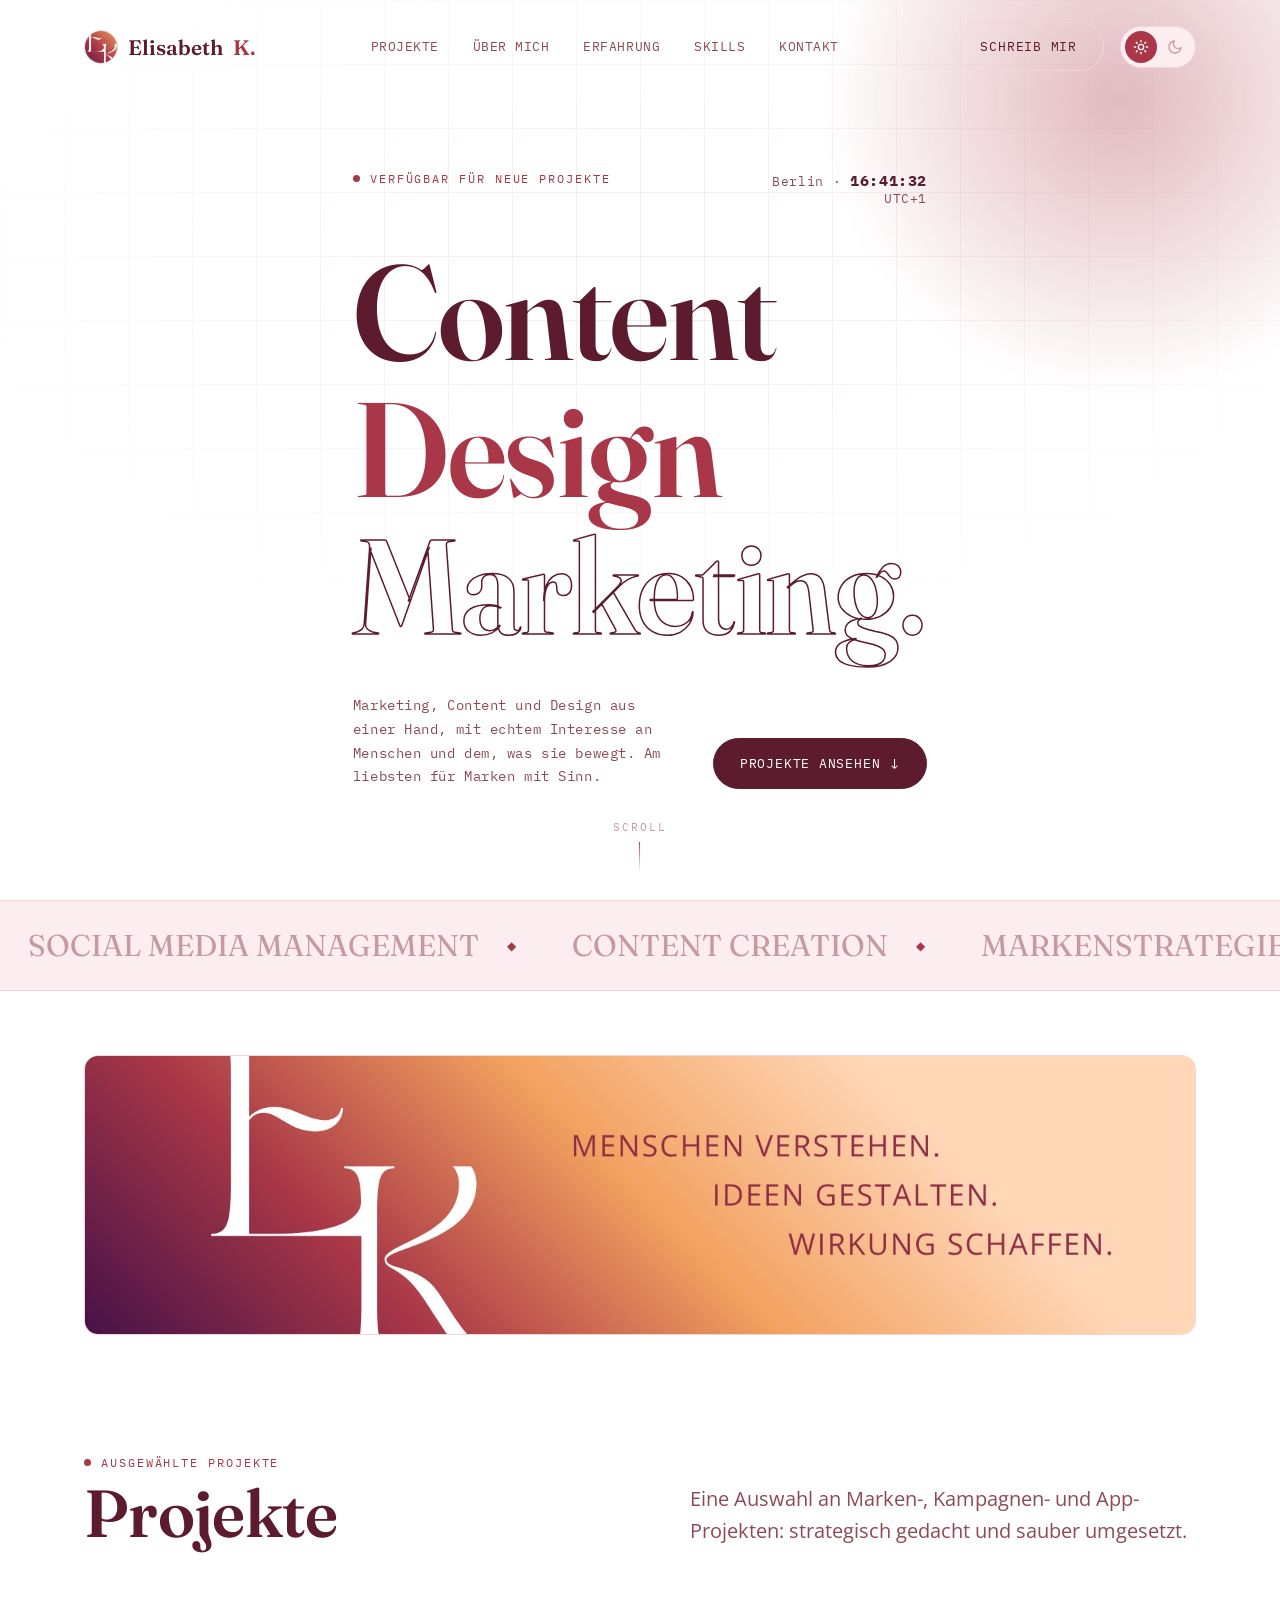
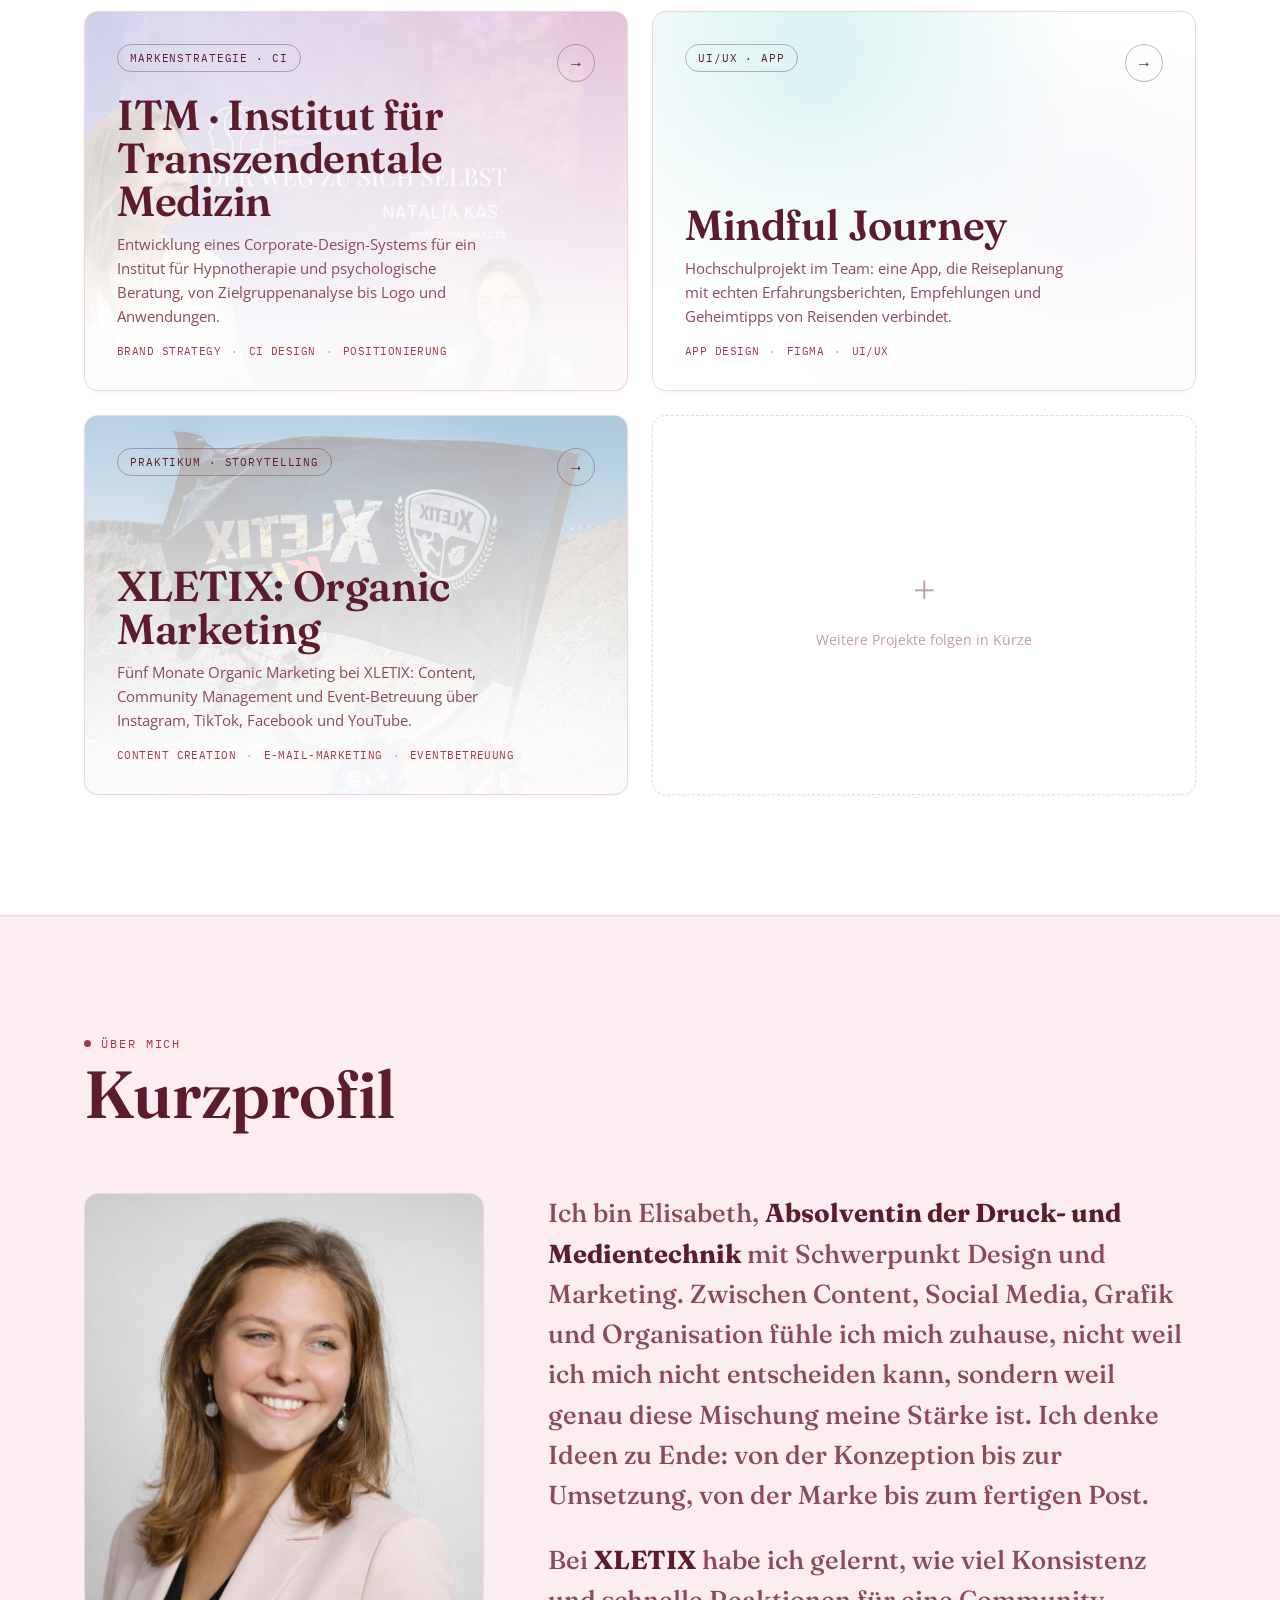
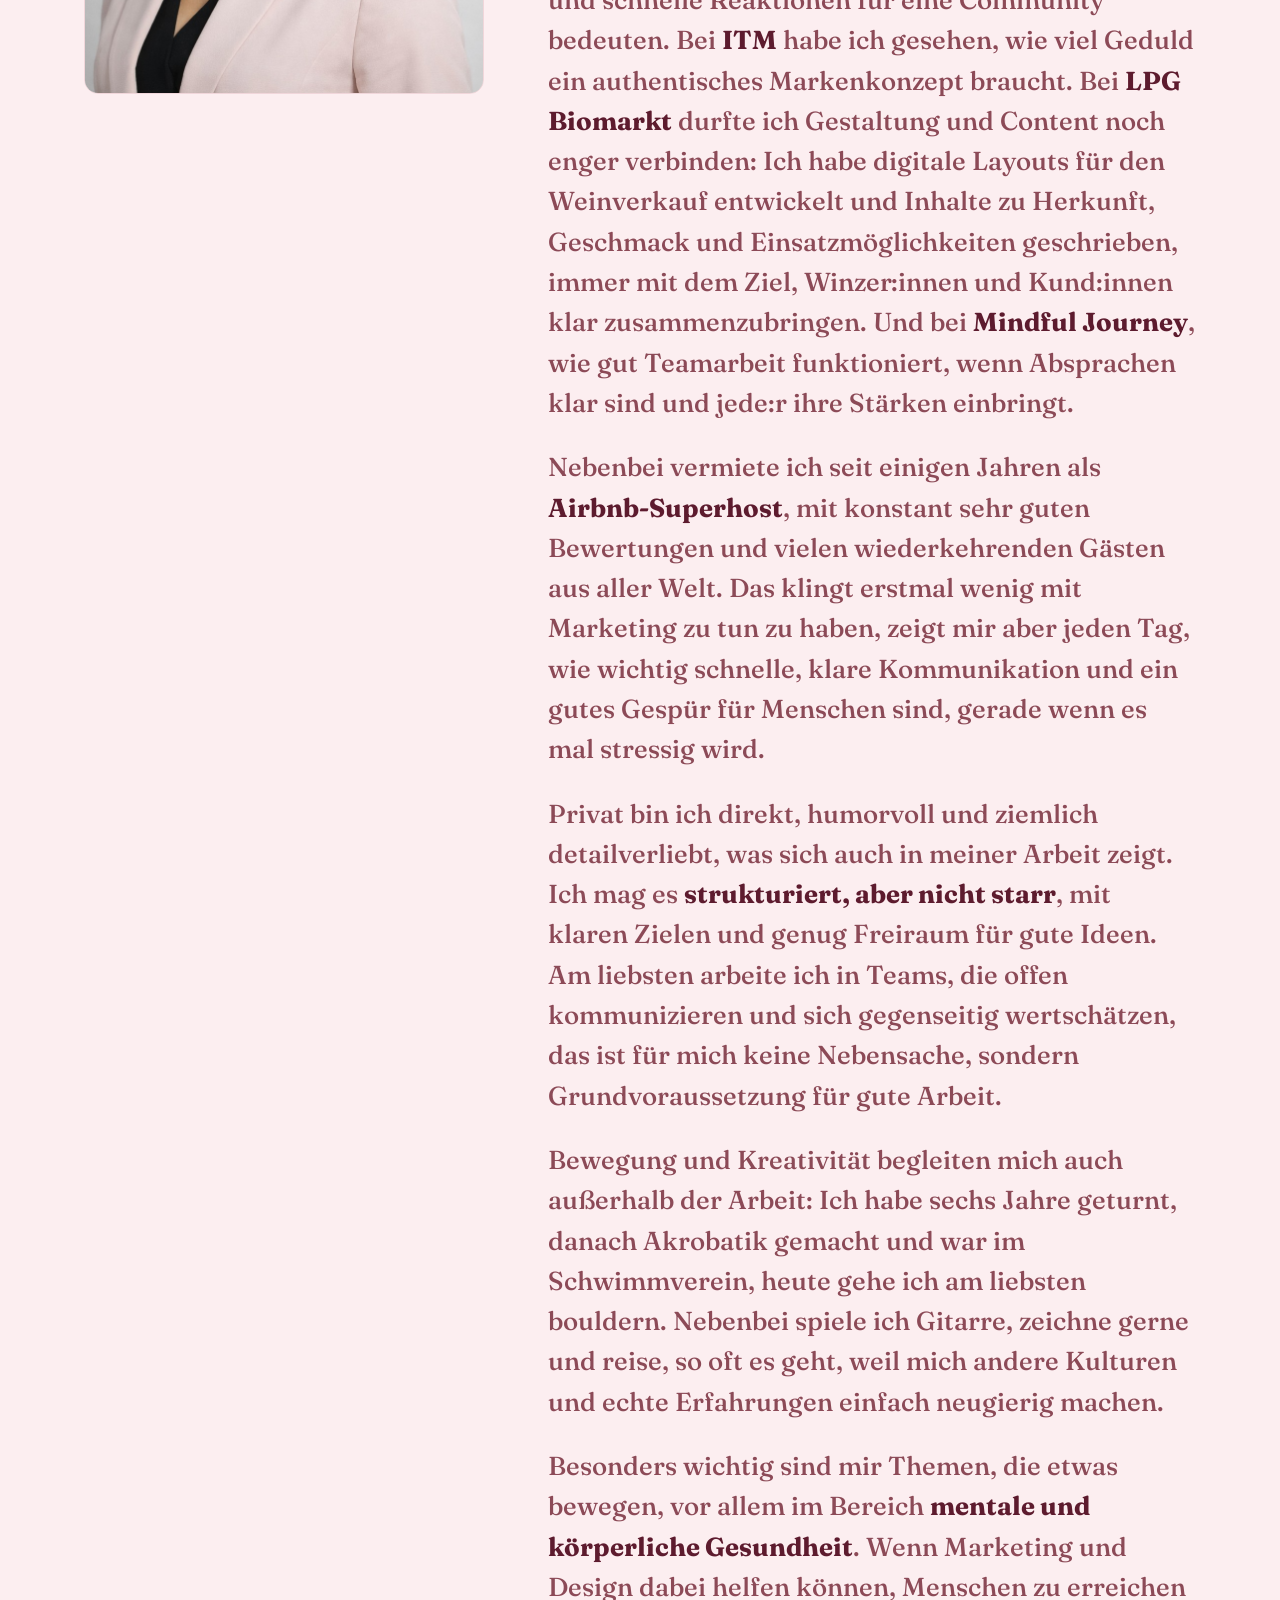
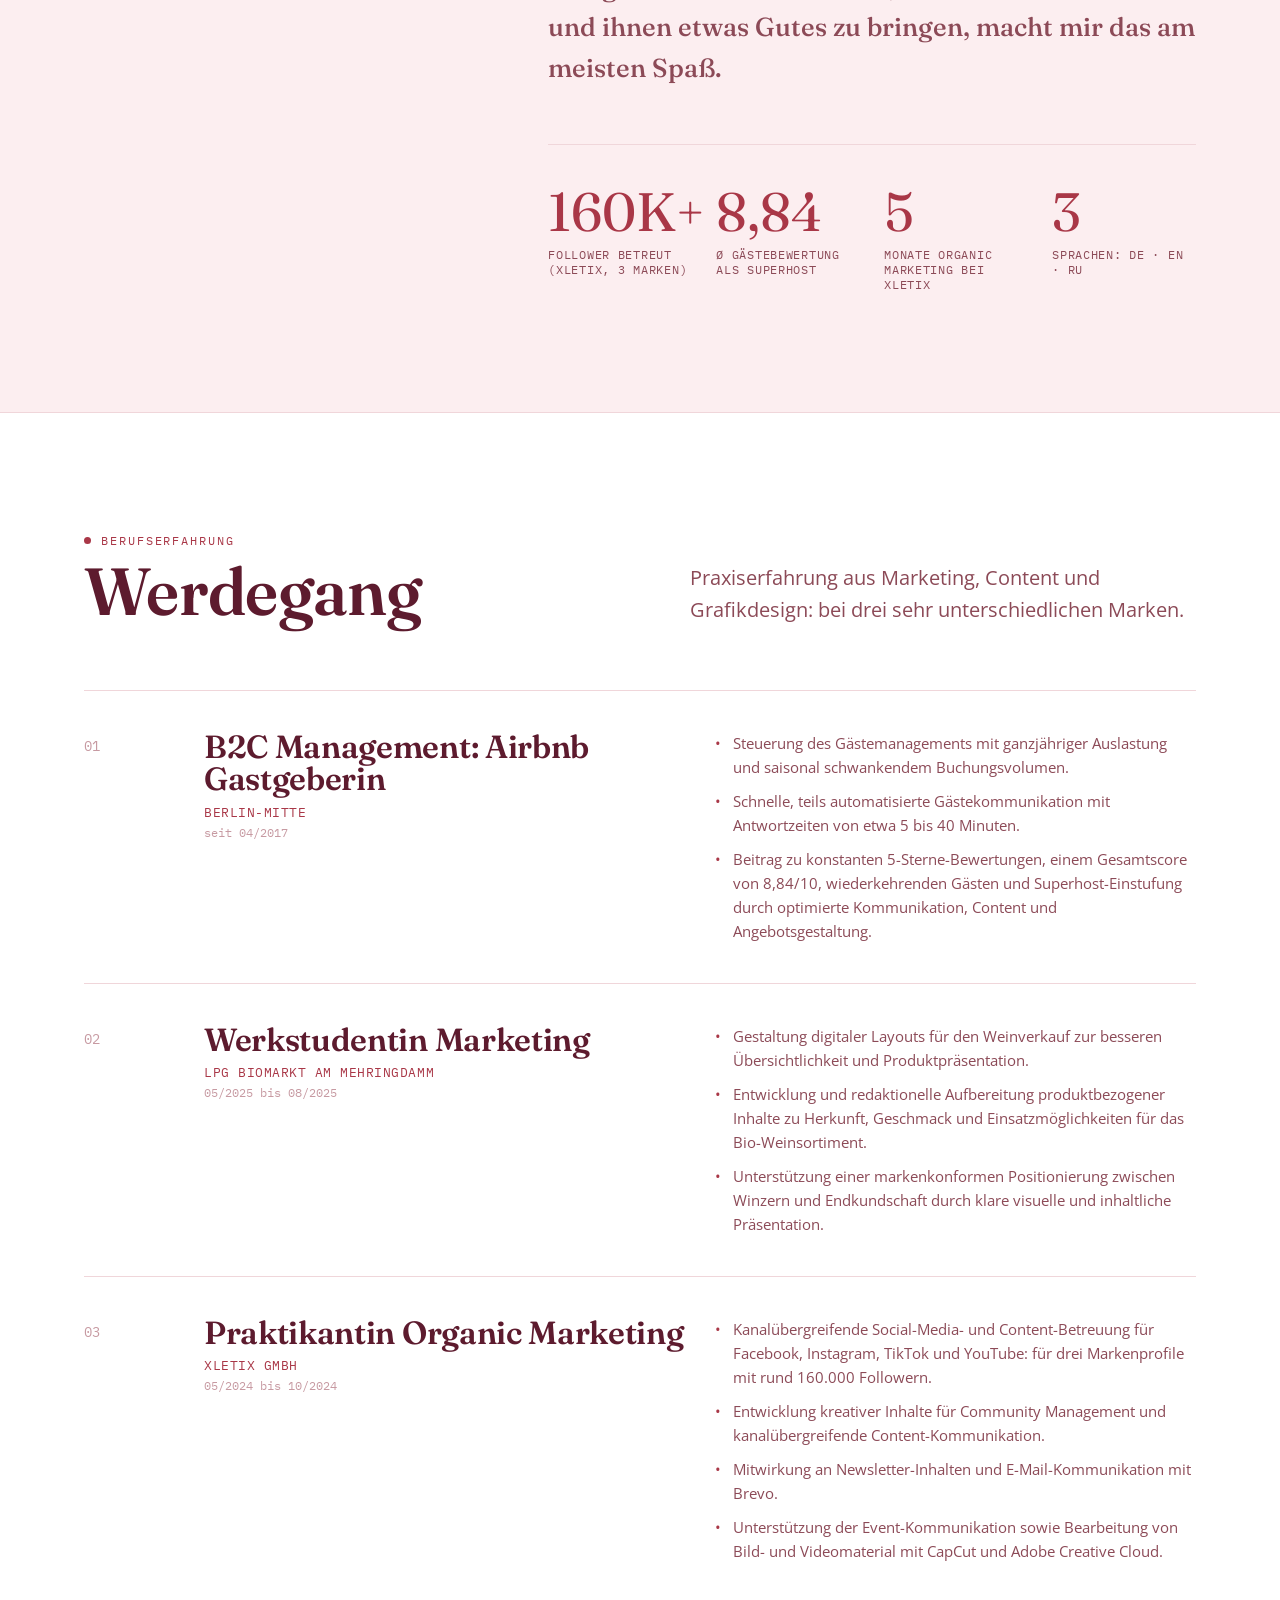
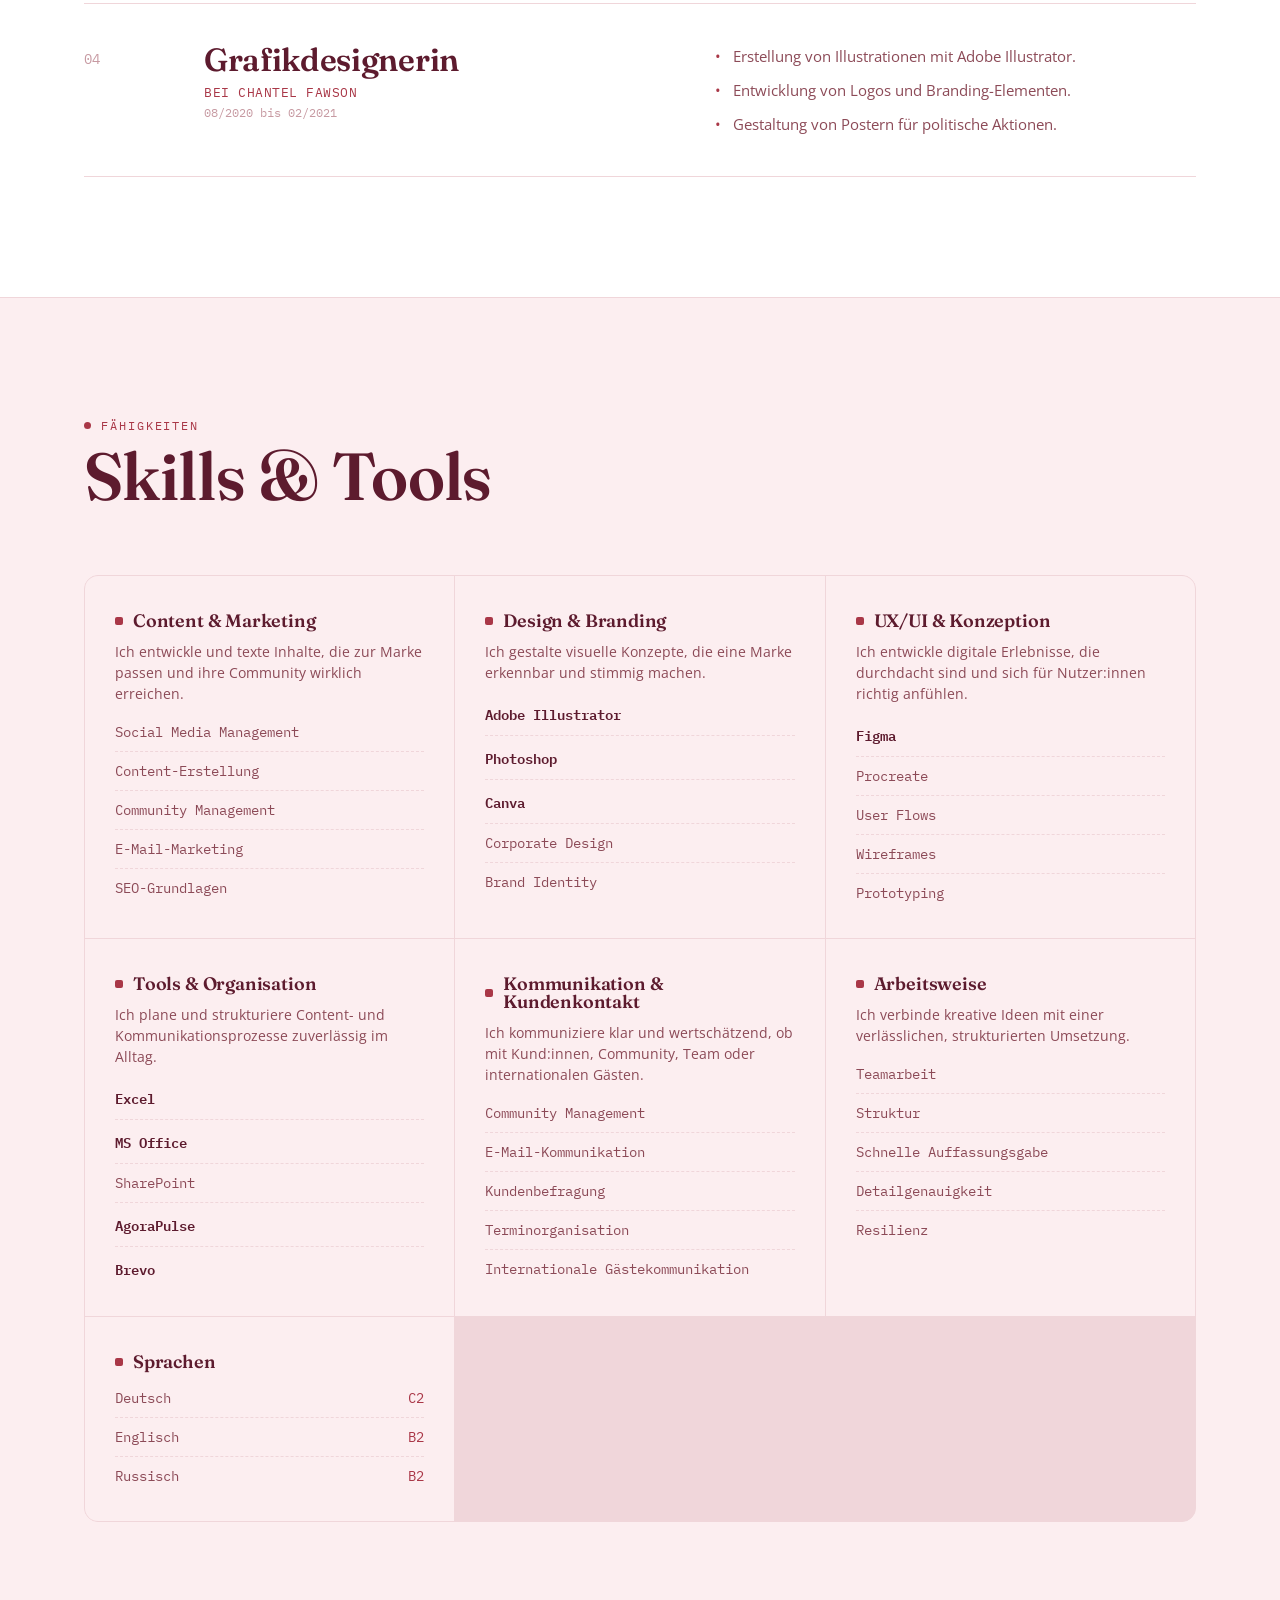
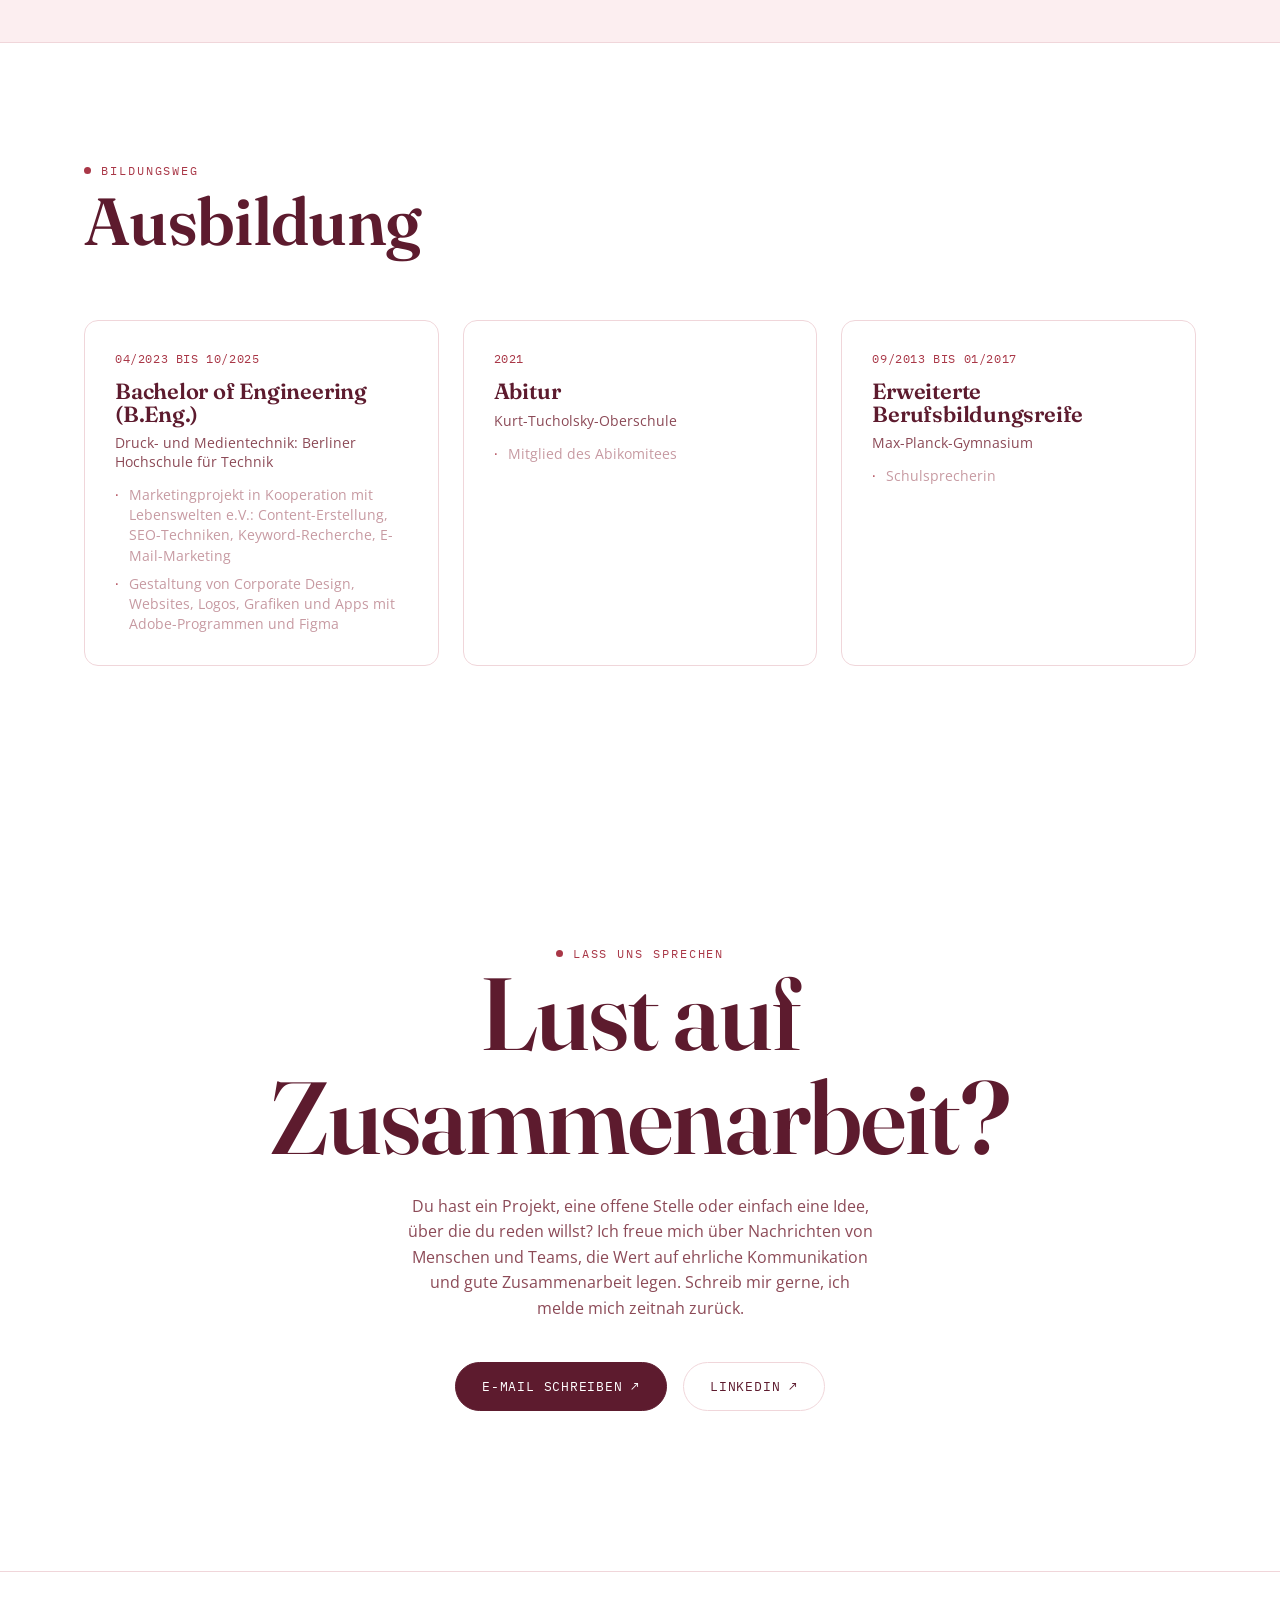
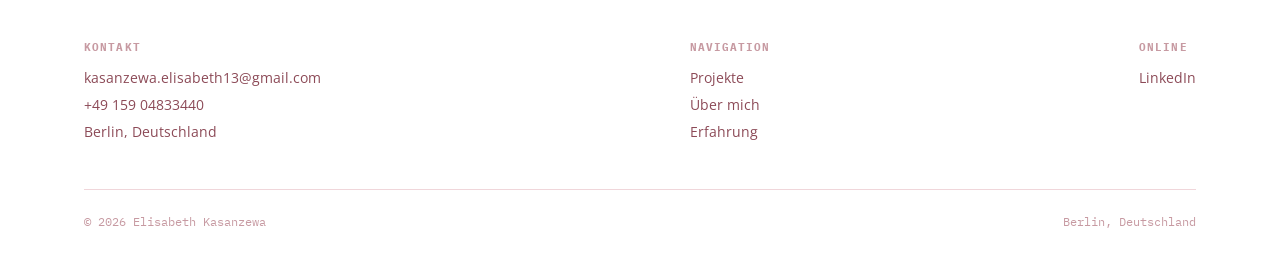
<file: index.html>
<!DOCTYPE html>
<html lang="de">
<head>
<meta charset="UTF-8">
<script>(function(){try{var t=localStorage.getItem('ek-theme');if(t==='light'||(!t&&window.matchMedia('(prefers-color-scheme: light)').matches)){document.documentElement.setAttribute('data-theme','light');}}catch(e){}})();</script>
<meta name="viewport" content="width=device-width, initial-scale=1.0">
<title>Elisabeth Kasanzewa: Marketing, Content &amp; Grafikdesign</title>
<meta name="description" content="Portfolio von Elisabeth Kasanzewa: Absolventin der Druck- und Medientechnik mit Fokus auf Social Media Management, Content Creation, Markenstrategie und Grafikdesign.">

<link rel="preconnect" href="https://fonts.googleapis.com">
<link rel="preconnect" href="https://fonts.gstatic.com" crossorigin>
<link href="https://fonts.googleapis.com/css2?family=Fraunces:opsz,wght@9..144,400;9..144,500;9..144,600;9..144,700&family=Open+Sans:wght@400;500;600;700&family=IBM+Plex+Mono:wght@400;500&display=swap" rel="stylesheet">
<link rel="stylesheet" href="assets/css/style.css">
</head>
<body>

<header class="site-header">
  <div class="wrap">
    <a href="index.html" class="logo"><span class="logo-mark"><img src="assets/images/brand/monogram.jpg" alt="EK Monogramm"></span>Elisabeth <span>K.</span></a>
    <nav class="main-nav">
      <ul>
        <li><a href="index.html#work">Projekte</a></li>
        <li><a href="index.html#about">Über mich</a></li>
        <li><a href="index.html#experience">Erfahrung</a></li>
        <li><a href="index.html#skills">Skills</a></li>
        <li><a href="index.html#contact">Kontakt</a></li>
      </ul>
    </nav>
    <div class="header-cta">
      <a href="mailto:kasanzewa.elisabeth13@gmail.com" class="btn">Schreib mir</a>
            <div class="theme-toggle" aria-label="Farbschema wählen">
        <button type="button" data-theme="light" aria-label="Helles Design">
          <svg viewBox="0 0 24 24" fill="none" stroke="currentColor" stroke-width="2" stroke-linecap="round"><circle cx="12" cy="12" r="4"/><path d="M12 2v2M12 20v2M4.9 4.9l1.4 1.4M17.7 17.7l1.4 1.4M2 12h2M20 12h2M4.9 19.1l1.4-1.4M17.7 6.3l1.4-1.4"/></svg>
        </button>
        <button type="button" data-theme="dark" aria-label="Dunkles Design">
          <svg viewBox="0 0 24 24" fill="none" stroke="currentColor" stroke-width="2" stroke-linecap="round" stroke-linejoin="round"><path d="M21 12.8A9 9 0 1 1 11.2 3a7 7 0 0 0 9.8 9.8Z"/></svg>
        </button>
      </div>
      <button class="nav-toggle" aria-label="Menü öffnen" aria-expanded="false">☰</button>
    </div>
  </div>
</header>

<!-- ============================= HERO ============================= -->
<section class="hero">
  <div class="hero-bg-grid" aria-hidden="true"></div>
  <div class="hero-glow" aria-hidden="true"></div>
  <div class="wrap">
    <div class="hero-top">
      <span class="eyebrow">Verfügbar für neue Projekte</span>
      <div class="hero-clock">
        Berlin · <strong id="liveClock">--:--:--</strong><br>UTC+1
      </div>
    </div>

    <h1 class="hero-title">
      <span class="line">Content</span>
      <span class="line accent-fill">Design</span>
      <span class="line accent-outline">Marketing.</span>
    </h1>

    <div class="hero-sub">
      <p class="hero-role">
        Marketing, Content und Design aus einer Hand, mit echtem Interesse an Menschen
        und dem, was sie bewegt. Am liebsten für Marken mit Sinn.
      </p>
      <a href="#work" class="btn btn-solid">Projekte ansehen <span class="btn-arrow">↓</span></a>
    </div>
  </div>

  <div class="scroll-cue">
    <span>Scroll</span>
    <span class="stick"></span>
  </div>
</section>

<!-- ============================= MARQUEE ============================= -->
<div class="marquee-section">
  <div class="marquee-track" aria-hidden="true">
    <span>Social Media Management</span>
    <span>Content Creation</span>
    <span>Markenstrategie</span>
    <span>Grafikdesign</span>
    <span>E-Mail-Marketing</span>
    <span>SEO-Grundlagen</span>
    <span>Community Management</span>
    <span>Adobe Creative Cloud</span>
    <span>Photoshop</span>
    <span>UX/UI</span>
    <span>Figma</span>
    <span>AgoraPulse</span>
    <span>Social Media Management</span>
    <span>Content Creation</span>
    <span>Markenstrategie</span>
    <span>Grafikdesign</span>
    <span>E-Mail-Marketing</span>
    <span>SEO-Grundlagen</span>
    <span>Community Management</span>
    <span>Adobe Creative Cloud</span>
    <span>Photoshop</span>
    <span>UX/UI</span>
    <span>Figma</span>
    <span>AgoraPulse</span>
  </div></div>

<!-- BRAND STATEMENT -->
<section class="brand-banner">
  <div class="wrap">
    <a href="index.html" class="brand-banner-img reveal">
      <img src="assets/images/brand/banner.jpg" alt="Elisabeth Kasanzewa: Menschen verstehen. Ideen gestalten. Wirkung schaffen.">
    </a>
  </div>
</section>

<!-- ============================= WORK ============================= -->
<section id="work">
  <div class="wrap">
    <div class="section-head reveal">
      <div>
        <span class="eyebrow">Ausgewählte Projekte</span>
        <h2>Projekte</h2>
      </div>
      <p class="lead">Eine Auswahl an Marken-, Kampagnen- und App-Projekten: strategisch gedacht und sauber umgesetzt.</p>
    </div>

    <!--
      NEUES PROJEKT HINZUFÜGEN:
      1. Ordner "projects/mein-neues-projekt.html" anlegen (z. B. Kopie von projects/itm.html als Vorlage)
      2. Unten eine neue .work-card einfügen (Kopie einer bestehenden Karte, Link + Texte anpassen)
      3. Bild in assets/images/ ablegen und im card-media Style referenzieren
    -->
    <div class="work-grid">

      <a href="projects/itm.html" class="work-card reveal">
        <div class="card-media" style="background-image:url('assets/images/itm/banner-campaign.jpg');"></div>
        <div class="card-shade"></div>
        <div class="card-top">
          <span class="card-tag">Markenstrategie · CI</span>
          <span class="card-arrow">→</span>
        </div>
        <div class="card-bottom">
          <h3>ITM · Institut für Transzendentale Medizin</h3>
          <p>Entwicklung eines Corporate-Design-Systems für ein Institut für Hypnotherapie und psychologische Beratung, von Zielgruppenanalyse bis Logo und Anwendungen.</p>
          <div class="card-meta">
            <span>Brand Strategy</span>
            <span>CI Design</span>
            <span>Positionierung</span>
          </div>
        </div>
      </a>

      <a href="projects/mindful-journey.html" class="work-card reveal">
        <div class="card-media" style="background:radial-gradient(circle at 30% 20%, rgba(0,175,175,.55), transparent 55%), radial-gradient(circle at 80% 85%, rgba(160,111,196,.5), transparent 55%);"></div>
        <div class="card-shade"></div>
        <div class="card-top">
          <span class="card-tag">UI/UX · App</span>
          <span class="card-arrow">→</span>
        </div>
        <div class="card-bottom">
          <h3>Mindful Journey</h3>
          <p>Hochschulprojekt im Team: eine App, die Reiseplanung mit echten Erfahrungsberichten, Empfehlungen und Geheimtipps von Reisenden verbindet.</p>
          <div class="card-meta">
            <span>App Design</span>
            <span>Figma</span>
            <span>UI/UX</span>
          </div>
        </div>
      </a>

      <a href="projects/xletix.html" class="work-card reveal">
        <div class="card-media" style="background-image:url('assets/images/xletix/event-flag-team.jpg'); background-position: top center;"></div>
        <div class="card-shade"></div>
        <div class="card-top">
          <span class="card-tag">Praktikum · Storytelling</span>
          <span class="card-arrow">→</span>
        </div>
        <div class="card-bottom">
          <h3>XLETIX: Organic Marketing</h3>
          <p>Fünf Monate Organic Marketing bei XLETIX: Content, Community Management und Event-Betreuung über Instagram, TikTok, Facebook und YouTube.</p>
          <div class="card-meta">
            <span>Content Creation</span>
            <span>E-Mail-Marketing</span>
            <span>Eventbetreuung</span>
          </div>
        </div>
      </a>

      <!-- ============================================================
           NEUES PROJEKT HIER EINFÜGEN
           Diesen Block kopieren, direkt VOR die Platzhalter-Karte einfügen,
           dann Link, Bild/Farbverlauf, Tag, Titel, Text und Meta-Tags anpassen.

      <a href="projects/mein-neues-projekt.html" class="work-card reveal">
        <div class="card-media" style="background-image:url('assets/images/mein-projekt/cover.jpg');"></div>
        <div class="card-shade"></div>
        <div class="card-top">
          <span class="card-tag">Kategorie · Kurzform</span>
          <span class="card-arrow">→</span>
        </div>
        <div class="card-bottom">
          <h3>Projektname</h3>
          <p>Kurzbeschreibung in maximal zwei Sätzen.</p>
          <div class="card-meta">
            <span>Skill 1</span>
            <span>Skill 2</span>
            <span>Skill 3</span>
          </div>
        </div>
      </a>

      ============================================================ -->

      <div class="work-card is-placeholder reveal">
        <span class="plus">+</span>
        <p>Weitere Projekte folgen in Kürze</p>
      </div>

    </div>
  </div>
</section>

<!-- ============================= ABOUT ============================= -->
<section id="about" class="about">
  <div class="wrap">
    <div class="section-head reveal">
      <div>
        <span class="eyebrow">Über mich</span>
        <h2>Kurzprofil</h2>
      </div>
    </div>

    <div class="about-grid">
      <div class="about-portrait reveal">
        <div class="img-frame"><img src="assets/images/about/headshot.jpg" alt="Portrait von Elisabeth Kasanzewa"></div>
      </div>
      <div class="about-copy reveal">
        <p>
          Ich bin Elisabeth, <b>Absolventin der Druck- und Medientechnik</b> mit Schwerpunkt Design und
          Marketing. Zwischen Content, Social Media, Grafik und Organisation fühle ich mich zuhause,
          nicht weil ich mich nicht entscheiden kann, sondern weil genau diese Mischung meine Stärke ist.
          Ich denke Ideen zu Ende: von der Konzeption bis zur Umsetzung, von der Marke bis zum fertigen Post.
        </p>
        <p>
          Bei <b>XLETIX</b> habe ich gelernt, wie viel Konsistenz und schnelle Reaktionen für eine
          Community bedeuten. Bei <b>ITM</b> habe ich gesehen, wie viel Geduld ein authentisches
          Markenkonzept braucht. Bei <b>LPG Biomarkt</b> durfte ich Gestaltung und Content noch enger
          verbinden: Ich habe digitale Layouts für den Weinverkauf entwickelt und Inhalte zu Herkunft,
          Geschmack und Einsatzmöglichkeiten geschrieben, immer mit dem Ziel, Winzer:innen und Kund:innen
          klar zusammenzubringen. Und bei <b>Mindful Journey</b>, wie gut Teamarbeit funktioniert, wenn
          Absprachen klar sind und jede:r ihre Stärken einbringt.
        </p>
        <p>
          Nebenbei vermiete ich seit einigen Jahren als <b>Airbnb-Superhost</b>, mit konstant sehr guten
          Bewertungen und vielen wiederkehrenden Gästen aus aller Welt. Das klingt erstmal wenig mit
          Marketing zu tun zu haben, zeigt mir aber jeden Tag, wie wichtig schnelle, klare Kommunikation
          und ein gutes Gespür für Menschen sind, gerade wenn es mal stressig wird.
        </p>
        <p>
          Privat bin ich direkt, humorvoll und ziemlich detailverliebt, was sich auch in meiner Arbeit
          zeigt. Ich mag es <b>strukturiert, aber nicht starr</b>, mit klaren Zielen und genug Freiraum
          für gute Ideen. Am liebsten arbeite ich in Teams, die offen kommunizieren und sich gegenseitig
          wertschätzen, das ist für mich keine Nebensache, sondern Grundvoraussetzung für gute Arbeit.
        </p>
        <p>
          Bewegung und Kreativität begleiten mich auch außerhalb der Arbeit: Ich habe sechs Jahre
          geturnt, danach Akrobatik gemacht und war im Schwimmverein, heute gehe ich am liebsten
          bouldern. Nebenbei spiele ich Gitarre, zeichne gerne und reise, so oft es geht, weil mich
          andere Kulturen und echte Erfahrungen einfach neugierig machen.
        </p>
        <p>
          Besonders wichtig sind mir Themen, die etwas bewegen, vor allem im Bereich <b>mentale und
          körperliche Gesundheit</b>. Wenn Marketing und Design dabei helfen können, Menschen zu erreichen
          und ihnen etwas Gutes zu bringen, macht mir das am meisten Spaß.
        </p>

        <div class="fact-grid">
          <div class="fact">
            <div class="num">160K+</div>
            <div class="label">Follower betreut (XLETIX, 3 Marken)</div>
          </div>
          <div class="fact">
            <div class="num">8,84</div>
            <div class="label">Ø Gästebewertung als Superhost</div>
          </div>
          <div class="fact">
            <div class="num">5</div>
            <div class="label">Monate Organic Marketing bei XLETIX</div>
          </div>
          <div class="fact">
            <div class="num">3</div>
            <div class="label">Sprachen: DE · EN · RU</div>
          </div>
        </div>
      </div>
    </div>
  </div>
</section>

<!-- ============================= EXPERIENCE ============================= -->
<section id="experience">
  <div class="wrap">
    <div class="section-head reveal">
      <div>
        <span class="eyebrow">Berufserfahrung</span>
        <h2>Werdegang</h2>
      </div>
      <p class="lead">Praxiserfahrung aus Marketing, Content und Grafikdesign: bei drei sehr unterschiedlichen Marken.</p>
    </div>

    <div class="exp-list">

      <div class="exp-item reveal">
        <div class="exp-no">01</div>
        <div class="exp-role">
          <h3>B2C Management: Airbnb Gastgeberin</h3>
          <div class="exp-org">Berlin-Mitte</div>
          <div class="exp-date">seit 04/2017</div>
        </div>
        <div class="exp-detail">
          <ul>
            <li>Steuerung des Gästemanagements mit ganzjähriger Auslastung und saisonal schwankendem Buchungsvolumen.</li>
            <li>Schnelle, teils automatisierte Gästekommunikation mit Antwortzeiten von etwa 5 bis 40 Minuten.</li>
            <li>Beitrag zu konstanten 5-Sterne-Bewertungen, einem Gesamtscore von 8,84/10, wiederkehrenden Gästen und Superhost-Einstufung durch optimierte Kommunikation, Content und Angebotsgestaltung.</li>
          </ul>
        </div>
      </div>

      <div class="exp-item reveal">
        <div class="exp-no">02</div>
        <div class="exp-role">
          <h3>Werkstudentin Marketing</h3>
          <div class="exp-org">LPG BioMarkt am Mehringdamm</div>
          <div class="exp-date">05/2025 bis 08/2025</div>
        </div>
        <div class="exp-detail">
          <ul>
            <li>Gestaltung digitaler Layouts für den Weinverkauf zur besseren Übersichtlichkeit und Produktpräsentation.</li>
            <li>Entwicklung und redaktionelle Aufbereitung produktbezogener Inhalte zu Herkunft, Geschmack und Einsatzmöglichkeiten für das Bio-Weinsortiment.</li>
            <li>Unterstützung einer markenkonformen Positionierung zwischen Winzern und Endkundschaft durch klare visuelle und inhaltliche Präsentation.</li>
          </ul>
        </div>
      </div>

      <div class="exp-item reveal">
        <div class="exp-no">03</div>
        <div class="exp-role">
          <h3>Praktikantin Organic Marketing</h3>
          <div class="exp-org">XLETIX GmbH</div>
          <div class="exp-date">05/2024 bis 10/2024</div>
        </div>
        <div class="exp-detail">
          <ul>
            <li>Kanalübergreifende Social-Media- und Content-Betreuung für Facebook, Instagram, TikTok und YouTube: für drei Markenprofile mit rund 160.000 Followern.</li>
            <li>Entwicklung kreativer Inhalte für Community Management und kanalübergreifende Content-Kommunikation.</li>
            <li>Mitwirkung an Newsletter-Inhalten und E-Mail-Kommunikation mit Brevo.</li>
            <li>Unterstützung der Event-Kommunikation sowie Bearbeitung von Bild- und Videomaterial mit CapCut und Adobe Creative Cloud.</li>
          </ul>
        </div>
      </div>

      <div class="exp-item reveal">
        <div class="exp-no">04</div>
        <div class="exp-role">
          <h3>Grafikdesignerin</h3>
          <div class="exp-org">bei Chantel Fawson</div>
          <div class="exp-date">08/2020 bis 02/2021</div>
        </div>
        <div class="exp-detail">
          <ul>
            <li>Erstellung von Illustrationen mit Adobe Illustrator.</li>
            <li>Entwicklung von Logos und Branding-Elementen.</li>
            <li>Gestaltung von Postern für politische Aktionen.</li>
          </ul>
        </div>
      </div>

    </div>
  </div>
</section>

<!-- ============================= SKILLS ============================= -->
<section id="skills" class="skills">
  <div class="wrap">
    <div class="section-head reveal">
      <div>
        <span class="eyebrow">Fähigkeiten</span>
        <h2>Skills &amp; Tools</h2>
      </div>
    </div>

    <div class="skills-grid reveal">
      <div class="skill-block">
        <h4>Content &amp; Marketing</h4>
        <p class="skill-desc">Ich entwickle und texte Inhalte, die zur Marke passen und ihre Community wirklich erreichen.</p>
        <ul>
          <li>Social Media Management</li>
          <li>Content-Erstellung</li>
          <li>Community Management</li>
          <li>E-Mail-Marketing</li>
          <li>SEO-Grundlagen</li>
        </ul>
      </div>
      <div class="skill-block">
        <h4>Design &amp; Branding</h4>
        <p class="skill-desc">Ich gestalte visuelle Konzepte, die eine Marke erkennbar und stimmig machen.</p>
        <ul>
          <li><b>Adobe Illustrator</b></li>
          <li><b>Photoshop</b></li>
          <li><b>Canva</b></li>
          <li>Corporate Design</li>
          <li>Brand Identity</li>
        </ul>
      </div>
      <div class="skill-block">
        <h4>UX/UI &amp; Konzeption</h4>
        <p class="skill-desc">Ich entwickle digitale Erlebnisse, die durchdacht sind und sich für Nutzer:innen richtig anfühlen.</p>
        <ul>
          <li><b>Figma</b></li>
          <li>Procreate</li>
          <li>User Flows</li>
          <li>Wireframes</li>
          <li>Prototyping</li>
        </ul>
      </div>
      <div class="skill-block">
        <h4>Tools &amp; Organisation</h4>
        <p class="skill-desc">Ich plane und strukturiere Content- und Kommunikationsprozesse zuverlässig im Alltag.</p>
        <ul>
          <li><b>Excel</b></li>
          <li><b>MS Office</b></li>
          <li>SharePoint</li>
          <li><b>AgoraPulse</b></li>
          <li><b>Brevo</b></li>
        </ul>
      </div>
      <div class="skill-block">
        <h4>Kommunikation &amp; Kundenkontakt</h4>
        <p class="skill-desc">Ich kommuniziere klar und wertschätzend, ob mit Kund:innen, Community, Team oder internationalen Gästen.</p>
        <ul>
          <li>Community Management</li>
          <li>E-Mail-Kommunikation</li>
          <li>Kundenbefragung</li>
          <li>Terminorganisation</li>
          <li>Internationale Gästekommunikation</li>
        </ul>
      </div>
      <div class="skill-block">
        <h4>Arbeitsweise</h4>
        <p class="skill-desc">Ich verbinde kreative Ideen mit einer verlässlichen, strukturierten Umsetzung.</p>
        <ul>
          <li>Teamarbeit</li>
          <li>Struktur</li>
          <li>Schnelle Auffassungsgabe</li>
          <li>Detailgenauigkeit</li>
          <li>Resilienz</li>
        </ul>
      </div>
      <div class="skill-block">
        <h4>Sprachen</h4>
        <ul>
          <li>Deutsch <span class="lang-level">C2</span></li>
          <li>Englisch <span class="lang-level">B2</span></li>
          <li>Russisch <span class="lang-level">B2</span></li>
        </ul>
      </div>
    </div>
  </div>
</section>

<!-- ============================= EDUCATION ============================= -->
<section id="education">
  <div class="wrap">
    <div class="section-head reveal">
      <div>
        <span class="eyebrow">Bildungsweg</span>
        <h2>Ausbildung</h2>
      </div>
    </div>

    <div class="edu-list reveal">
      <div class="edu-card">
        <div class="edu-date">04/2023 bis 10/2025</div>
        <h3>Bachelor of Engineering (B.Eng.)</h3>
        <div class="edu-org">Druck- und Medientechnik: Berliner Hochschule für Technik</div>
        <ul>
          <li>Marketingprojekt in Kooperation mit Lebenswelten e.V.: Content-Erstellung, SEO-Techniken, Keyword-Recherche, E-Mail-Marketing</li>
          <li>Gestaltung von Corporate Design, Websites, Logos, Grafiken und Apps mit Adobe-Programmen und Figma</li>
        </ul>
      </div>
      <div class="edu-card">
        <div class="edu-date">2021</div>
        <h3>Abitur</h3>
        <div class="edu-org">Kurt-Tucholsky-Oberschule</div>
        <ul>
          <li>Mitglied des Abikomitees</li>
        </ul>
      </div>
      <div class="edu-card">
        <div class="edu-date">09/2013 bis 01/2017</div>
        <h3>Erweiterte Berufsbildungsreife</h3>
        <div class="edu-org">Max-Planck-Gymnasium</div>
        <ul>
          <li>Schulsprecherin</li>
        </ul>
      </div>
    </div>
  </div>
</section>

<!-- ============================= CTA ============================= -->
<section id="contact" class="cta">
  <div class="wrap">
    <span class="eyebrow" style="justify-content:center;">Lass uns sprechen</span>
    <h2 class="reveal">Lust auf<br>Zusammenarbeit?</h2>
    <p class="cta-text reveal">
      Du hast ein Projekt, eine offene Stelle oder einfach eine Idee, über die du reden willst?
      Ich freue mich über Nachrichten von Menschen und Teams, die Wert auf ehrliche Kommunikation
      und gute Zusammenarbeit legen. Schreib mir gerne, ich melde mich zeitnah zurück.
    </p>
    <div class="cta-actions reveal">
      <a href="mailto:kasanzewa.elisabeth13@gmail.com" class="btn btn-solid">E-Mail schreiben ↗</a>
      <a href="https://www.linkedin.com/in/elisabeth-kasanzewa-6425612b8/" target="_blank" rel="noopener" class="btn">LinkedIn ↗</a>
    </div>
  </div>
</section>

<!-- ============================= FOOTER ============================= -->
<footer class="site-footer">
  <div class="wrap">
    <div class="footer-grid">
      <div class="footer-col">
        <h5>Kontakt</h5>
        <a href="mailto:kasanzewa.elisabeth13@gmail.com">kasanzewa.elisabeth13@gmail.com</a>
        <a href="tel:+4915904833440">+49 159 04833440</a>
        <p>Berlin, Deutschland</p>
      </div>
      <div class="footer-col">
        <h5>Navigation</h5>
        <a href="index.html#work">Projekte</a>
        <a href="index.html#about">Über mich</a>
        <a href="index.html#experience">Erfahrung</a>
      </div>
      <div class="footer-col">
        <h5>Online</h5>
        <a href="https://www.linkedin.com/in/elisabeth-kasanzewa-6425612b8/" target="_blank" rel="noopener">LinkedIn</a>
      </div>
    </div>
    <div class="footer-bottom">
      <span>© <span id="year"></span> Elisabeth Kasanzewa</span>
      <span>Berlin, Deutschland</span>
    </div>
  </div>
</footer>

<script>document.getElementById('year').textContent = new Date().getFullYear();</script>
<script src="assets/js/main.js"></script>
</body>
</html>
</file>
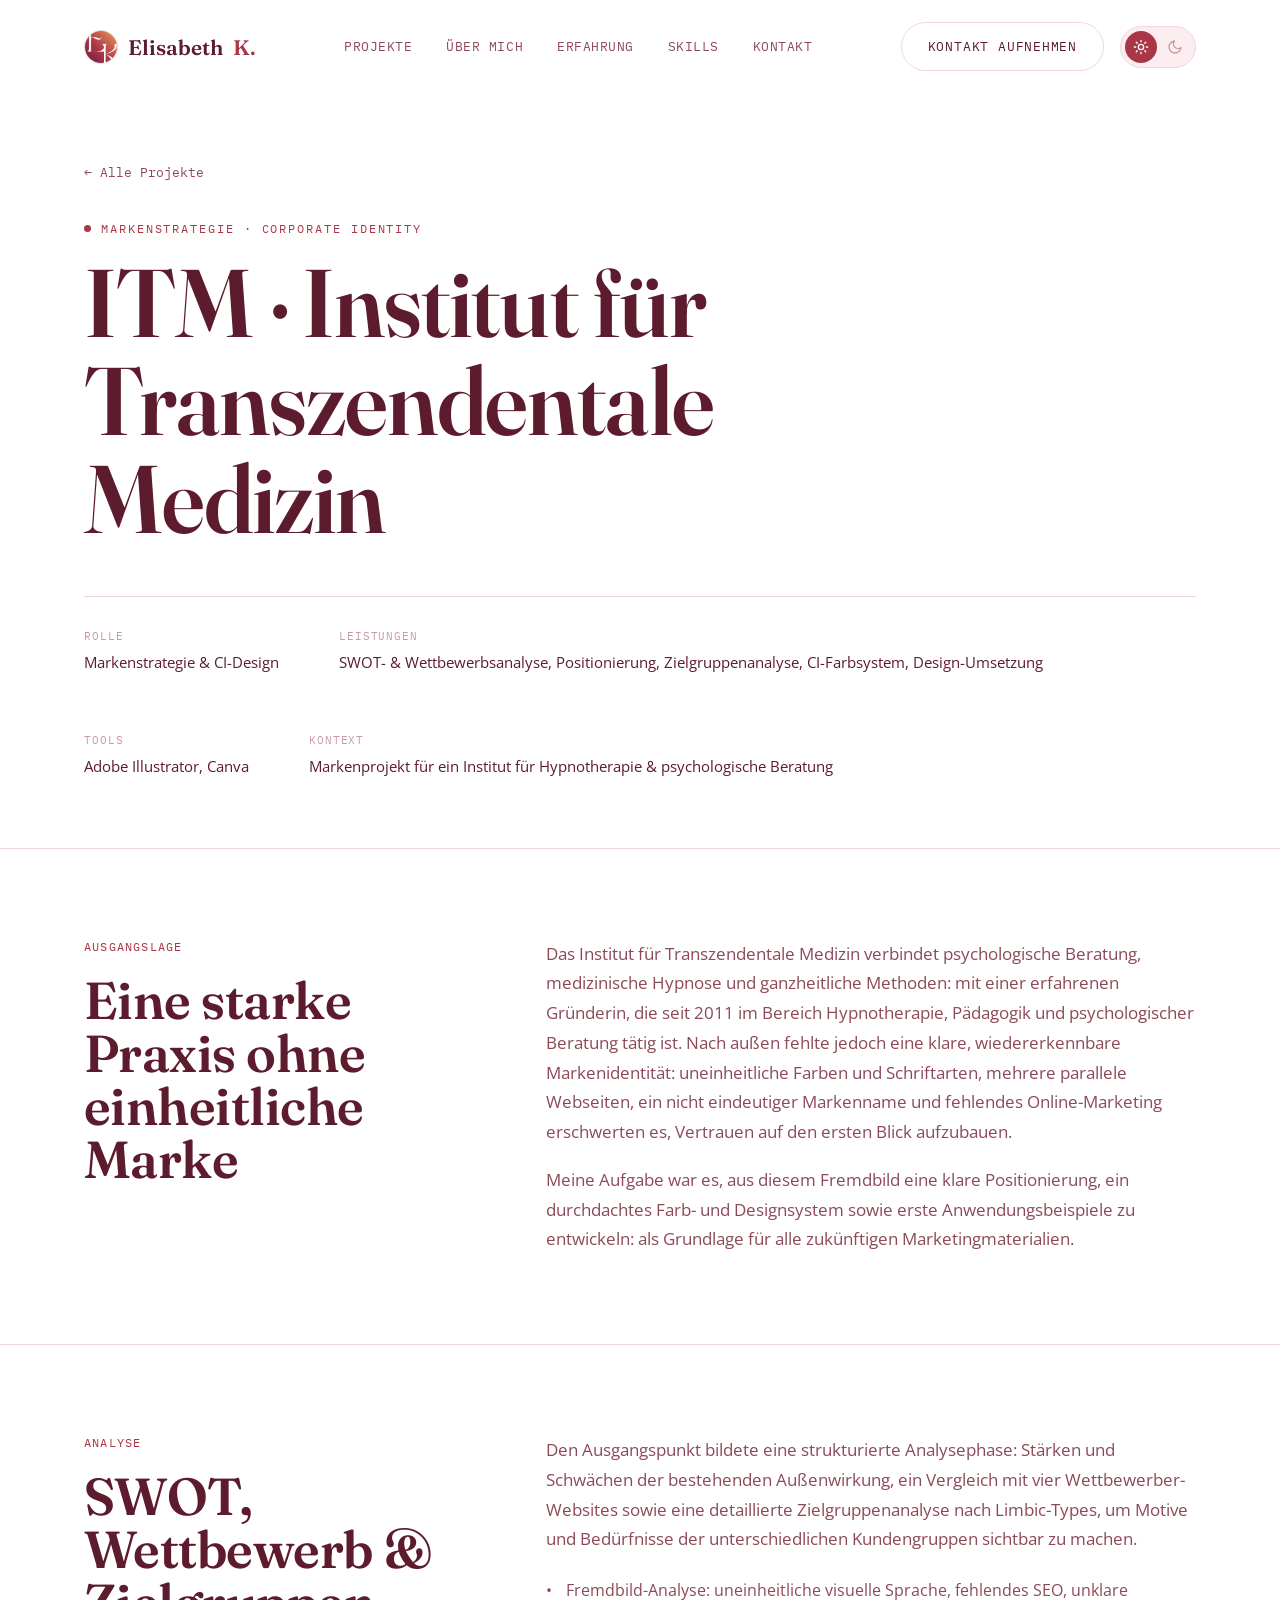
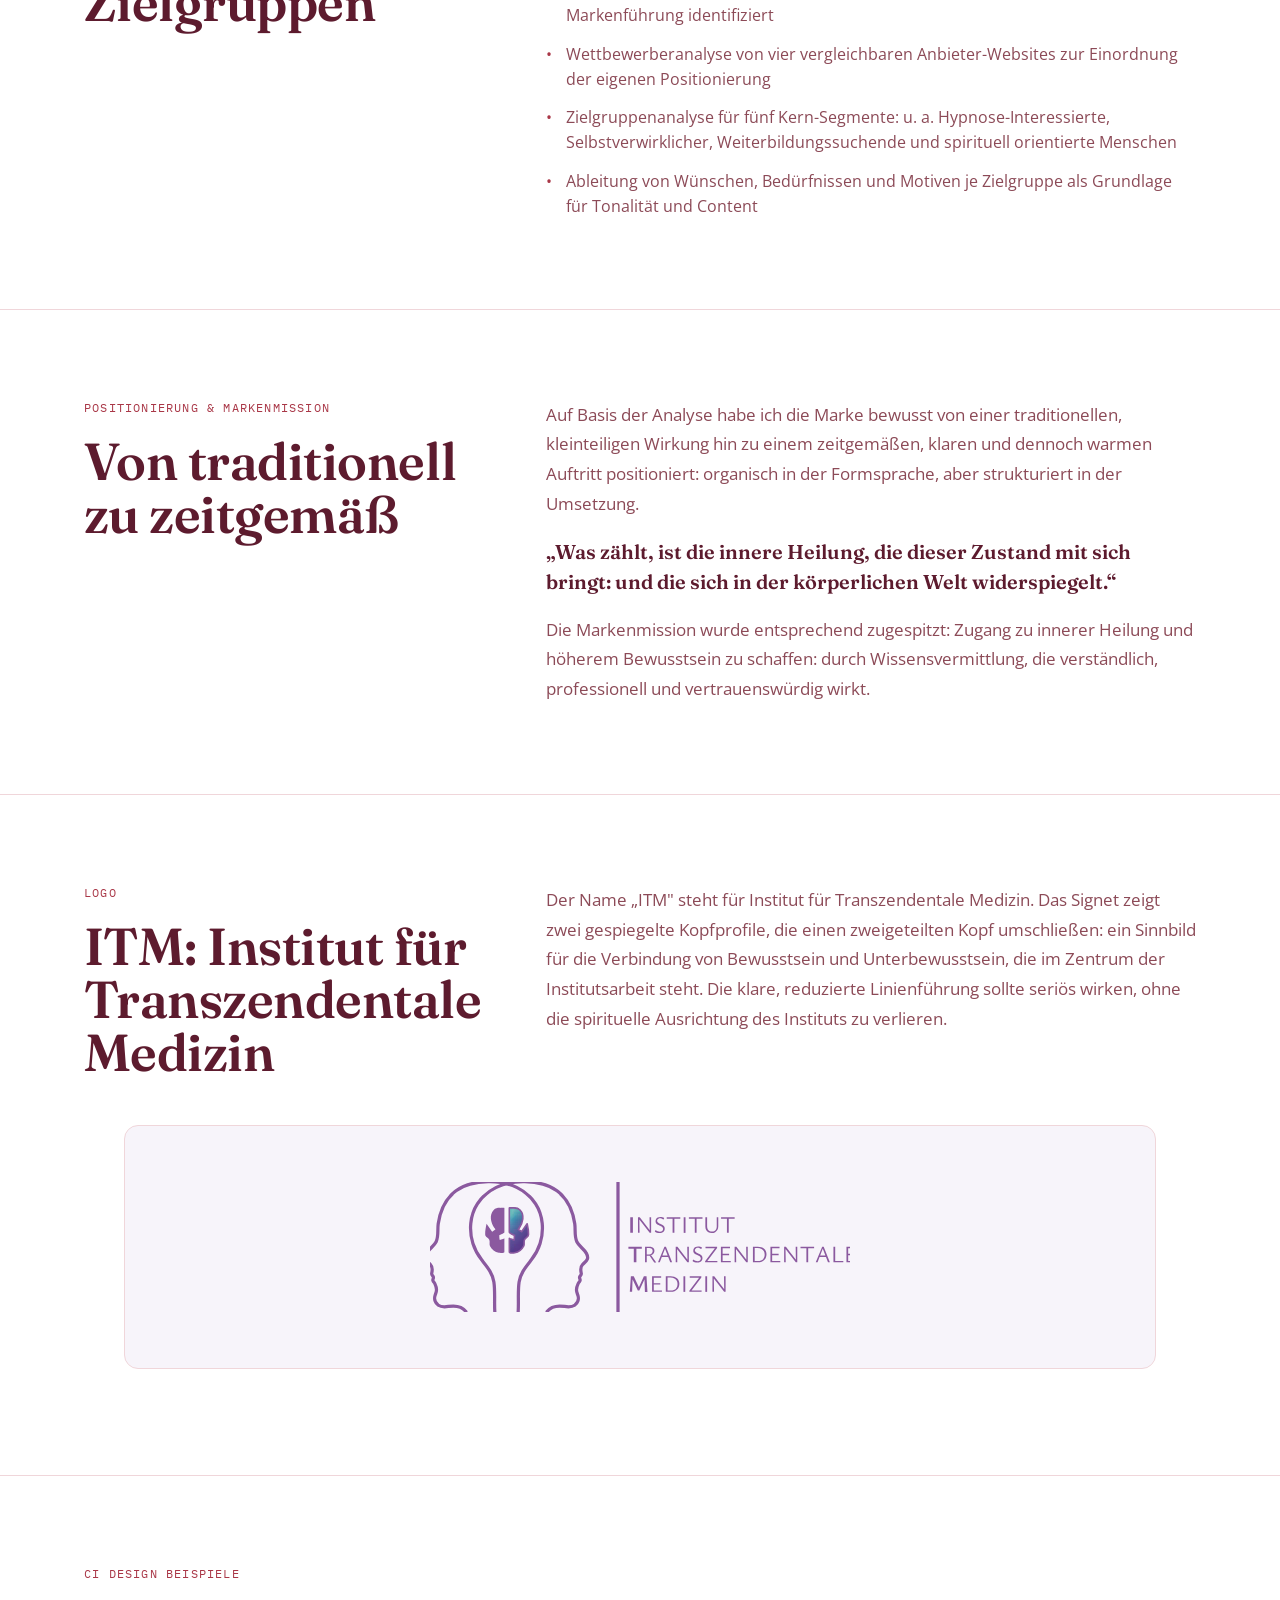
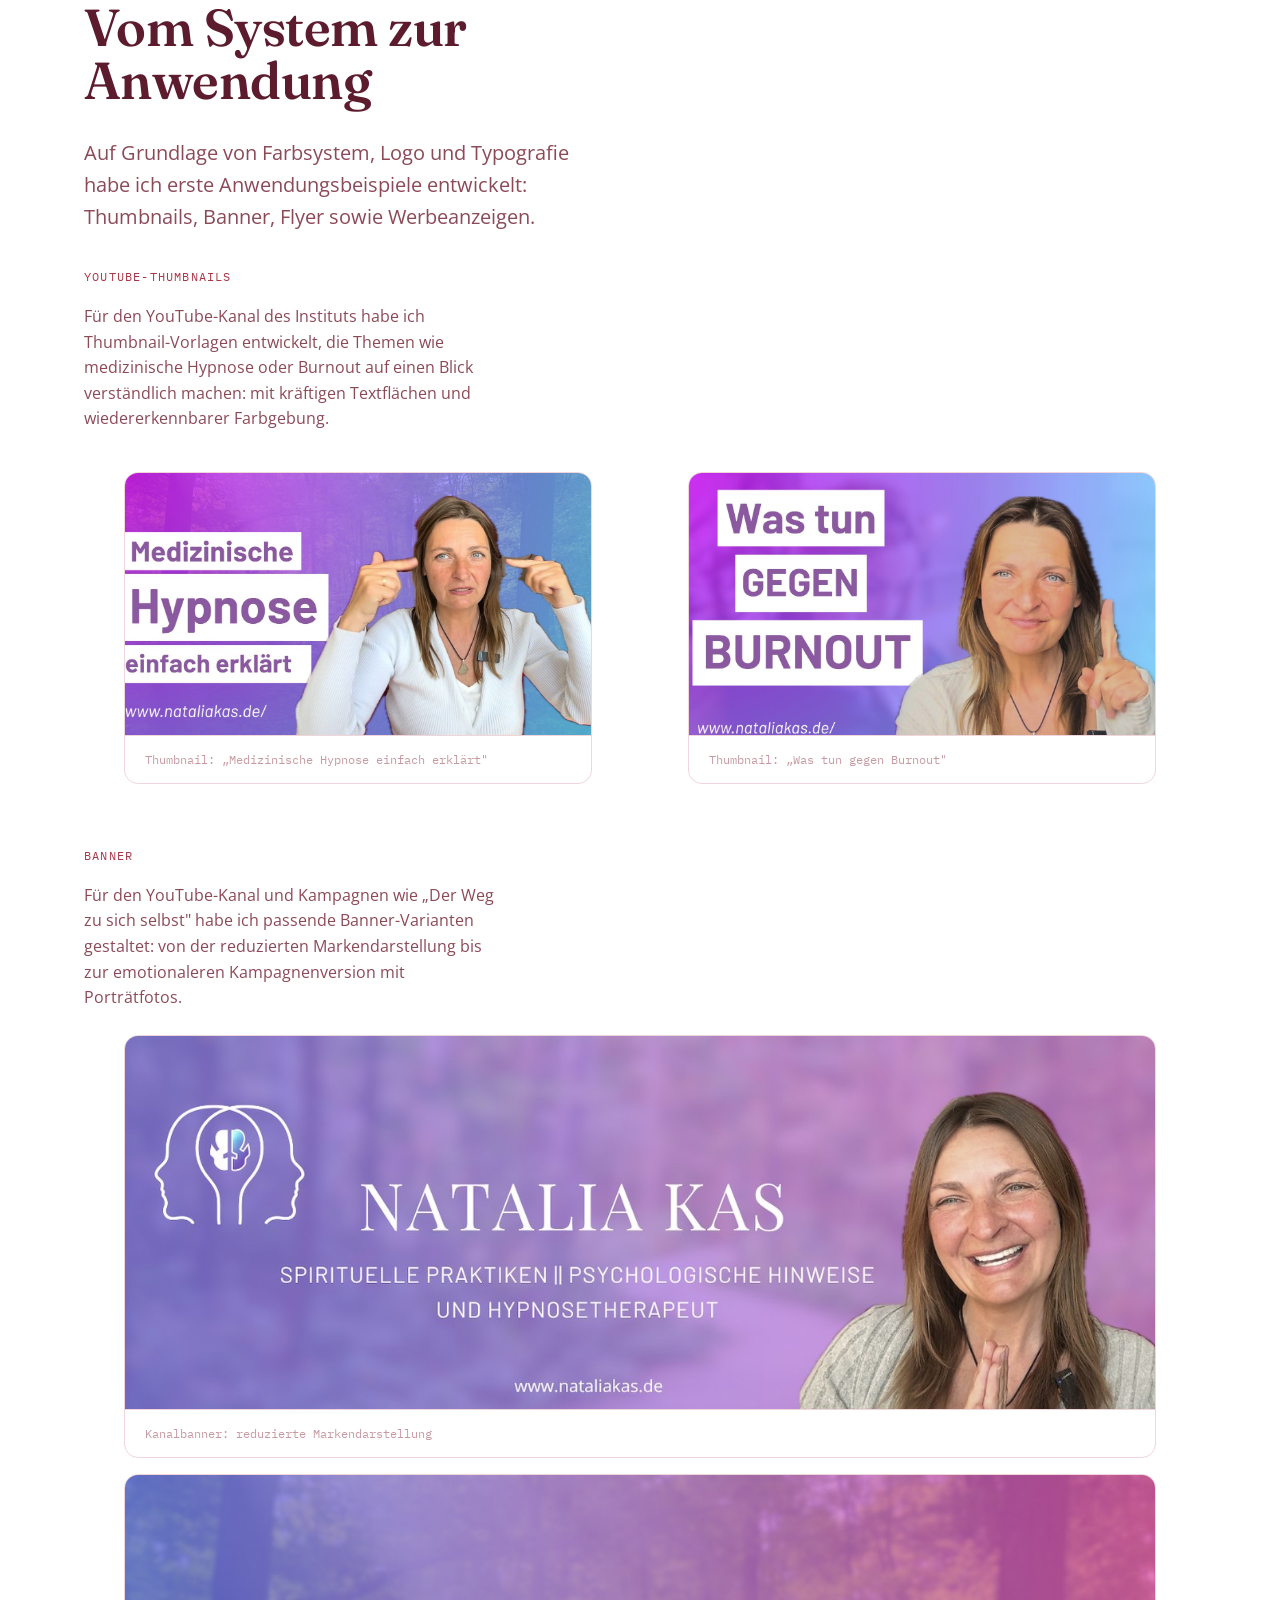
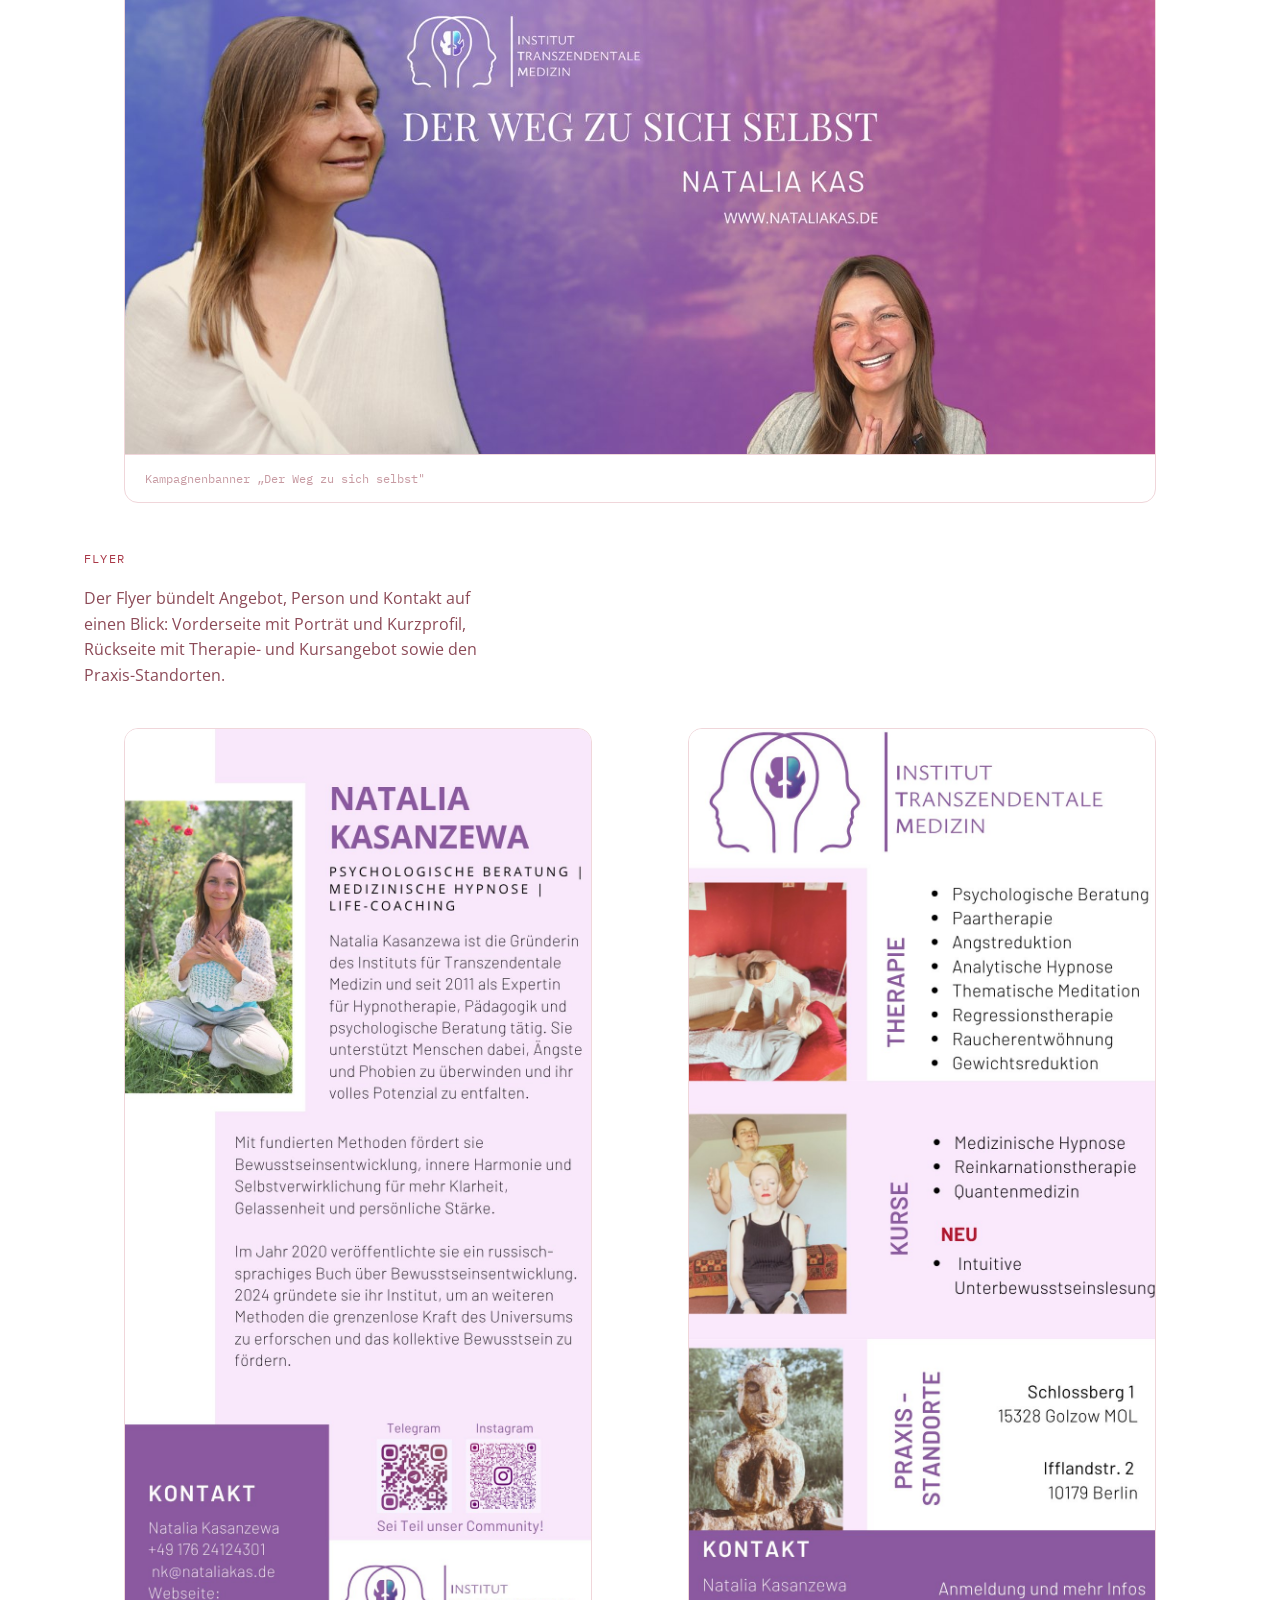
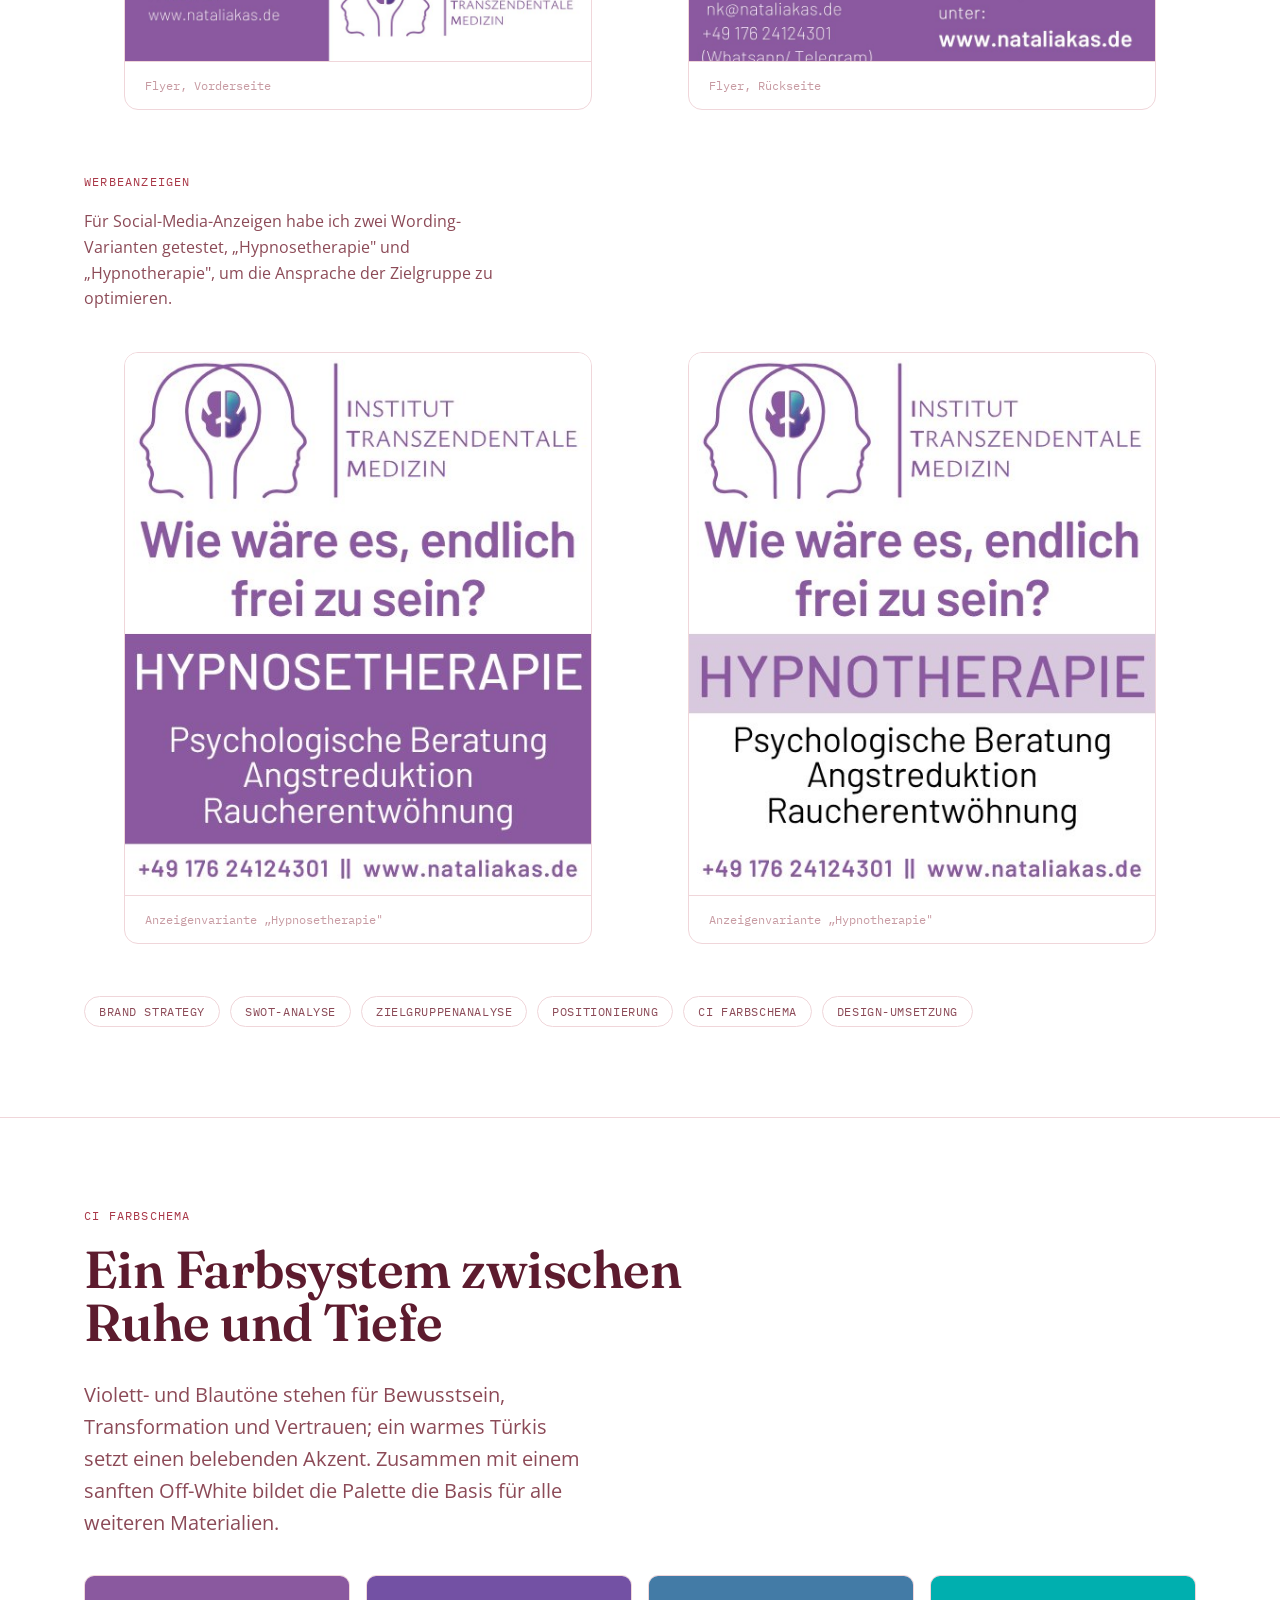
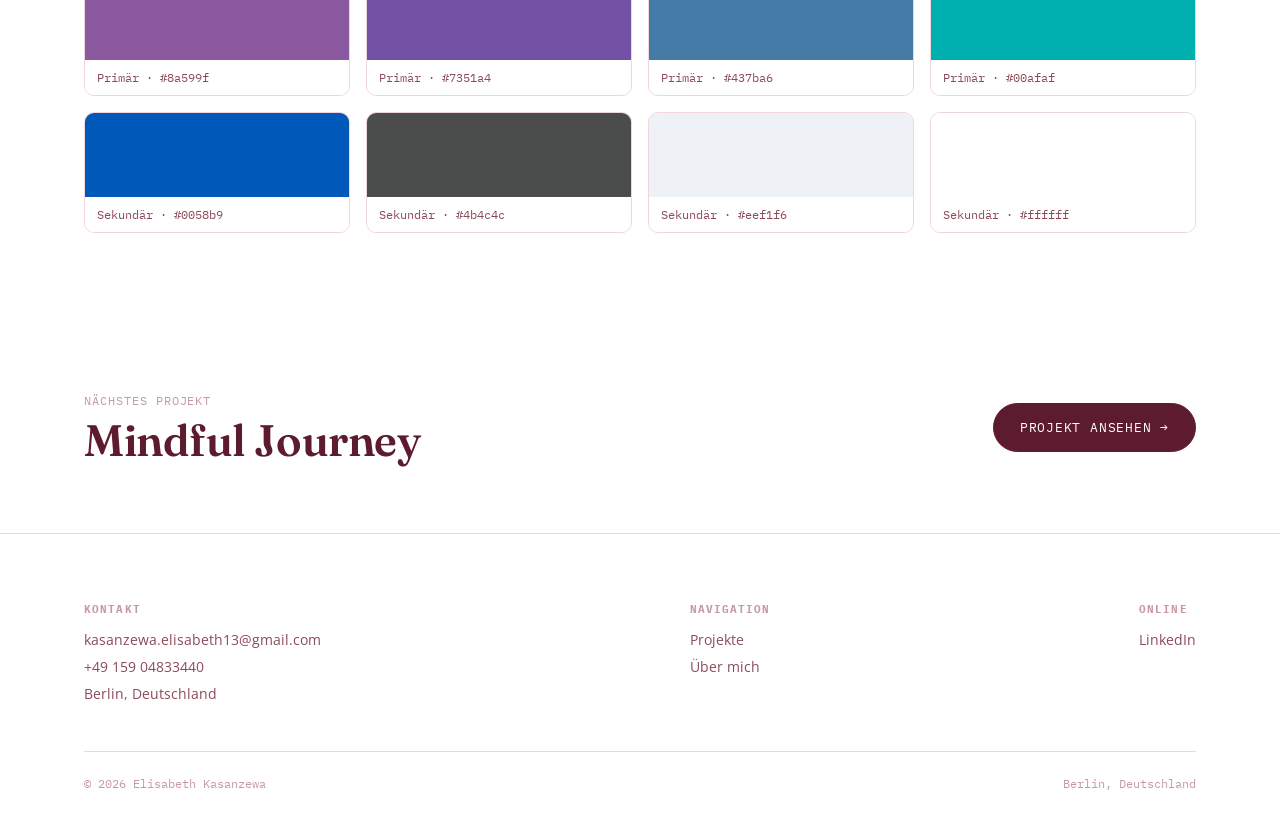
<file: projects/itm.html>
<!DOCTYPE html>
<html lang="de">
<head>
<meta charset="UTF-8">
<script>(function(){try{var t=localStorage.getItem('ek-theme');if(t==='light'||(!t&&window.matchMedia('(prefers-color-scheme: light)').matches)){document.documentElement.setAttribute('data-theme','light');}}catch(e){}})();</script>
<meta name="viewport" content="width=device-width, initial-scale=1.0">
<title>ITM · Institut für Transzendentale Medizin | Elisabeth Kasanzewa</title>
<meta name="description" content="Markenstrategie, Zielgruppenanalyse und Corporate-Design-System für das Institut für Transzendentale Medizin.">
<link rel="preconnect" href="https://fonts.googleapis.com">
<link rel="preconnect" href="https://fonts.gstatic.com" crossorigin>
<link href="https://fonts.googleapis.com/css2?family=Fraunces:opsz,wght@9..144,400;9..144,500;9..144,600;9..144,700&family=Open+Sans:wght@400;500;600;700&family=IBM+Plex+Mono:wght@400;500&display=swap" rel="stylesheet">
<link rel="stylesheet" href="../assets/css/style.css">
</head>
<body>

<header class="site-header is-scrolled">
  <div class="wrap">
    <a href="../index.html" class="logo"><span class="logo-mark"><img src="../assets/images/brand/monogram.jpg" alt="EK Monogramm"></span>Elisabeth <span>K.</span></a>
    <nav class="main-nav">
      <ul>
        <li><a href="../index.html#work">Projekte</a></li>
        <li><a href="../index.html#about">Über mich</a></li>
        <li><a href="../index.html#experience">Erfahrung</a></li>
        <li><a href="../index.html#skills">Skills</a></li>
        <li><a href="../index.html#contact">Kontakt</a></li>
      </ul>
    </nav>
    <div class="header-cta">
      <a href="mailto:kasanzewa.elisabeth13@gmail.com" class="btn">Kontakt aufnehmen</a>
            <div class="theme-toggle" aria-label="Farbschema wählen">
        <button type="button" data-theme="light" aria-label="Helles Design">
          <svg viewBox="0 0 24 24" fill="none" stroke="currentColor" stroke-width="2" stroke-linecap="round"><circle cx="12" cy="12" r="4"/><path d="M12 2v2M12 20v2M4.9 4.9l1.4 1.4M17.7 17.7l1.4 1.4M2 12h2M20 12h2M4.9 19.1l1.4-1.4M17.7 6.3l1.4-1.4"/></svg>
        </button>
        <button type="button" data-theme="dark" aria-label="Dunkles Design">
          <svg viewBox="0 0 24 24" fill="none" stroke="currentColor" stroke-width="2" stroke-linecap="round" stroke-linejoin="round"><path d="M21 12.8A9 9 0 1 1 11.2 3a7 7 0 0 0 9.8 9.8Z"/></svg>
        </button>
      </div>
      <button class="nav-toggle" aria-label="Menü öffnen" aria-expanded="false">☰</button>
    </div>
  </div>
</header>

<section class="project-hero">
  <div class="wrap">
    <a href="../index.html#work" class="back-link">← Alle Projekte</a>
    <span class="eyebrow">Markenstrategie · Corporate Identity</span>
    <h1 class="project-title" style="margin-top:18px;">ITM · Institut für Transzendentale Medizin</h1>

    <div class="project-meta-row">
      <div class="m">
        <div class="k">Rolle</div>
        <div class="v">Markenstrategie &amp; CI-Design</div>
      </div>
      <div class="m">
        <div class="k">Leistungen</div>
        <div class="v">SWOT- &amp; Wettbewerbsanalyse, Positionierung, Zielgruppenanalyse, CI-Farbsystem, Design-Umsetzung</div>
      </div>
      <div class="m">
        <div class="k">Tools</div>
        <div class="v">Adobe Illustrator, Canva</div>
      </div>
      <div class="m">
        <div class="k">Kontext</div>
        <div class="v">Markenprojekt für ein Institut für Hypnotherapie &amp; psychologische Beratung</div>
      </div>
    </div>
  </div>
</section>

<!-- AUSGANGSLAGE -->
<section class="project-section">
  <div class="wrap">
    <div class="two-col reveal">
      <div>
        <div class="section-label">Ausgangslage</div>
        <h2>Eine starke Praxis ohne einheitliche Marke</h2>
      </div>
      <div class="prose">
        <p>
          Das Institut für Transzendentale Medizin verbindet psychologische Beratung, medizinische Hypnose
          und ganzheitliche Methoden: mit einer erfahrenen Gründerin, die seit 2011 im Bereich
          Hypnotherapie, Pädagogik und psychologischer Beratung tätig ist. Nach außen fehlte jedoch eine
          klare, wiedererkennbare Markenidentität: uneinheitliche Farben und Schriftarten, mehrere parallele
          Webseiten, ein nicht eindeutiger Markenname und fehlendes Online-Marketing erschwerten es,
          Vertrauen auf den ersten Blick aufzubauen.
        </p>
        <p>
          Meine Aufgabe war es, aus diesem Fremdbild eine klare Positionierung, ein durchdachtes
          Farb- und Designsystem sowie erste Anwendungsbeispiele zu entwickeln: als Grundlage für alle
          zukünftigen Marketingmaterialien.
        </p>
      </div>
    </div>
  </div>
</section>

<!-- ANALYSE -->
<section class="project-section">
  <div class="wrap">
    <div class="two-col reveal">
      <div>
        <div class="section-label">Analyse</div>
        <h2>SWOT, Wettbewerb &amp; Zielgruppen</h2>
      </div>
      <div>
        <p style="color:var(--ink-dim); font-size:17px; line-height:1.75; margin-bottom:24px;">
          Den Ausgangspunkt bildete eine strukturierte Analysephase: Stärken und Schwächen der bestehenden
          Außenwirkung, ein Vergleich mit vier Wettbewerber-Websites sowie eine detaillierte
          Zielgruppenanalyse nach Limbic-Types, um Motive und Bedürfnisse der unterschiedlichen
          Kundengruppen sichtbar zu machen.
        </p>
        <ul>
          <li>Fremdbild-Analyse: uneinheitliche visuelle Sprache, fehlendes SEO, unklare Markenführung identifiziert</li>
          <li>Wettbewerberanalyse von vier vergleichbaren Anbieter-Websites zur Einordnung der eigenen Positionierung</li>
          <li>Zielgruppenanalyse für fünf Kern-Segmente: u. a. Hypnose-Interessierte, Selbstverwirklicher, Weiterbildungssuchende und spirituell orientierte Menschen</li>
          <li>Ableitung von Wünschen, Bedürfnissen und Motiven je Zielgruppe als Grundlage für Tonalität und Content</li>
        </ul>
      </div>
    </div>
  </div>
</section>

<!-- POSITIONIERUNG -->
<section class="project-section">
  <div class="wrap">
    <div class="two-col reveal">
      <div>
        <div class="section-label">Positionierung &amp; Markenmission</div>
        <h2>Von traditionell zu zeitgemäß</h2>
      </div>
      <div class="prose">
        <p>
          Auf Basis der Analyse habe ich die Marke bewusst von einer traditionellen, kleinteiligen Wirkung hin
          zu einem zeitgemäßen, klaren und dennoch warmen Auftritt positioniert: organisch in der Formsprache,
          aber strukturiert in der Umsetzung.
        </p>
        <p style="margin-top:18px; font-family:var(--font-display); text-transform:none; font-weight:600; font-size:20px; color:var(--ink); line-height:1.5;">
          „Was zählt, ist die innere Heilung, die dieser Zustand mit sich bringt: und die sich in der
          körperlichen Welt widerspiegelt.“
        </p>
        <p style="margin-top:18px;">
          Die Markenmission wurde entsprechend zugespitzt: Zugang zu innerer Heilung und höherem Bewusstsein
          zu schaffen: durch Wissensvermittlung, die verständlich, professionell und vertrauenswürdig wirkt.
        </p>
      </div>
    </div>
  </div>
</section>

<!-- LOGO -->
<section class="project-section">
  <div class="wrap">
    <div class="two-col reveal">
      <div>
        <div class="section-label">Logo</div>
        <h2>ITM: Institut für Transzendentale Medizin</h2>
      </div>
      <div class="prose">
        <p>
          Der Name „ITM" steht für Institut für Transzendentale Medizin. Das Signet zeigt zwei
          gespiegelte Kopfprofile, die einen zweigeteilten Kopf umschließen: ein Sinnbild für die
          Verbindung von Bewusstsein und Unterbewusstsein, die im Zentrum der Institutsarbeit
          steht. Die klare, reduzierte Linienführung sollte seriös wirken, ohne die spirituelle
          Ausrichtung des Instituts zu verlieren.
        </p>
      </div>
    </div>
    <figure class="figure reveal itm-logo-figure">
      <div class="img-frame"><img src="../assets/images/itm/logo.svg" alt="Logo des Instituts für Transzendentale Medizin: zwei gespiegelte Kopfprofile um ein zweigeteiltes Kopf-Symbol"></div>
    </figure>
  </div>
</section>

<!-- ANWENDUNGEN -->
<section class="project-section">
  <div class="wrap">
    <div class="section-label reveal">CI Design Beispiele</div>
    <h2 class="reveal">Vom System zur Anwendung</h2>
    <p class="lead reveal" style="margin-bottom:36px;">
      Auf Grundlage von Farbsystem, Logo und Typografie habe ich erste Anwendungsbeispiele entwickelt:
      Thumbnails, Banner, Flyer sowie Werbeanzeigen.
    </p>

    <div class="section-label reveal" style="margin-top:8px;">YouTube-Thumbnails</div>
    <p class="lead reveal" style="margin-bottom:24px; font-size:16px;">
      Für den YouTube-Kanal des Instituts habe ich Thumbnail-Vorlagen entwickelt, die Themen wie
      medizinische Hypnose oder Burnout auf einen Blick verständlich machen: mit kräftigen
      Textflächen und wiedererkennbarer Farbgebung.
    </p>
    <div class="mini-grid reveal" style="grid-template-columns: 1fr 1fr;">
      <figure class="figure reveal">
        <div class="img-frame"><img src="../assets/images/itm/thumbnail-hypnose.jpg" alt="YouTube-Thumbnail: Medizinische Hypnose einfach erklärt"></div>
        <figcaption>Thumbnail: „Medizinische Hypnose einfach erklärt"</figcaption>
      </figure>
      <figure class="figure reveal">
        <div class="img-frame"><img src="../assets/images/itm/thumbnail-burnout.jpg" alt="YouTube-Thumbnail: Was tun gegen Burnout"></div>
        <figcaption>Thumbnail: „Was tun gegen Burnout"</figcaption>
      </figure>
    </div>

    <div class="section-label reveal" style="margin-top:48px;">Banner</div>
    <p class="lead reveal" style="margin-bottom:24px; font-size:16px;">
      Für den YouTube-Kanal und Kampagnen wie „Der Weg zu sich selbst" habe ich passende
      Banner-Varianten gestaltet: von der reduzierten Markendarstellung bis zur emotionaleren
      Kampagnenversion mit Porträtfotos.
    </p>
    <figure class="figure reveal">
      <div class="img-frame"><img src="../assets/images/itm/banner-simple.jpg" alt="YouTube-Kanalbanner mit Logo und Claim Spirituelle Praktiken, Psychologische Hinweise und Hypnosetherapeut"></div>
      <figcaption>Kanalbanner: reduzierte Markendarstellung</figcaption>
    </figure>
    <figure class="figure reveal" style="margin-top:16px;">
      <div class="img-frame"><img src="../assets/images/itm/banner-campaign.jpg" alt="Kampagnenbanner Der Weg zu sich selbst mit Logo und Porträtfotos"></div>
      <figcaption>Kampagnenbanner „Der Weg zu sich selbst"</figcaption>
    </figure>

    <div class="section-label reveal" style="margin-top:48px;">Flyer</div>
    <p class="lead reveal" style="margin-bottom:24px; font-size:16px;">
      Der Flyer bündelt Angebot, Person und Kontakt auf einen Blick: Vorderseite mit Porträt und
      Kurzprofil, Rückseite mit Therapie- und Kursangebot sowie den Praxis-Standorten.
    </p>
    <div class="mini-grid reveal" style="grid-template-columns: 1fr 1fr;">
      <figure class="figure reveal">
        <div class="img-frame"><img src="../assets/images/itm/flyer-front.jpg" alt="ITM Flyer Vorderseite mit Porträt und Kurzprofil von Natalia Kasanzewa"></div>
        <figcaption>Flyer, Vorderseite</figcaption>
      </figure>
      <figure class="figure reveal">
        <div class="img-frame"><img src="../assets/images/itm/flyer-back.jpg" alt="ITM Flyer Rückseite mit Therapie- und Kursangebot sowie Praxis-Standorten"></div>
        <figcaption>Flyer, Rückseite</figcaption>
      </figure>
    </div>

    <div class="section-label reveal" style="margin-top:48px;">Werbeanzeigen</div>
    <p class="lead reveal" style="margin-bottom:24px; font-size:16px;">
      Für Social-Media-Anzeigen habe ich zwei Wording-Varianten getestet, „Hypnosetherapie" und
      „Hypnotherapie", um die Ansprache der Zielgruppe zu optimieren.
    </p>
    <div class="mini-grid reveal" style="grid-template-columns: 1fr 1fr;">
      <figure class="figure reveal">
        <div class="img-frame"><img src="../assets/images/itm/ad-hypnosetherapie.jpg" alt="Werbeanzeige Variante Hypnosetherapie"></div>
        <figcaption>Anzeigenvariante „Hypnosetherapie"</figcaption>
      </figure>
      <figure class="figure reveal">
        <div class="img-frame"><img src="../assets/images/itm/ad-hypnotherapie.jpg" alt="Werbeanzeige Variante Hypnotherapie"></div>
        <figcaption>Anzeigenvariante „Hypnotherapie"</figcaption>
      </figure>
    </div>

    <div class="tag-row reveal" style="margin-top:36px;">
      <span>Brand Strategy</span>
      <span>SWOT-Analyse</span>
      <span>Zielgruppenanalyse</span>
      <span>Positionierung</span>
      <span>CI Farbschema</span>
      <span>Design-Umsetzung</span>
    </div>
  </div>
</section>

<!-- CI FARBSCHEMA -->
<section class="project-section">
  <div class="wrap">
    <div class="section-label reveal">CI Farbschema</div>
    <h2 class="reveal">Ein Farbsystem zwischen Ruhe und Tiefe</h2>
    <p class="lead reveal" style="margin-bottom:36px;">
      Violett- und Blautöne stehen für Bewusstsein, Transformation und Vertrauen; ein warmes Türkis setzt
      einen belebenden Akzent. Zusammen mit einem sanften Off-White bildet die Palette die Basis für alle
      weiteren Materialien.
    </p>

    <div class="mini-grid reveal">
      <div class="swatch">
        <div class="fill" style="background:#8a599f;"></div>
        <div class="info">Primär · #8a599f</div>
      </div>
      <div class="swatch">
        <div class="fill" style="background:#7351a4;"></div>
        <div class="info">Primär · #7351a4</div>
      </div>
      <div class="swatch">
        <div class="fill" style="background:#437ba6;"></div>
        <div class="info">Primär · #437ba6</div>
      </div>
      <div class="swatch">
        <div class="fill" style="background:#00afaf;"></div>
        <div class="info">Primär · #00afaf</div>
      </div>
      <div class="swatch">
        <div class="fill" style="background:#0058b9;"></div>
        <div class="info">Sekundär · #0058b9</div>
      </div>
      <div class="swatch">
        <div class="fill" style="background:#4b4c4c;"></div>
        <div class="info">Sekundär · #4b4c4c</div>
      </div>
      <div class="swatch">
        <div class="fill" style="background:#eef1f6;"></div>
        <div class="info">Sekundär · #eef1f6</div>
      </div>
      <div class="swatch">
        <div class="fill" style="background:#ffffff;"></div>
        <div class="info">Sekundär · #ffffff</div>
      </div>
    </div>
  </div>
</section>

<div class="wrap">
  <div class="project-next reveal">
    <div>
      <div class="label">Nächstes Projekt</div>
      <h3>Mindful Journey</h3>
    </div>
    <a href="mindful-journey.html" class="btn btn-solid">Projekt ansehen →</a>
  </div>
</div>

<footer class="site-footer">
  <div class="wrap">
    <div class="footer-grid">
      <div class="footer-col">
        <h5>Kontakt</h5>
        <a href="mailto:kasanzewa.elisabeth13@gmail.com">kasanzewa.elisabeth13@gmail.com</a>
        <a href="tel:+4915904833440">+49 159 04833440</a>
        <p>Berlin, Deutschland</p>
      </div>
      <div class="footer-col">
        <h5>Navigation</h5>
        <a href="../index.html#work">Projekte</a>
        <a href="../index.html#about">Über mich</a>
      </div>
      <div class="footer-col">
        <h5>Online</h5>
        <a href="https://www.linkedin.com/in/elisabeth-kasanzewa-6425612b8/" target="_blank" rel="noopener">LinkedIn</a>
      </div>
    </div>
    <div class="footer-bottom">
      <span>© <span id="year"></span> Elisabeth Kasanzewa</span>
      <span>Berlin, Deutschland</span>
    </div>
  </div>
</footer>

<script>document.getElementById('year').textContent = new Date().getFullYear();</script>
<script src="../assets/js/main.js"></script>
</body>
</html>
</file>
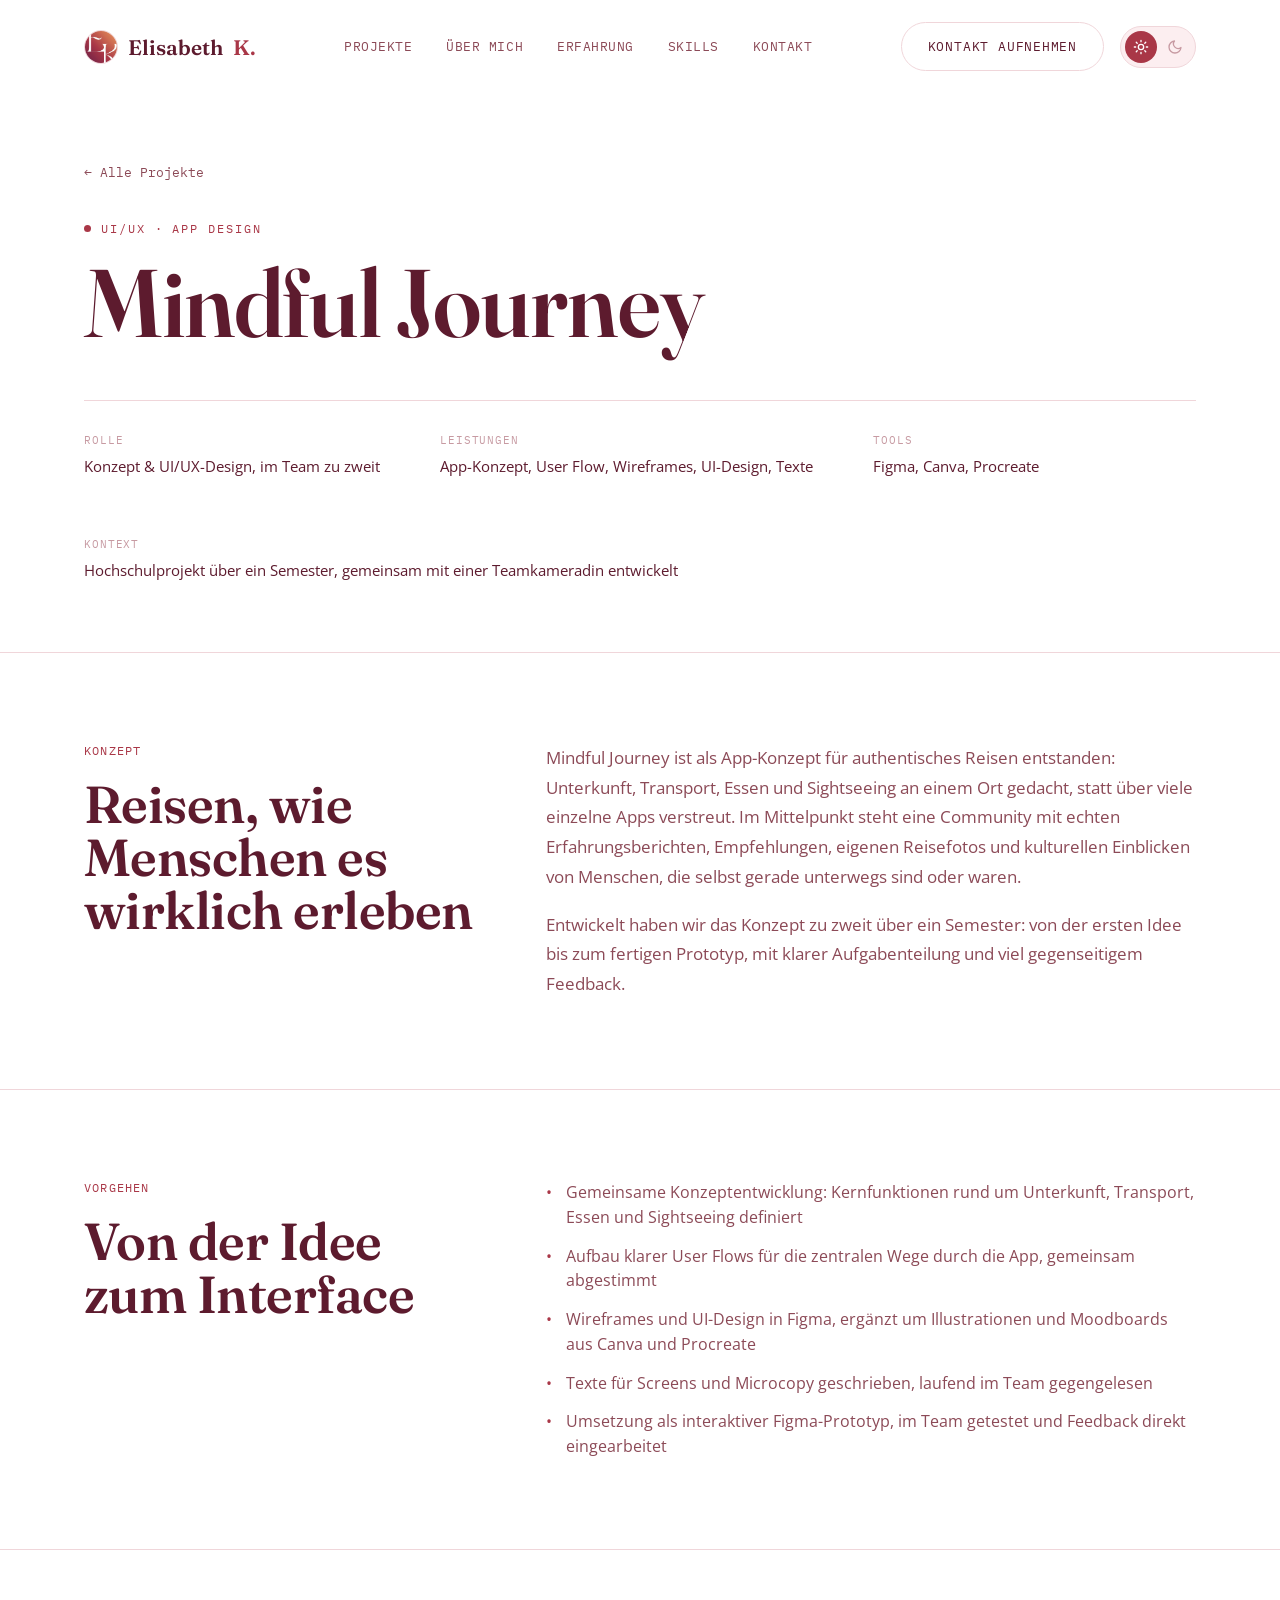
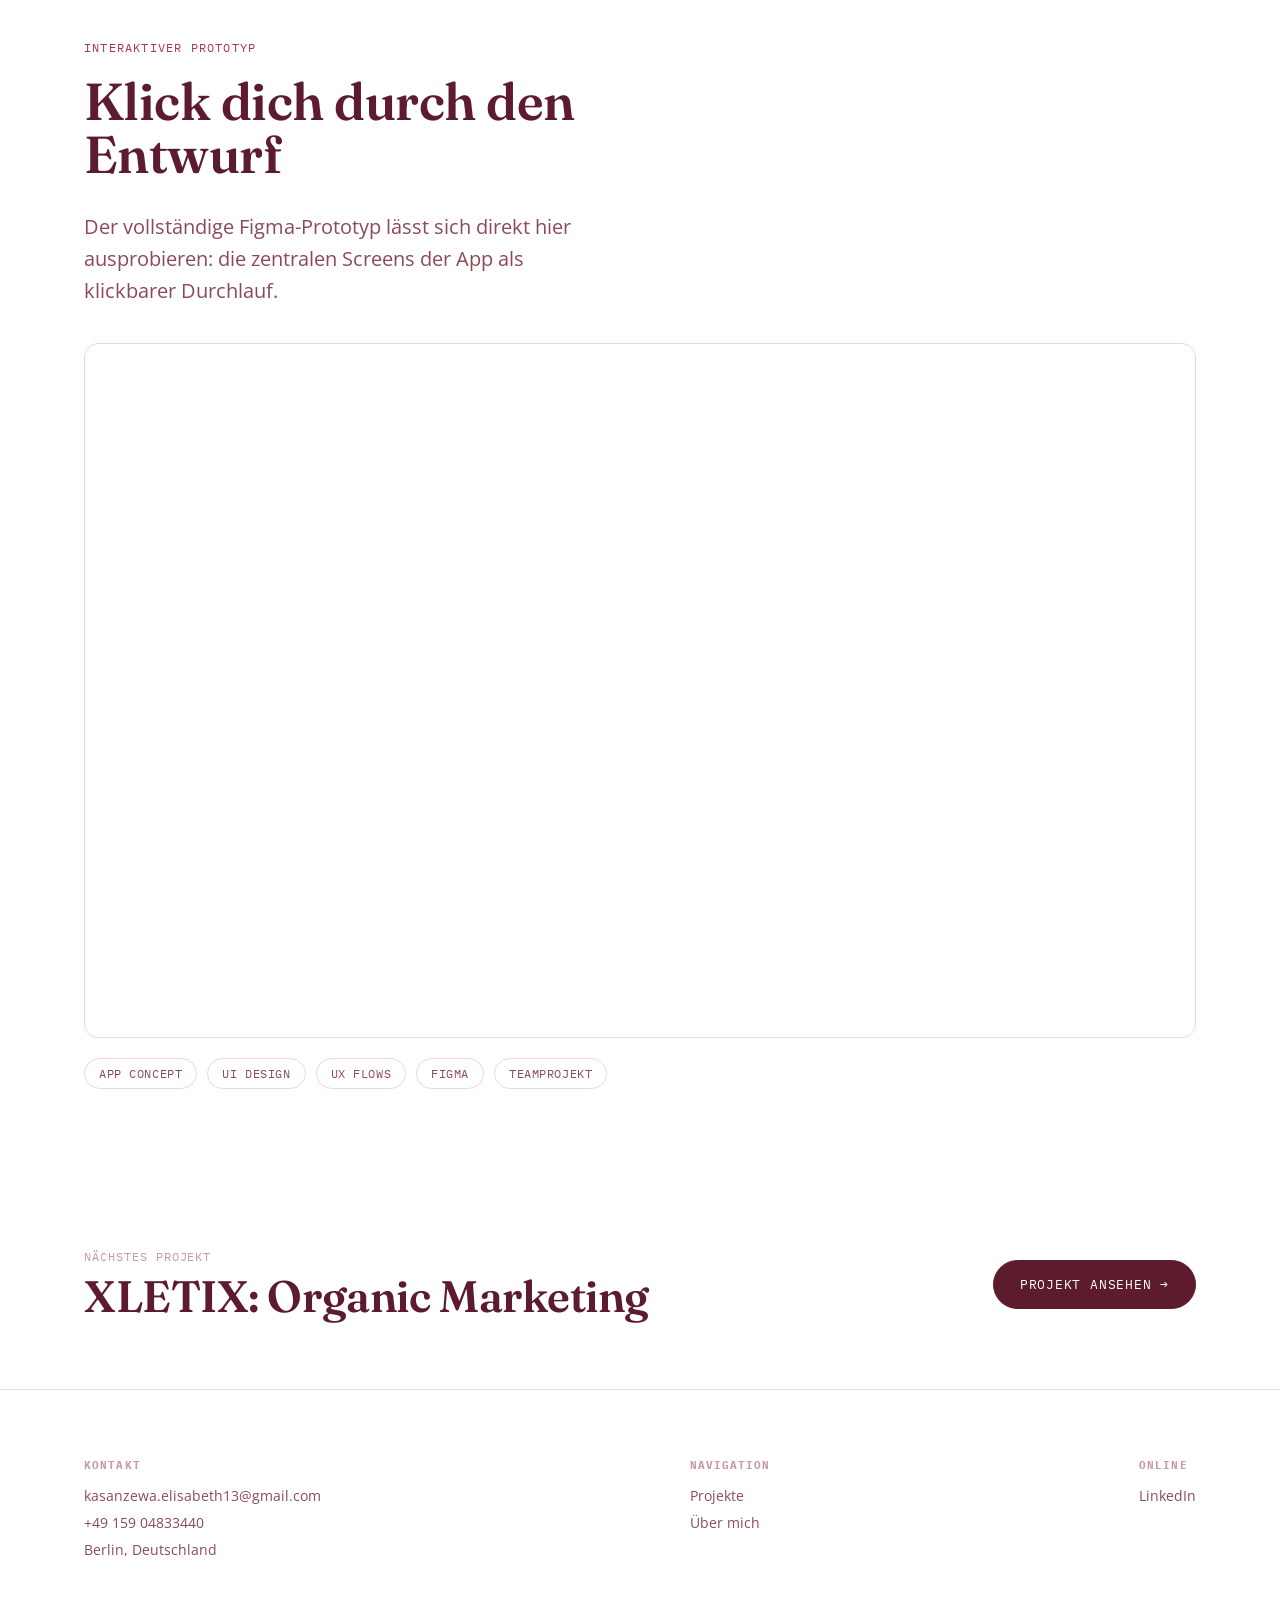
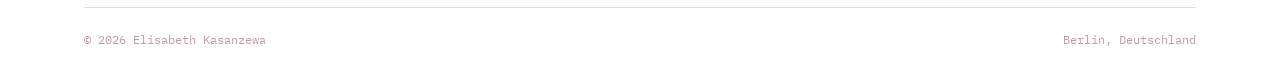
<file: projects/mindful-journey.html>
<!DOCTYPE html>
<html lang="de">
<head>
<meta charset="UTF-8">
<script>(function(){try{var t=localStorage.getItem('ek-theme');if(t==='light'||(!t&&window.matchMedia('(prefers-color-scheme: light)').matches)){document.documentElement.setAttribute('data-theme','light');}}catch(e){}})();</script>
<meta name="viewport" content="width=device-width, initial-scale=1.0">
<title>Mindful Journey: Reise-App | Elisabeth Kasanzewa</title>
<meta name="description" content="Konzept und Interface-Design für die Reise-App Mindful Journey, ein Hochschulprojekt im Team.">
<link rel="preconnect" href="https://fonts.googleapis.com">
<link rel="preconnect" href="https://fonts.gstatic.com" crossorigin>
<link href="https://fonts.googleapis.com/css2?family=Fraunces:opsz,wght@9..144,400;9..144,500;9..144,600;9..144,700&family=Open+Sans:wght@400;500;600;700&family=IBM+Plex+Mono:wght@400;500&display=swap" rel="stylesheet">
<link rel="stylesheet" href="../assets/css/style.css">
</head>
<body>

<header class="site-header is-scrolled">
  <div class="wrap">
    <a href="../index.html" class="logo"><span class="logo-mark"><img src="../assets/images/brand/monogram.jpg" alt="EK Monogramm"></span>Elisabeth <span>K.</span></a>
    <nav class="main-nav">
      <ul>
        <li><a href="../index.html#work">Projekte</a></li>
        <li><a href="../index.html#about">Über mich</a></li>
        <li><a href="../index.html#experience">Erfahrung</a></li>
        <li><a href="../index.html#skills">Skills</a></li>
        <li><a href="../index.html#contact">Kontakt</a></li>
      </ul>
    </nav>
    <div class="header-cta">
      <a href="mailto:kasanzewa.elisabeth13@gmail.com" class="btn">Kontakt aufnehmen</a>
            <div class="theme-toggle" aria-label="Farbschema wählen">
        <button type="button" data-theme="light" aria-label="Helles Design">
          <svg viewBox="0 0 24 24" fill="none" stroke="currentColor" stroke-width="2" stroke-linecap="round"><circle cx="12" cy="12" r="4"/><path d="M12 2v2M12 20v2M4.9 4.9l1.4 1.4M17.7 17.7l1.4 1.4M2 12h2M20 12h2M4.9 19.1l1.4-1.4M17.7 6.3l1.4-1.4"/></svg>
        </button>
        <button type="button" data-theme="dark" aria-label="Dunkles Design">
          <svg viewBox="0 0 24 24" fill="none" stroke="currentColor" stroke-width="2" stroke-linecap="round" stroke-linejoin="round"><path d="M21 12.8A9 9 0 1 1 11.2 3a7 7 0 0 0 9.8 9.8Z"/></svg>
        </button>
      </div>
      <button class="nav-toggle" aria-label="Menü öffnen" aria-expanded="false">☰</button>
    </div>
  </div>
</header>

<section class="project-hero">
  <div class="wrap">
    <a href="../index.html#work" class="back-link">← Alle Projekte</a>
    <span class="eyebrow">UI/UX · App Design</span>
    <h1 class="project-title" style="margin-top:18px;">Mindful Journey</h1>

    <div class="project-meta-row">
      <div class="m">
        <div class="k">Rolle</div>
        <div class="v">Konzept &amp; UI/UX-Design, im Team zu zweit</div>
      </div>
      <div class="m">
        <div class="k">Leistungen</div>
        <div class="v">App-Konzept, User Flow, Wireframes, UI-Design, Texte</div>
      </div>
      <div class="m">
        <div class="k">Tools</div>
        <div class="v">Figma, Canva, Procreate</div>
      </div>
      <div class="m">
        <div class="k">Kontext</div>
        <div class="v">Hochschulprojekt über ein Semester, gemeinsam mit einer Teamkameradin entwickelt</div>
      </div>
    </div>
  </div>
</section>

<!-- KONZEPT -->
<section class="project-section">
  <div class="wrap">
    <div class="two-col reveal">
      <div>
        <div class="section-label">Konzept</div>
        <h2>Reisen, wie Menschen es wirklich erleben</h2>
      </div>
      <div class="prose">
        <p>
          Mindful Journey ist als App-Konzept für authentisches Reisen entstanden: Unterkunft,
          Transport, Essen und Sightseeing an einem Ort gedacht, statt über viele einzelne Apps
          verstreut. Im Mittelpunkt steht eine Community mit echten Erfahrungsberichten,
          Empfehlungen, eigenen Reisefotos und kulturellen Einblicken von Menschen, die selbst
          gerade unterwegs sind oder waren.
        </p>
        <p>
          Entwickelt haben wir das Konzept zu zweit über ein Semester: von der ersten Idee bis zum
          fertigen Prototyp, mit klarer Aufgabenteilung und viel gegenseitigem Feedback.
        </p>
      </div>
    </div>
  </div>
</section>

<!-- PROZESS -->
<section class="project-section">
  <div class="wrap">
    <div class="two-col reveal">
      <div>
        <div class="section-label">Vorgehen</div>
        <h2>Von der Idee zum Interface</h2>
      </div>
      <div>
        <ul>
          <li>Gemeinsame Konzeptentwicklung: Kernfunktionen rund um Unterkunft, Transport, Essen und Sightseeing definiert</li>
          <li>Aufbau klarer User Flows für die zentralen Wege durch die App, gemeinsam abgestimmt</li>
          <li>Wireframes und UI-Design in Figma, ergänzt um Illustrationen und Moodboards aus Canva und Procreate</li>
          <li>Texte für Screens und Microcopy geschrieben, laufend im Team gegengelesen</li>
          <li>Umsetzung als interaktiver Figma-Prototyp, im Team getestet und Feedback direkt eingearbeitet</li>
        </ul>
      </div>
    </div>
  </div>
</section>

<!-- PROTOTYP -->
<section class="project-section">
  <div class="wrap">
    <div class="section-label reveal">Interaktiver Prototyp</div>
    <h2 class="reveal">Klick dich durch den Entwurf</h2>
    <p class="lead reveal" style="margin-bottom:36px;">
      Der vollständige Figma-Prototyp lässt sich direkt hier ausprobieren: die zentralen Screens
      der App als klickbarer Durchlauf.
    </p>

    <div class="figma-embed reveal">
      <iframe
        src="https://www.figma.com/embed?embed_host=share&url=https%3A%2F%2Fwww.figma.com%2Fproto%2Fb3gYCgaKkozH0GMBCs86Fh%2FProjekt-Medien%3Fnode-id%3D0-1%26t%3Dmmv7a9ITEVW9uLF0-1"
        allowfullscreen
        loading="lazy"
        title="Mindful Journey: Figma Prototyp">
      </iframe>
    </div>

    <div class="tag-row reveal">
      <span>App Concept</span>
      <span>UI Design</span>
      <span>UX Flows</span>
      <span>Figma</span>
      <span>Teamprojekt</span>
    </div>
  </div>
</section>

<div class="wrap">
  <div class="project-next reveal">
    <div>
      <div class="label">Nächstes Projekt</div>
      <h3>XLETIX: Organic Marketing</h3>
    </div>
    <a href="xletix.html" class="btn btn-solid">Projekt ansehen →</a>
  </div>
</div>

<footer class="site-footer">
  <div class="wrap">
    <div class="footer-grid">
      <div class="footer-col">
        <h5>Kontakt</h5>
        <a href="mailto:kasanzewa.elisabeth13@gmail.com">kasanzewa.elisabeth13@gmail.com</a>
        <a href="tel:+4915904833440">+49 159 04833440</a>
        <p>Berlin, Deutschland</p>
      </div>
      <div class="footer-col">
        <h5>Navigation</h5>
        <a href="../index.html#work">Projekte</a>
        <a href="../index.html#about">Über mich</a>
      </div>
      <div class="footer-col">
        <h5>Online</h5>
        <a href="https://www.linkedin.com/in/elisabeth-kasanzewa-6425612b8/" target="_blank" rel="noopener">LinkedIn</a>
      </div>
    </div>
    <div class="footer-bottom">
      <span>© <span id="year"></span> Elisabeth Kasanzewa</span>
      <span>Berlin, Deutschland</span>
    </div>
  </div>
</footer>

<script>document.getElementById('year').textContent = new Date().getFullYear();</script>
<script src="../assets/js/main.js"></script>
</body>
</html>
</file>
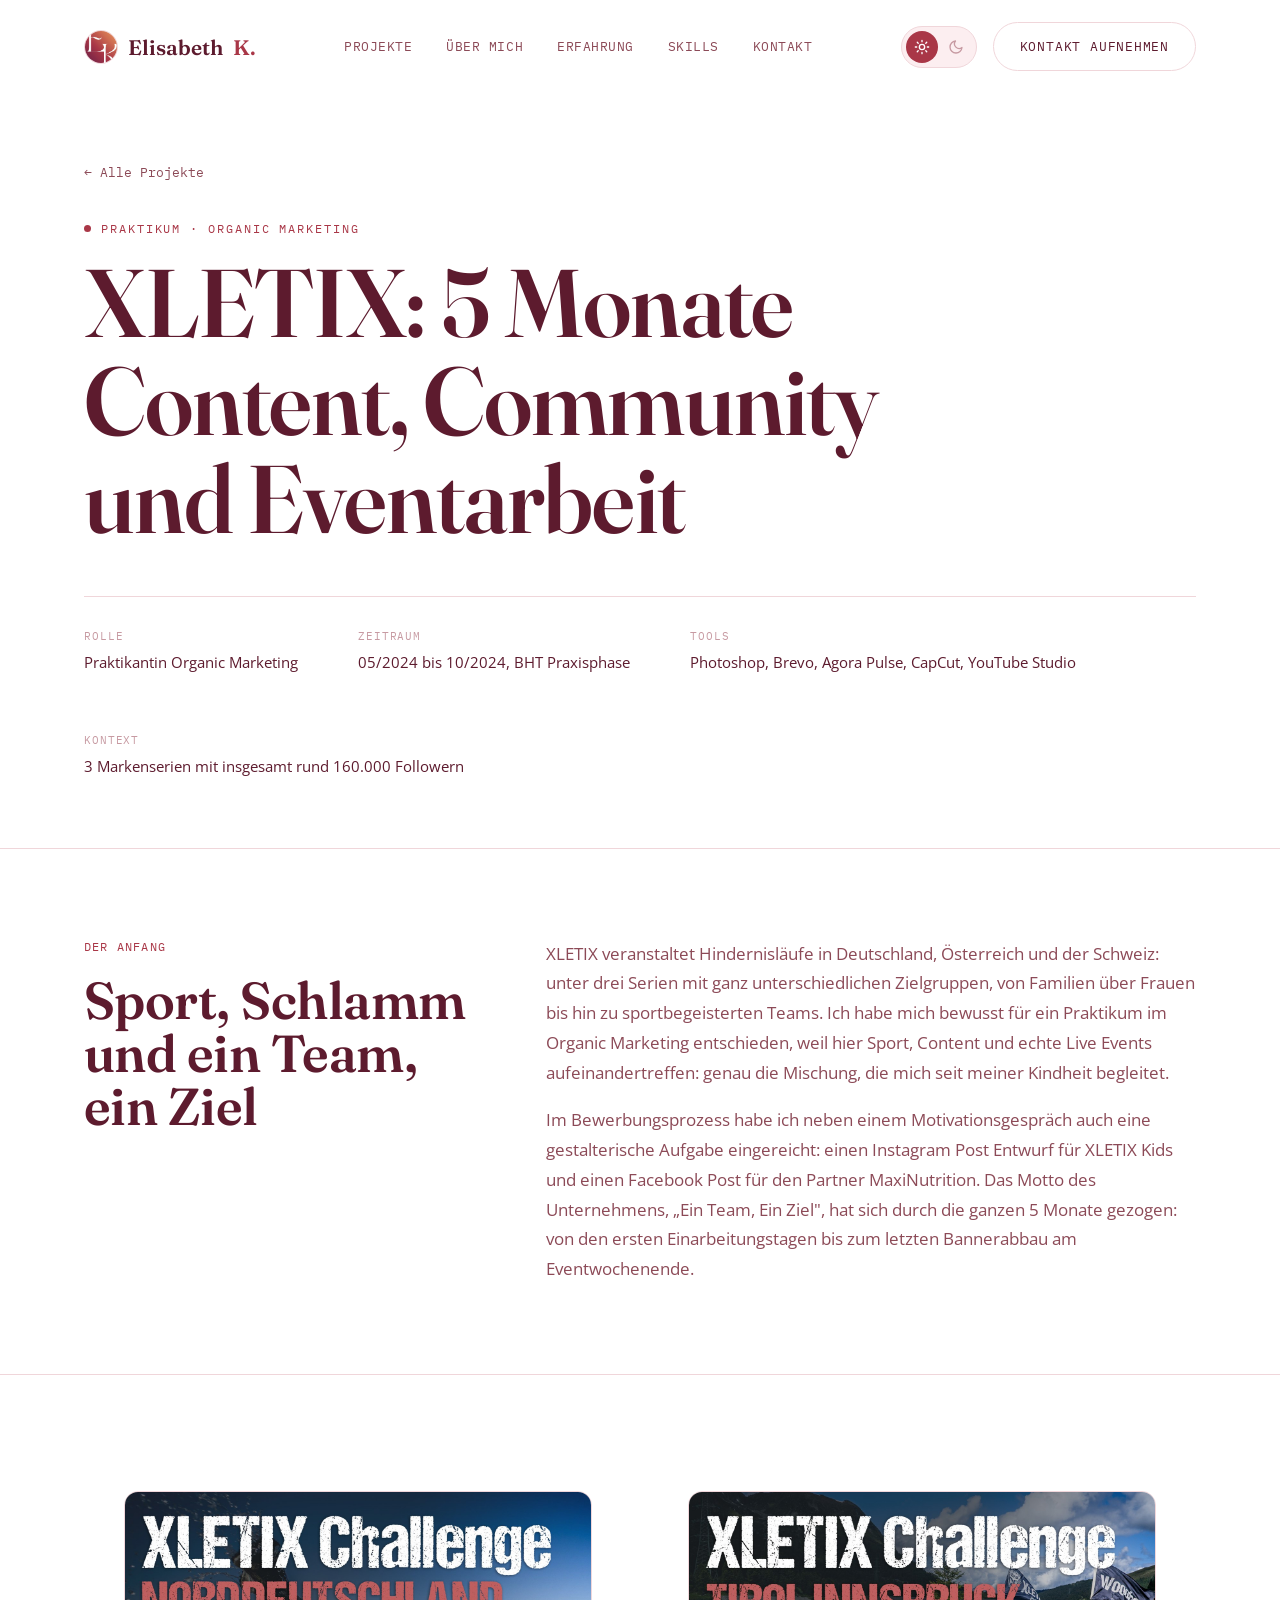
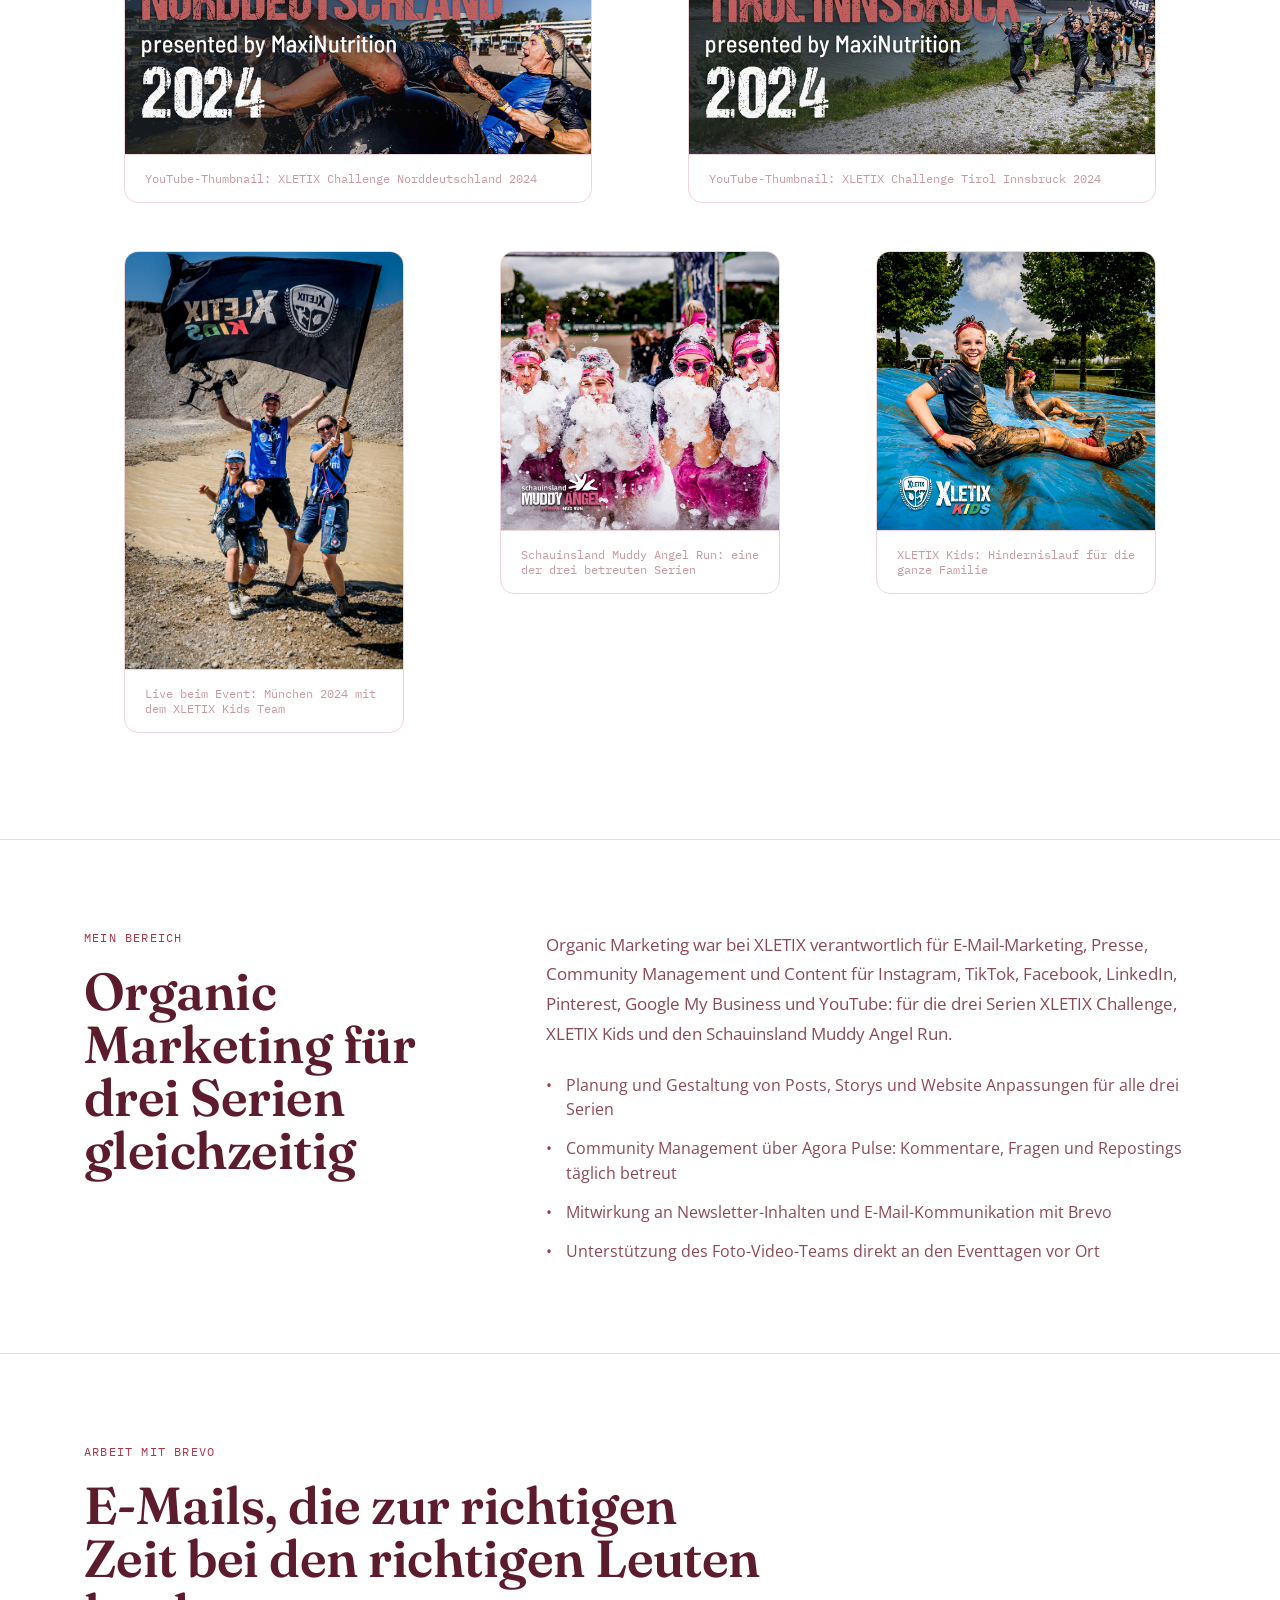
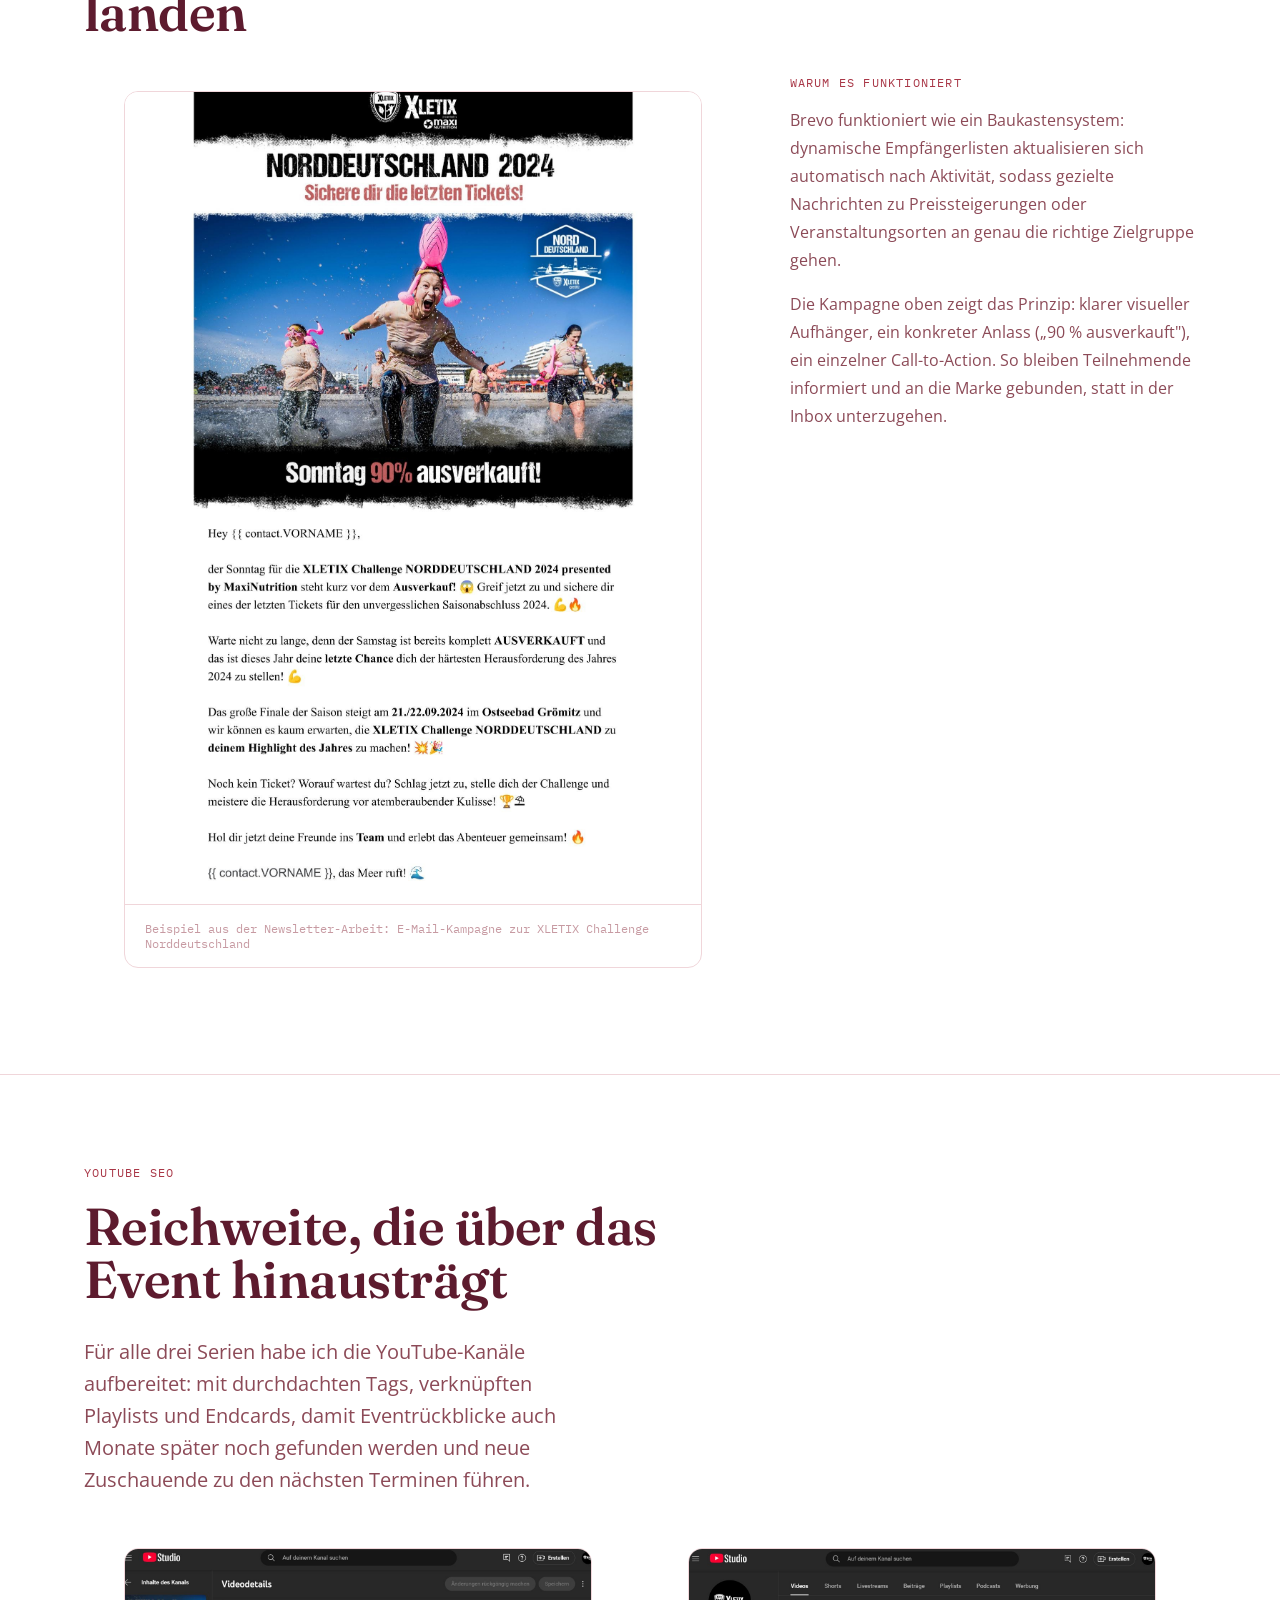
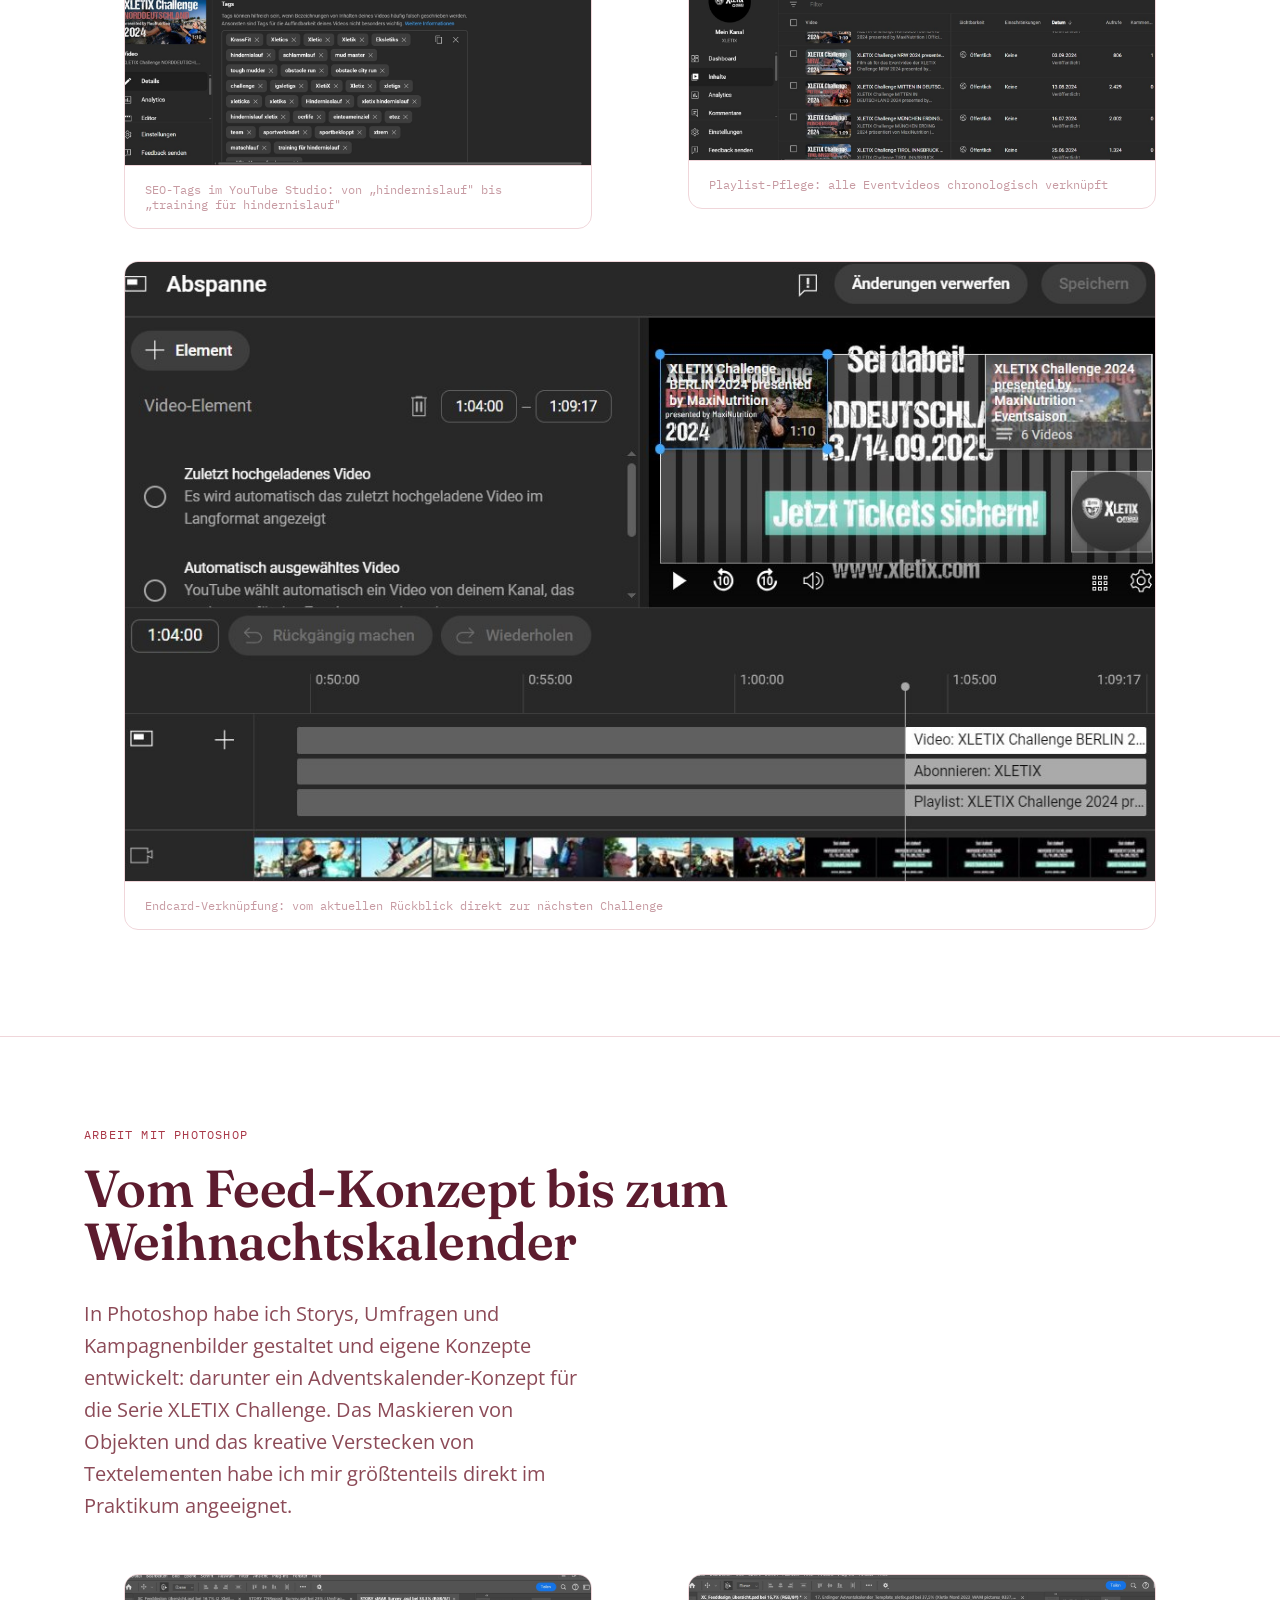
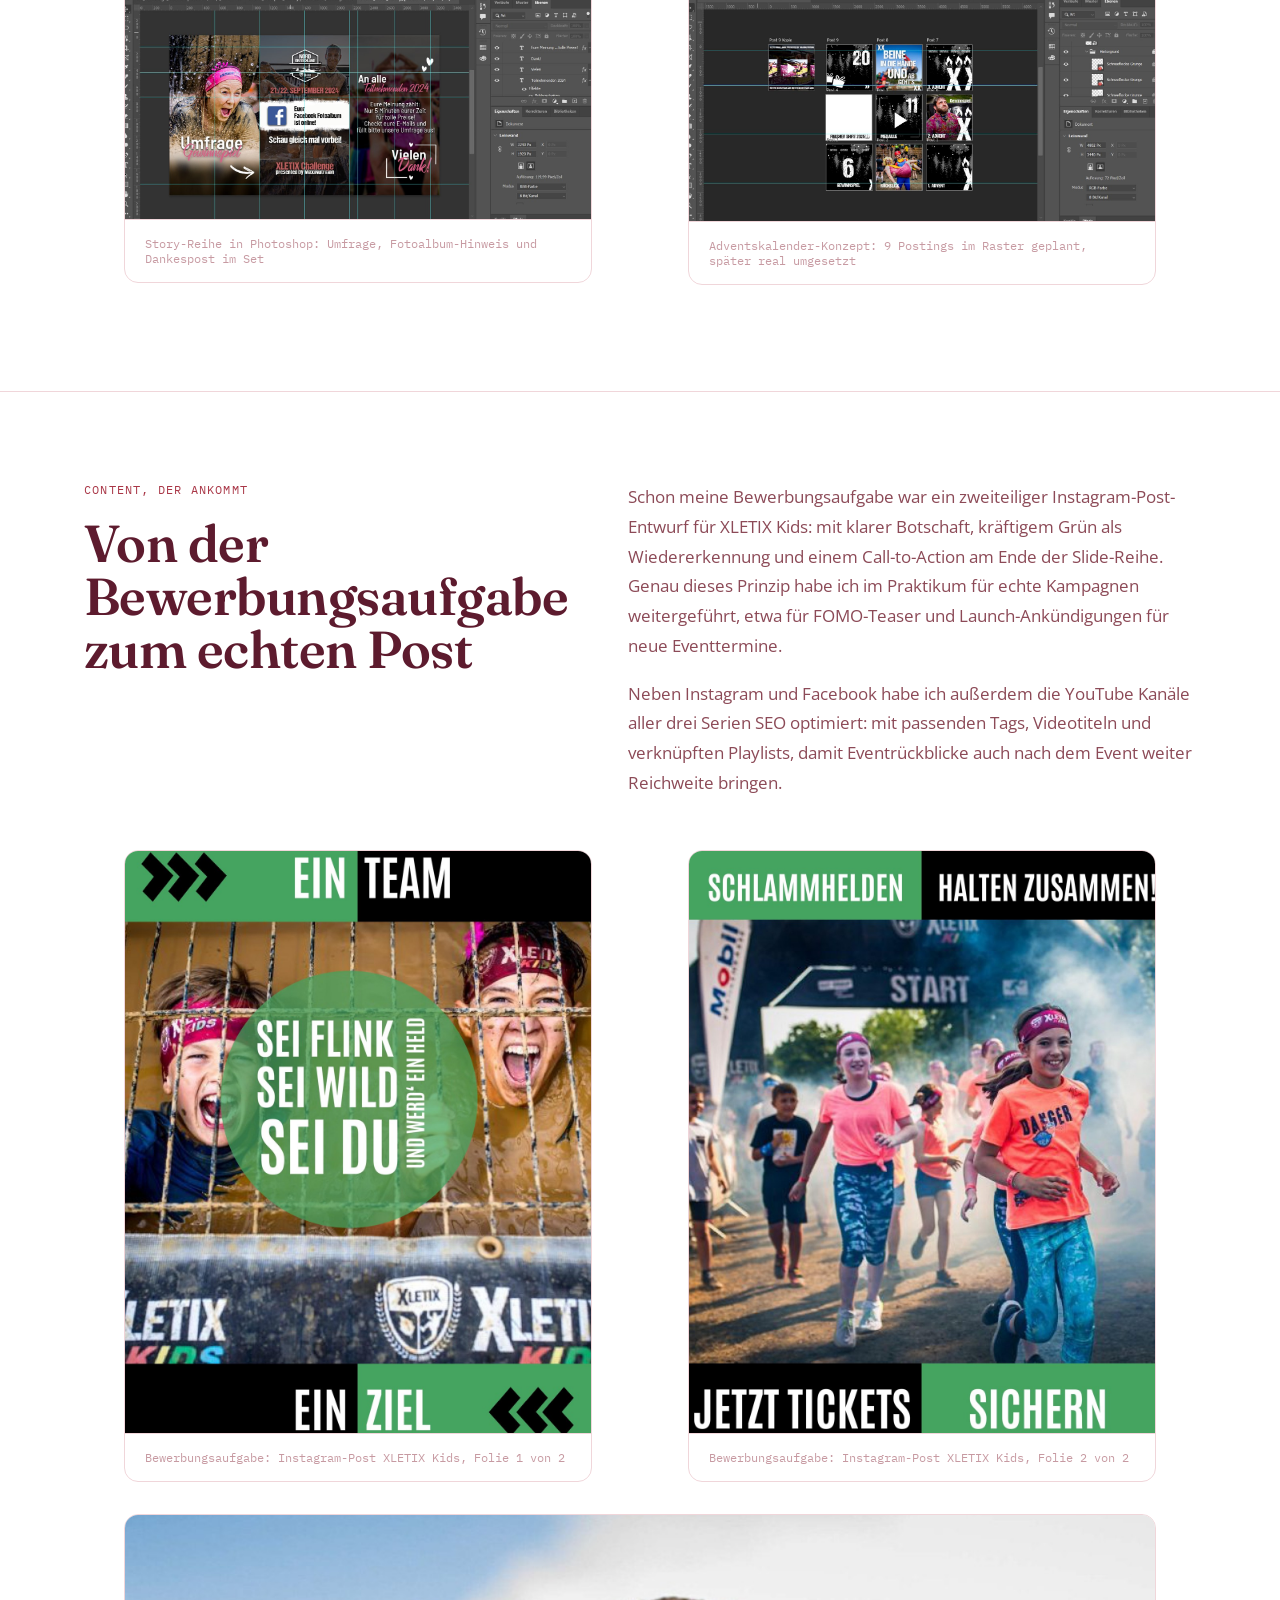
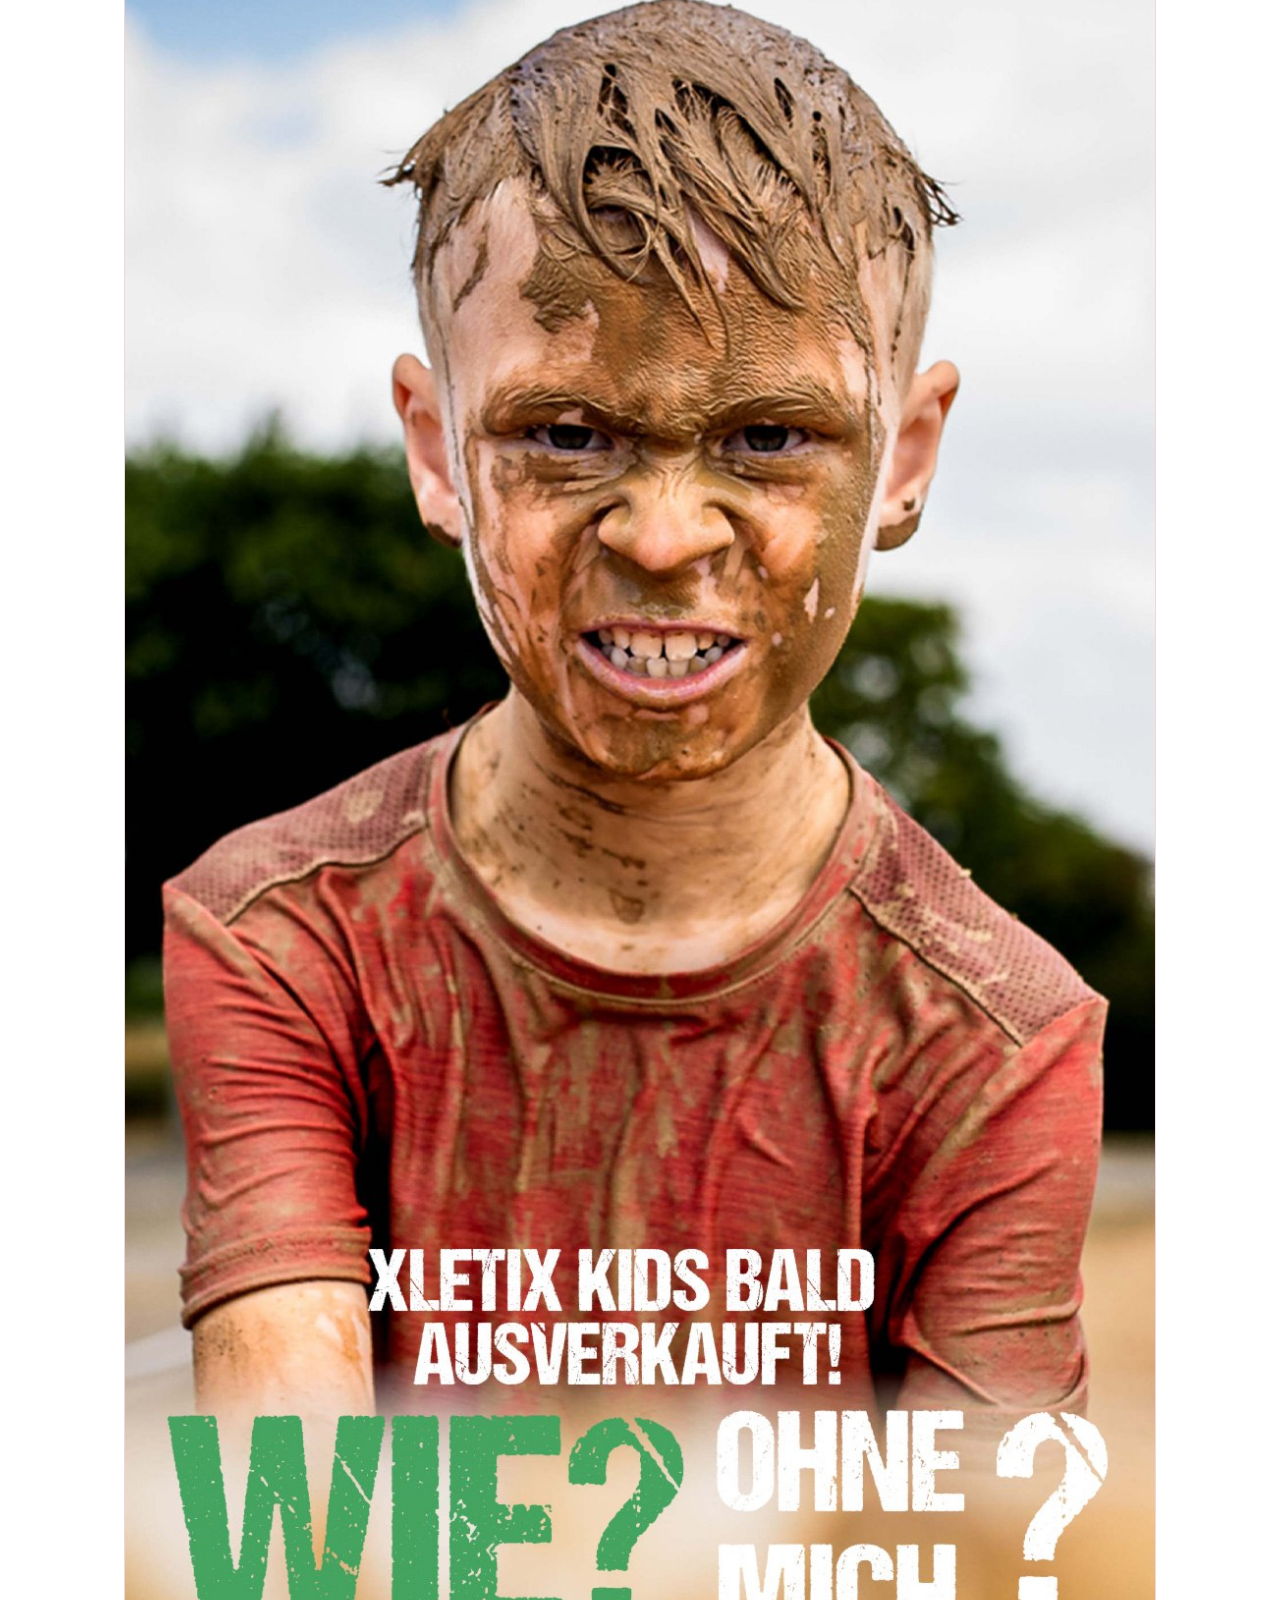
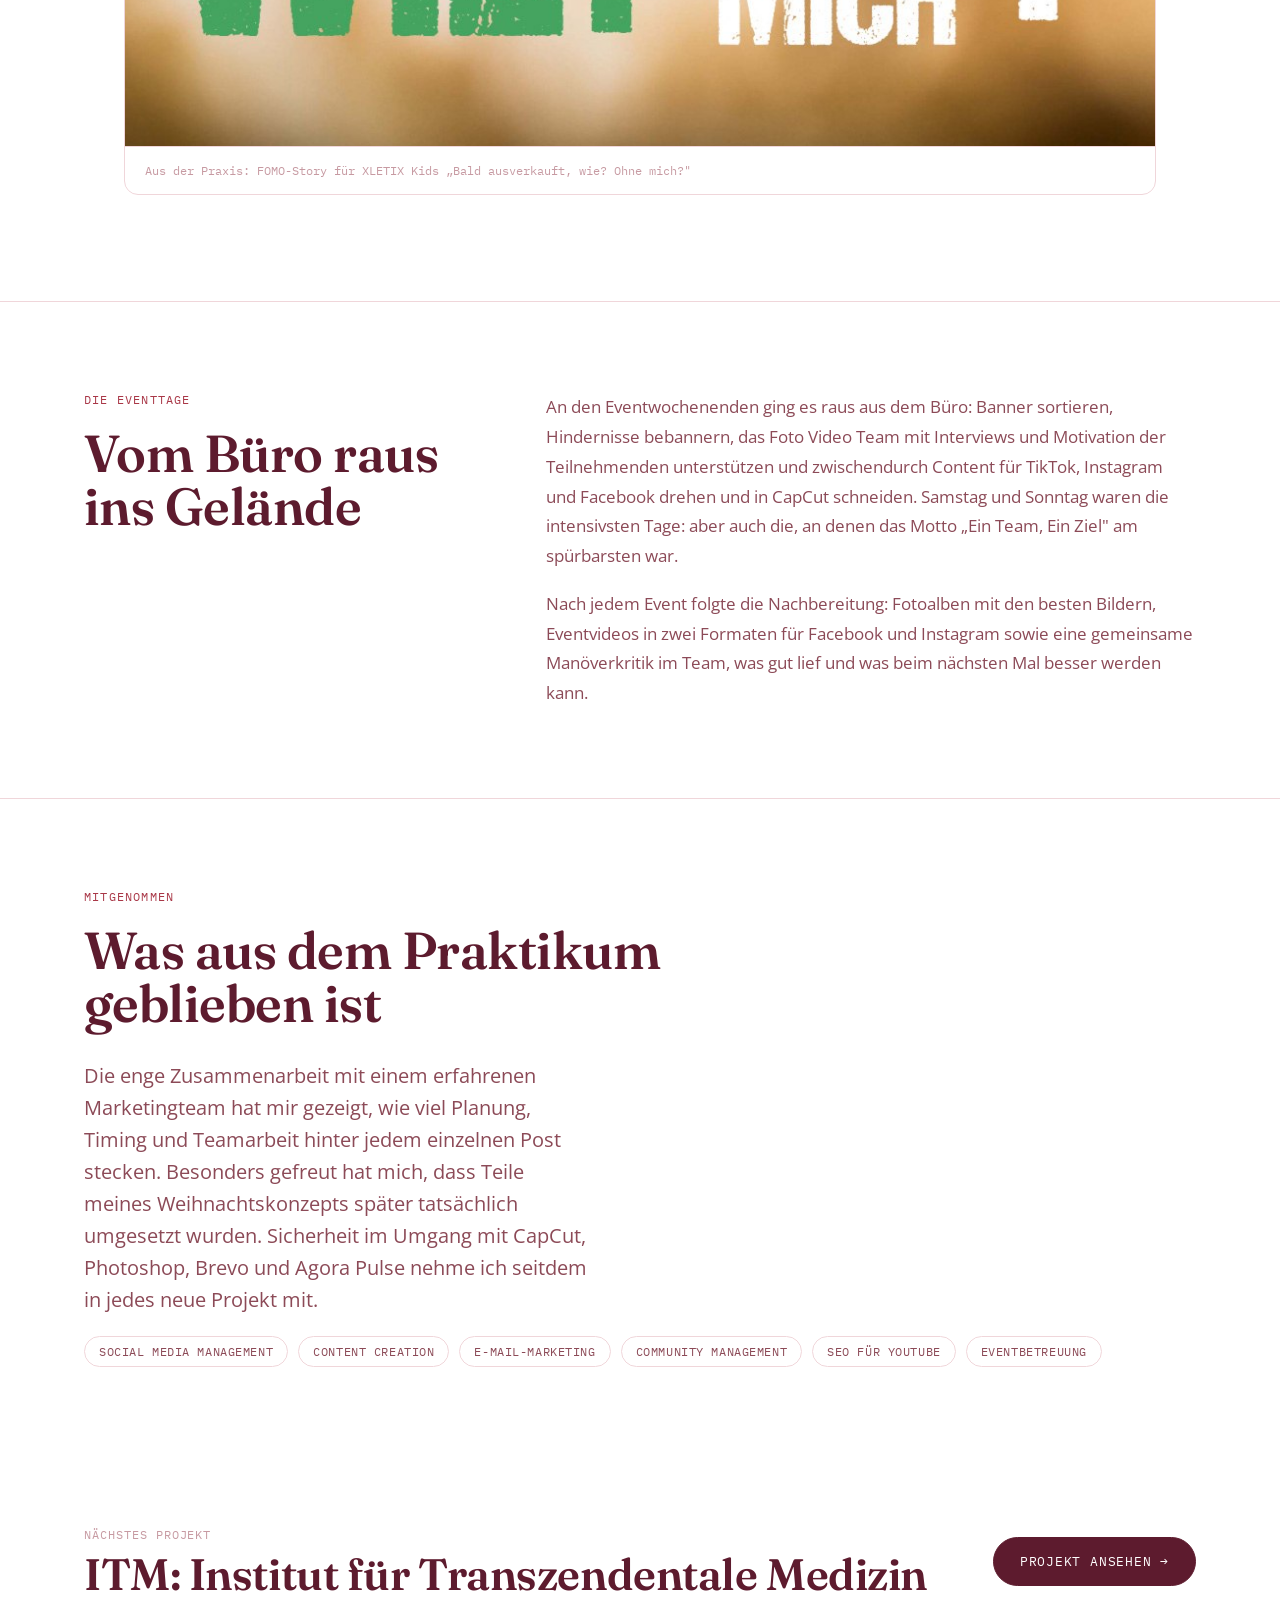
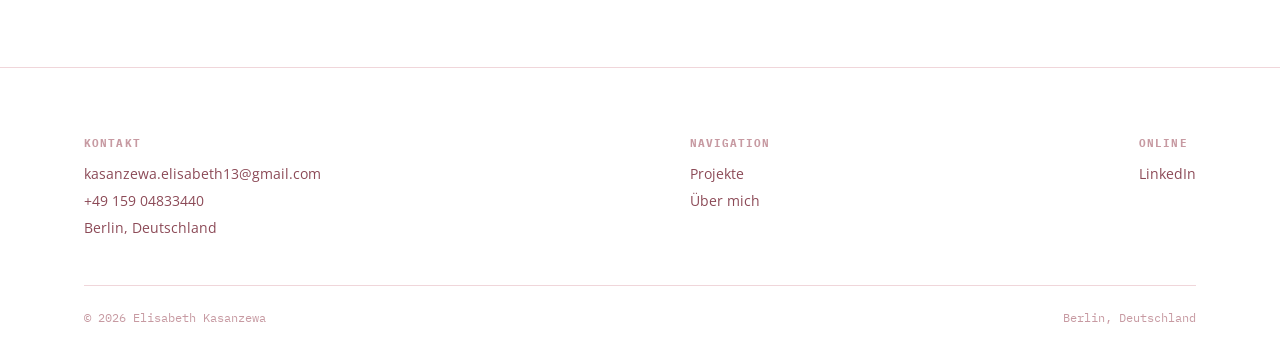
<file: projects/xletix.html>
<!DOCTYPE html>
<html lang="de">
<head>
<meta charset="UTF-8">
<script>(function(){try{var t=localStorage.getItem('ek-theme');if(t==='light'||(!t&&window.matchMedia('(prefers-color-scheme: light)').matches)){document.documentElement.setAttribute('data-theme','light');}}catch(e){}})();</script>
<meta name="viewport" content="width=device-width, initial-scale=1.0">
<title>XLETIX: Praktikum im Organic Marketing | Elisabeth Kasanzewa</title>
<meta name="description" content="Storytelling Case Study: mein Praktikum im Organic Marketing bei der XLETIX GmbH: von Content Creation über E-Mail-Marketing bis zum Eventtag.">
<link rel="preconnect" href="https://fonts.googleapis.com">
<link rel="preconnect" href="https://fonts.gstatic.com" crossorigin>
<link href="https://fonts.googleapis.com/css2?family=Fraunces:opsz,wght@9..144,400;9..144,500;9..144,600;9..144,700&family=Open+Sans:wght@400;500;600;700&family=IBM+Plex+Mono:wght@400;500&display=swap" rel="stylesheet">
<link rel="stylesheet" href="../assets/css/style.css">
</head>
<body>

<header class="site-header is-scrolled">
  <div class="wrap">
    <a href="../index.html" class="logo"><span class="logo-mark"><img src="../assets/images/brand/monogram.jpg" alt="EK Monogramm"></span>Elisabeth <span>K.</span></a>
    <nav class="main-nav">
      <ul>
        <li><a href="../index.html#work">Projekte</a></li>
        <li><a href="../index.html#about">Über mich</a></li>
        <li><a href="../index.html#experience">Erfahrung</a></li>
        <li><a href="../index.html#skills">Skills</a></li>
        <li><a href="../index.html#contact">Kontakt</a></li>
      </ul>
    </nav>
    <div class="header-cta">
      <div class="theme-toggle" aria-label="Farbschema wählen">
        <button type="button" data-theme="light" aria-label="Helles Design">
          <svg viewBox="0 0 24 24" fill="none" stroke="currentColor" stroke-width="2" stroke-linecap="round"><circle cx="12" cy="12" r="4"/><path d="M12 2v2M12 20v2M4.9 4.9l1.4 1.4M17.7 17.7l1.4 1.4M2 12h2M20 12h2M4.9 19.1l1.4-1.4M17.7 6.3l1.4-1.4"/></svg>
        </button>
        <button type="button" data-theme="dark" aria-label="Dunkles Design">
          <svg viewBox="0 0 24 24" fill="none" stroke="currentColor" stroke-width="2" stroke-linecap="round" stroke-linejoin="round"><path d="M21 12.8A9 9 0 1 1 11.2 3a7 7 0 0 0 9.8 9.8Z"/></svg>
        </button>
      </div>
      <a href="mailto:kasanzewa.elisabeth13@gmail.com" class="btn">Kontakt aufnehmen</a>
      <button class="nav-toggle" aria-label="Menü öffnen" aria-expanded="false">☰</button>
    </div>
  </div>
</header>

<section class="project-hero">
  <div class="wrap">
    <a href="../index.html#work" class="back-link">← Alle Projekte</a>
    <span class="eyebrow">Praktikum · Organic Marketing</span>
    <h1 class="project-title" style="margin-top:18px;">XLETIX: 5 Monate Content, Community und Eventarbeit</h1>

    <div class="project-meta-row">
      <div class="m">
        <div class="k">Rolle</div>
        <div class="v">Praktikantin Organic Marketing</div>
      </div>
      <div class="m">
        <div class="k">Zeitraum</div>
        <div class="v">05/2024 bis 10/2024, BHT Praxisphase</div>
      </div>
      <div class="m">
        <div class="k">Tools</div>
        <div class="v">Photoshop, Brevo, Agora Pulse, CapCut, YouTube Studio</div>
      </div>
      <div class="m">
        <div class="k">Kontext</div>
        <div class="v">3 Markenserien mit insgesamt rund 160.000 Followern</div>
      </div>
    </div>
  </div>
</section>

<!-- INTRO -->
<section class="project-section">
  <div class="wrap">
    <div class="two-col reveal">
      <div>
        <div class="section-label">Der Anfang</div>
        <h2>Sport, Schlamm und ein Team, ein Ziel</h2>
      </div>
      <div class="prose">
        <p>
          XLETIX veranstaltet Hindernisläufe in Deutschland, Österreich und der Schweiz: unter drei
          Serien mit ganz unterschiedlichen Zielgruppen, von Familien über Frauen bis hin zu
          sportbegeisterten Teams. Ich habe mich bewusst für ein Praktikum im Organic Marketing
          entschieden, weil hier Sport, Content und echte Live Events aufeinandertreffen: genau die
          Mischung, die mich seit meiner Kindheit begleitet.
        </p>
        <p>
          Im Bewerbungsprozess habe ich neben einem Motivationsgespräch auch eine gestalterische
          Aufgabe eingereicht: einen Instagram Post Entwurf für XLETIX Kids und einen Facebook Post
          für den Partner MaxiNutrition. Das Motto des Unternehmens, „Ein Team, Ein Ziel", hat sich
          durch die ganzen 5 Monate gezogen: von den ersten Einarbeitungstagen bis zum letzten
          Bannerabbau am Eventwochenende.
        </p>
      </div>
    </div>
  </div>
</section>

<!-- COVER GALLERY -->
<section class="project-section">
  <div class="wrap">
    <div class="mini-grid reveal" style="grid-template-columns: 1fr 1fr;">
      <figure class="figure reveal">
        <div class="img-frame"><img src="../assets/images/xletix/yt-thumbnail-nord.jpg" alt="YouTube Thumbnail XLETIX Challenge Norddeutschland 2024"></div>
        <figcaption>YouTube-Thumbnail: XLETIX Challenge Norddeutschland 2024</figcaption>
      </figure>
      <figure class="figure reveal">
        <div class="img-frame"><img src="../assets/images/xletix/yt-thumbnail-tirol.jpg" alt="YouTube Thumbnail XLETIX Challenge Tirol Innsbruck 2024"></div>
        <figcaption>YouTube-Thumbnail: XLETIX Challenge Tirol Innsbruck 2024</figcaption>
      </figure>
    </div>
    <div class="mini-grid reveal" style="grid-template-columns: repeat(3, 1fr); margin-top: 16px;">
      <figure class="figure reveal">
        <div class="img-frame"><img src="../assets/images/xletix/event-flag-team.jpg" alt="Elisabeth mit dem Team bei XLETIX Kids München 2024, Flagge in der Hand"></div>
        <figcaption>Live beim Event: München 2024 mit dem XLETIX Kids Team</figcaption>
      </figure>
      <figure class="figure reveal">
        <div class="img-frame"><img src="../assets/images/xletix/muddy-angel-foam.jpg" alt="Teilnehmerinnen beim Schauinsland Muddy Angel Run voller Schaum"></div>
        <figcaption>Schauinsland Muddy Angel Run: eine der drei betreuten Serien</figcaption>
      </figure>
      <figure class="figure reveal">
        <div class="img-frame"><img src="../assets/images/xletix/kids-mudslide.jpg" alt="Kind rutscht lachend über die Schlammrutsche bei XLETIX Kids"></div>
        <figcaption>XLETIX Kids: Hindernislauf für die ganze Familie</figcaption>
      </figure>
    </div>
  </div>
</section>

<!-- ROLLE -->
<section class="project-section">
  <div class="wrap">
    <div class="two-col reveal">
      <div>
        <div class="section-label">Mein Bereich</div>
        <h2>Organic Marketing für drei Serien gleichzeitig</h2>
      </div>
      <div>
        <p style="color:var(--ink-dim); font-size:17px; line-height:1.75; margin-bottom:24px;">
          Organic Marketing war bei XLETIX verantwortlich für E-Mail-Marketing, Presse, Community
          Management und Content für Instagram, TikTok, Facebook, LinkedIn, Pinterest, Google My
          Business und YouTube: für die drei Serien XLETIX Challenge, XLETIX Kids und den
          Schauinsland Muddy Angel Run.
        </p>
        <ul>
          <li>Planung und Gestaltung von Posts, Storys und Website Anpassungen für alle drei Serien</li>
          <li>Community Management über Agora Pulse: Kommentare, Fragen und Repostings täglich betreut</li>
          <li>Mitwirkung an Newsletter-Inhalten und E-Mail-Kommunikation mit Brevo</li>
          <li>Unterstützung des Foto-Video-Teams direkt an den Eventtagen vor Ort</li>
        </ul>
      </div>
    </div>
  </div>
</section>

<!-- BREVO -->
<section class="project-section">
  <div class="wrap">
    <div class="section-label reveal">Arbeit mit Brevo</div>
    <h2 class="reveal" style="margin-bottom:36px;">E-Mails, die zur richtigen Zeit bei den richtigen Leuten landen</h2>

    <div class="media-text">
      <figure class="figure reveal">
        <div class="img-frame"><img src="../assets/images/xletix/brevo-newsletter-full.jpg" alt="Vollständiger Brevo Newsletter XLETIX Challenge Norddeutschland 2024 mit Ticketaktion"></div>
        <figcaption>Beispiel aus der Newsletter-Arbeit: E-Mail-Kampagne zur XLETIX Challenge Norddeutschland</figcaption>
      </figure>
      <div class="media-text-copy reveal">
        <div class="section-label">Warum es funktioniert</div>
        <p>
          Brevo funktioniert wie ein Baukastensystem: dynamische Empfängerlisten aktualisieren sich
          automatisch nach Aktivität, sodass gezielte Nachrichten zu Preissteigerungen oder
          Veranstaltungsorten an genau die richtige Zielgruppe gehen.
        </p>
        <p>
          Die Kampagne oben zeigt das Prinzip: klarer visueller Aufhänger, ein konkreter Anlass
          („90 % ausverkauft"), ein einzelner Call-to-Action. So bleiben Teilnehmende informiert
          und an die Marke gebunden, statt in der Inbox unterzugehen.
        </p>
      </div>
    </div>
  </div>
</section>

<!-- YOUTUBE -->
<section class="project-section">
  <div class="wrap">
    <div class="section-label reveal">YouTube SEO</div>
    <h2 class="reveal">Reichweite, die über das Event hinausträgt</h2>
    <p class="lead reveal" style="margin-bottom:36px;">
      Für alle drei Serien habe ich die YouTube-Kanäle aufbereitet: mit durchdachten Tags,
      verknüpften Playlists und Endcards, damit Eventrückblicke auch Monate später noch gefunden
      werden und neue Zuschauende zu den nächsten Terminen führen.
    </p>
    <div class="mini-grid reveal" style="grid-template-columns: 1fr 1fr;">
      <figure class="figure reveal">
        <div class="img-frame"><img src="../assets/images/xletix/yt-seo-tags.jpg" alt="YouTube Studio Ansicht der SEO Tags für die XLETIX Challenge"></div>
        <figcaption>SEO-Tags im YouTube Studio: von „hindernislauf" bis „training für hindernislauf"</figcaption>
      </figure>
      <figure class="figure reveal">
        <div class="img-frame"><img src="../assets/images/xletix/yt-playlist.jpg" alt="YouTube Studio Ansicht der Video Playlist chronologisch sortiert"></div>
        <figcaption>Playlist-Pflege: alle Eventvideos chronologisch verknüpft</figcaption>
      </figure>
    </div>
    <figure class="figure reveal" style="margin-top:16px;">
      <div class="img-frame"><img src="../assets/images/xletix/yt-infokarte.jpg" alt="YouTube Studio Ansicht der Endcard Infokarte mit verknüpften Videos"></div>
      <figcaption>Endcard-Verknüpfung: vom aktuellen Rückblick direkt zur nächsten Challenge</figcaption>
    </figure>
  </div>
</section>

<!-- PHOTOSHOP -->
<section class="project-section">
  <div class="wrap">
    <div class="section-label reveal">Arbeit mit Photoshop</div>
    <h2 class="reveal">Vom Feed-Konzept bis zum Weihnachtskalender</h2>
    <p class="lead reveal" style="margin-bottom:36px;">
      In Photoshop habe ich Storys, Umfragen und Kampagnenbilder gestaltet und eigene Konzepte
      entwickelt: darunter ein Adventskalender-Konzept für die Serie XLETIX Challenge. Das Maskieren
      von Objekten und das kreative Verstecken von Textelementen habe ich mir größtenteils direkt im
      Praktikum angeeignet.
    </p>
    <div class="mini-grid reveal" style="grid-template-columns: 1fr 1fr;">
      <figure class="figure reveal">
        <div class="img-frame"><img src="../assets/images/xletix/photoshop-stories.jpg" alt="Photoshop Ansicht mehrerer Story Designs für Umfrage und Dankespost"></div>
        <figcaption>Story-Reihe in Photoshop: Umfrage, Fotoalbum-Hinweis und Dankespost im Set</figcaption>
      </figure>
      <figure class="figure reveal">
        <div class="img-frame"><img src="../assets/images/xletix/photoshop-advent.jpg" alt="Photoshop Ansicht des Adventskalender Konzepts mit 9 Postings"></div>
        <figcaption>Adventskalender-Konzept: 9 Postings im Raster geplant, später real umgesetzt</figcaption>
      </figure>
    </div>
  </div>
</section>

<!-- SOCIAL POSTS -->
<section class="project-section">
  <div class="wrap">
    <div class="two-col reveal">
      <div>
        <div class="section-label">Content, der ankommt</div>
        <h2>Von der Bewerbungsaufgabe zum echten Post</h2>
      </div>
      <div class="prose">
        <p>
          Schon meine Bewerbungsaufgabe war ein zweiteiliger Instagram-Post-Entwurf für XLETIX Kids:
          mit klarer Botschaft, kräftigem Grün als Wiedererkennung und einem Call-to-Action am Ende
          der Slide-Reihe. Genau dieses Prinzip habe ich im Praktikum für echte Kampagnen
          weitergeführt, etwa für FOMO-Teaser und Launch-Ankündigungen für neue Eventtermine.
        </p>
        <p>
          Neben Instagram und Facebook habe ich außerdem die YouTube Kanäle aller drei Serien
          SEO optimiert: mit passenden Tags, Videotiteln und verknüpften Playlists, damit
          Eventrückblicke auch nach dem Event weiter Reichweite bringen.
        </p>
      </div>
    </div>

    <div class="mini-grid reveal" style="grid-template-columns: 1fr 1fr; margin-top: 36px;">
      <figure class="figure reveal">
        <div class="img-frame"><img src="../assets/images/xletix/bewerbung-post-1.jpg" alt="Bewerbungsaufgabe Instagram Post XLETIX Kids Ein Team Ein Ziel, Folie 1"></div>
        <figcaption>Bewerbungsaufgabe: Instagram-Post XLETIX Kids, Folie 1 von 2</figcaption>
      </figure>
      <figure class="figure reveal">
        <div class="img-frame"><img src="../assets/images/xletix/bewerbung-post-2.jpg" alt="Bewerbungsaufgabe Instagram Post XLETIX Kids Schlammhelden halten zusammen, Folie 2"></div>
        <figcaption>Bewerbungsaufgabe: Instagram-Post XLETIX Kids, Folie 2 von 2</figcaption>
      </figure>
    </div>

    <figure class="figure reveal" style="margin-top:16px;">
      <div class="img-frame"><img src="../assets/images/xletix/story-fomo-kids.jpg" alt="Instagram Story FOMO Teaser XLETIX Kids bald ausverkauft"></div>
      <figcaption>Aus der Praxis: FOMO-Story für XLETIX Kids „Bald ausverkauft, wie? Ohne mich?"</figcaption>
    </figure>
  </div>
</section>

<!-- EVENTTAGE -->
<section class="project-section">
  <div class="wrap">
    <div class="two-col reveal">
      <div>
        <div class="section-label">Die Eventtage</div>
        <h2>Vom Büro raus ins Gelände</h2>
      </div>
      <div class="prose">
        <p>
          An den Eventwochenenden ging es raus aus dem Büro: Banner sortieren, Hindernisse
          bebannern, das Foto Video Team mit Interviews und Motivation der Teilnehmenden
          unterstützen und zwischendurch Content für TikTok, Instagram und Facebook drehen und in
          CapCut schneiden. Samstag und Sonntag waren die intensivsten Tage: aber auch die, an denen
          das Motto „Ein Team, Ein Ziel" am spürbarsten war.
        </p>
        <p>
          Nach jedem Event folgte die Nachbereitung: Fotoalben mit den besten Bildern, Eventvideos in
          zwei Formaten für Facebook und Instagram sowie eine gemeinsame Manöverkritik im Team, was
          gut lief und was beim nächsten Mal besser werden kann.
        </p>
      </div>
    </div>
  </div>
</section>

<!-- FAZIT -->
<section class="project-section">
  <div class="wrap">
    <div class="section-label reveal">Mitgenommen</div>
    <h2 class="reveal">Was aus dem Praktikum geblieben ist</h2>
    <p class="lead reveal" style="margin-bottom:0;">
      Die enge Zusammenarbeit mit einem erfahrenen Marketingteam hat mir gezeigt, wie viel
      Planung, Timing und Teamarbeit hinter jedem einzelnen Post stecken. Besonders gefreut hat mich,
      dass Teile meines Weihnachtskonzepts später tatsächlich umgesetzt wurden. Sicherheit im Umgang
      mit CapCut, Photoshop, Brevo und Agora Pulse nehme ich seitdem in jedes neue Projekt mit.
    </p>

    <div class="tag-row reveal">
      <span>Social Media Management</span>
      <span>Content Creation</span>
      <span>E-Mail-Marketing</span>
      <span>Community Management</span>
      <span>SEO für YouTube</span>
      <span>Eventbetreuung</span>
    </div>
  </div>
</section>

<div class="wrap">
  <div class="project-next reveal">
    <div>
      <div class="label">Nächstes Projekt</div>
      <h3>ITM: Institut für Transzendentale Medizin</h3>
    </div>
    <a href="itm.html" class="btn btn-solid">Projekt ansehen →</a>
  </div>
</div>

<footer class="site-footer">
  <div class="wrap">
    <div class="footer-grid">
      <div class="footer-col">
        <h5>Kontakt</h5>
        <a href="mailto:kasanzewa.elisabeth13@gmail.com">kasanzewa.elisabeth13@gmail.com</a>
        <a href="tel:+4915904833440">+49 159 04833440</a>
        <p>Berlin, Deutschland</p>
      </div>
      <div class="footer-col">
        <h5>Navigation</h5>
        <a href="../index.html#work">Projekte</a>
        <a href="../index.html#about">Über mich</a>
      </div>
      <div class="footer-col">
        <h5>Online</h5>
        <a href="https://www.linkedin.com/in/elisabeth-kasanzewa-6425612b8/" target="_blank" rel="noopener">LinkedIn</a>
      </div>
    </div>
    <div class="footer-bottom">
      <span>© <span id="year"></span> Elisabeth Kasanzewa</span>
      <span>Berlin, Deutschland</span>
    </div>
  </div>
</footer>

<script>document.getElementById('year').textContent = new Date().getFullYear();</script>
<script src="../assets/js/main.js"></script>
</body>
</html>
</file>
<file: assets/css/style.css>
/* ==========================================================================
   Elisabeth Kasanzewa: Portfolio
   Design tokens: Bordeaux / Rot / Weiss
   ========================================================================== */
:root{
  color-scheme: dark;

  /* Markenfarben (Basis) */
  --maroon:  #5D1B2E;
  --red:     #DE3747;
  --wine:    #A93747;
  --white:   #FFFFFF;

  /* Dark Theme (Standard) */
  --bg:            #5D1B2E;
  --bg-soft:       #4A1625;
  --bg-card:       #6E2A3D;
  --line:          #7A4050;
  --ink:           var(--white);
  --ink-dim:       #E7C7CE;
  --ink-faint:     #B98A94;
  --accent:        var(--red);
  --accent-soft:   var(--wine);
  --accent-teal:   var(--red);
  --accent-blue:   var(--wine);

  --bg-rgb:      93,27,46;
  --ink-rgb:     255,255,255;
  --accent-rgb:  222,55,71;
  --accent2-rgb: 169,55,71;

  --font-display: "Fraunces", "Georgia", serif;
  --font-body:    "Open Sans", -apple-system, BlinkMacSystemFont, "Segoe UI", sans-serif;
  --font-mono:    "IBM Plex Mono", ui-monospace, monospace;

  --container: 1240px;
  --gutter: clamp(20px, 5vw, 64px);
  --radius: 14px;

  transition: background .35s ease, color .35s ease;
}

[data-theme="light"]{
  color-scheme: light;
  --bg:            var(--white);
  --bg-soft:       #FCEEF0;
  --bg-card:       #FFFFFF;
  --line:          #F0D6DA;
  --ink:           var(--maroon);
  --ink-dim:       #8C4A57;
  --ink-faint:     #C79AA2;
  --accent:        var(--wine);
  --accent-soft:   var(--red);
  --accent-teal:   var(--wine);
  --accent-blue:   var(--maroon);

  --bg-rgb:      255,255,255;
  --ink-rgb:     93,27,46;
  --accent-rgb:  169,55,71;
  --accent2-rgb: 222,55,71;
}

[data-theme="light"] .work-card{ box-shadow: 0 1px 3px rgba(93,27,46,.06); }
[data-theme="light"] .card-shade{
  background: linear-gradient(180deg, rgba(255,255,255,.1) 0%, rgba(93,27,46,.88) 85%);
}
[data-theme="light"] .hero-title .accent-outline{ -webkit-text-stroke: 1.5px var(--maroon); }
[data-theme="light"] ::selection{ background: var(--wine); color: var(--white); }

*, *::before, *::after{ box-sizing: border-box; }
html{ scroll-behavior: smooth; }
html, body{ background: var(--bg); }

body{
  margin: 0;
  font-family: var(--font-body);
  color: var(--ink);
  background: var(--bg);
  -webkit-font-smoothing: antialiased;
  overflow-x: hidden;
}

img{ max-width: 100%; display: block; }
a{ color: inherit; text-decoration: none; }
ul{ margin: 0; padding: 0; list-style: none; }
button{ font-family: inherit; }

::selection{ background: var(--accent); color: var(--bg); }

:focus-visible{
  outline: 2px solid var(--accent);
  outline-offset: 3px;
}

.wrap{
  max-width: var(--container);
  margin: 0 auto;
  padding-left: var(--gutter);
  padding-right: var(--gutter);
}

.eyebrow{
  font-family: var(--font-mono);
  text-transform: uppercase;
  letter-spacing: .16em;
  font-size: 12px;
  color: var(--accent);
  display: flex;
  align-items: center;
  gap: 10px;
}
.eyebrow::before{
  content: "";
  width: 7px; height: 7px;
  border-radius: 50%;
  background: var(--accent);
  display: inline-block;
}

h1,h2,h3,h4{
  font-family: var(--font-display);
  font-weight: 600;
  letter-spacing: -.01em;
  line-height: 1.02;
  margin: 0;
}

p{ margin: 0; }

.lead{
  font-size: clamp(16px, 2vw, 20px);
  color: var(--ink-dim);
  line-height: 1.6;
  max-width: 46ch;
}

/* ---------------------------- Buttons ---------------------------- */
.btn{
  display: inline-flex;
  align-items: center;
  gap: 10px;
  font-family: var(--font-mono);
  font-size: 13px;
  letter-spacing: .06em;
  text-transform: uppercase;
  padding: 15px 26px;
  border-radius: 100px;
  border: 1px solid var(--line);
  color: var(--ink);
  transition: border-color .25s ease, background .25s ease, color .25s ease, transform .25s ease;
  white-space: nowrap;
}
.btn:hover{
  border-color: var(--accent);
  color: var(--bg);
  background: var(--accent);
  transform: translateY(-1px);
}
.btn-solid{
  background: var(--ink);
  color: var(--bg);
  border-color: var(--ink);
}
.btn-solid:hover{
  background: var(--accent);
  border-color: var(--accent);
  color: var(--bg);
}
.btn-arrow{ font-size: 15px; transition: transform .25s ease; }
.btn:hover .btn-arrow{ transform: translateX(3px); }

/* ---------------------------- Header ---------------------------- */
.site-header{
  position: fixed;
  top: 0; left: 0; right: 0;
  z-index: 100;
  padding: 22px 0;
  transition: background .3s ease, border-color .3s ease, padding .3s ease;
  border-bottom: 1px solid transparent;
}
.site-header.is-scrolled{
  background: rgba(var(--bg-rgb),.86);
  backdrop-filter: blur(10px);
  border-bottom-color: var(--line);
  padding: 14px 0;
}
.site-header .wrap{
  display: flex;
  align-items: center;
  justify-content: space-between;
  gap: 24px;
}
.logo{
  font-family: var(--font-display);
  font-size: 21px;
  font-weight: 600;
  letter-spacing: 0;
  display: flex;
  align-items: center;
  gap: 10px;
}
.logo-mark{
  width: 34px;
  height: 34px;
  border-radius: 50%;
  overflow: hidden;
  flex-shrink: 0;
  border: 1px solid var(--line);
}
.logo-mark img{ width: 100%; height: 100%; object-fit: cover; object-position: center; }
.logo span{ color: var(--accent); }

.main-nav ul{
  display: flex;
  gap: 34px;
  font-family: var(--font-mono);
  font-size: 13px;
  letter-spacing: .04em;
  text-transform: uppercase;
}
.main-nav a{
  color: var(--ink-dim);
  position: relative;
  padding-bottom: 4px;
}
.main-nav a:hover{ color: var(--ink); }
.main-nav a::after{
  content: "";
  position: absolute; left: 0; right: 100%; bottom: 0;
  height: 1px; background: var(--accent);
  transition: right .25s ease;
}
.main-nav a:hover::after{ right: 0; }

.header-cta{ display: flex; align-items: center; gap: 16px; }

.theme-toggle{
  display: flex;
  align-items: center;
  gap: 2px;
  background: var(--bg-soft);
  border: 1px solid var(--line);
  border-radius: 100px;
  padding: 4px;
}
.theme-toggle button{
  background: none;
  border: none;
  color: var(--ink-faint);
  width: 32px; height: 32px;
  border-radius: 50%;
  display: flex;
  align-items: center;
  justify-content: center;
  cursor: pointer;
  transition: background .2s ease, color .2s ease;
}
.theme-toggle button svg{ width: 16px; height: 16px; }
.theme-toggle button.is-active{
  background: var(--accent);
  color: var(--bg);
}

.nav-toggle{
  display: none;
  background: none;
  border: 1px solid var(--line);
  border-radius: 100px;
  color: var(--ink);
  width: 42px; height: 42px;
  align-items: center;
  justify-content: center;
}

@media (max-width: 860px){
  .main-nav{
    position: fixed;
    inset: 0;
    top: 0;
    background: var(--bg);
    display: flex;
    align-items: center;
    justify-content: center;
    opacity: 0;
    pointer-events: none;
    transition: opacity .3s ease;
  }
  .main-nav.is-open{ opacity: 1; pointer-events: auto; }
  .main-nav ul{ flex-direction: column; align-items: center; gap: 28px; font-size: 20px; }
  .nav-toggle{ display: flex; }
}

/* ---------------------------- Hero ---------------------------- */
.hero{
  position: relative;
  min-height: 100svh;
  display: flex;
  flex-direction: column;
  justify-content: center;
  padding-top: 120px;
  padding-bottom: 60px;
  overflow: hidden;
}
.hero-bg-grid{
  position: absolute; inset: 0;
  background-image:
    linear-gradient(to right, var(--line) 1px, transparent 1px),
    linear-gradient(to bottom, var(--line) 1px, transparent 1px);
  background-size: 64px 64px;
  mask-image: radial-gradient(ellipse 80% 60% at 50% 30%, black 10%, transparent 75%);
  opacity: .5;
  pointer-events: none;
}
.hero-glow{
  position: absolute;
  top: -220px; right: -160px;
  width: 640px; height: 640px;
  background: radial-gradient(circle, rgba(var(--accent-rgb),.35), transparent 65%);
  filter: blur(10px);
  pointer-events: none;
}
.hero .wrap{ position: relative; z-index: 2; }

.hero-top{
  display: flex;
  justify-content: space-between;
  align-items: flex-start;
  gap: 20px;
  margin-bottom: 36px;
}
.hero-clock{
  font-family: var(--font-mono);
  font-size: 13px;
  color: var(--ink-dim);
  text-align: right;
  letter-spacing: .05em;
}
.hero-clock strong{ color: var(--ink); font-size: 15px; }

.hero-title{
  font-size: clamp(56px, 10.5vw, 148px);
  display: flex;
  flex-direction: column;
}
.hero-title .line{ display: block; }
.hero-title .accent-outline{
  -webkit-text-stroke: 1.5px var(--ink);
  color: transparent;
}
.hero-title .accent-fill{ color: var(--accent); }

.hero-sub{
  display: flex;
  justify-content: space-between;
  align-items: flex-end;
  gap: 40px;
  margin-top: 40px;
  flex-wrap: wrap;
}
.hero-role{
  font-family: var(--font-mono);
  font-size: 14px;
  color: var(--ink-dim);
  letter-spacing: .04em;
  max-width: 40ch;
  line-height: 1.7;
}
.hero-role b{ color: var(--ink); font-weight: 500; }

.scroll-cue{
  position: absolute;
  bottom: 28px; left: 50%;
  transform: translateX(-50%);
  display: flex;
  flex-direction: column;
  align-items: center;
  gap: 8px;
  font-family: var(--font-mono);
  font-size: 11px;
  letter-spacing: .18em;
  text-transform: uppercase;
  color: var(--ink-faint);
}
.scroll-cue .stick{
  width: 1px; height: 30px;
  background: linear-gradient(var(--accent), transparent);
  animation: scrollpulse 1.8s ease-in-out infinite;
}
@keyframes scrollpulse{
  0%{ transform: scaleY(0); transform-origin: top; }
  50%{ transform: scaleY(1); transform-origin: top; }
  51%{ transform-origin: bottom; }
  100%{ transform: scaleY(0); transform-origin: bottom; }
}

/* ---------------------------- Marquee ---------------------------- */
.marquee-section{
  border-top: 1px solid var(--line);
  border-bottom: 1px solid var(--line);
  padding: 26px 0;
  overflow: hidden;
  background: var(--bg-soft);
}
.marquee-track{
  display: flex;
  width: max-content;
  animation: marquee 32s linear infinite;
}
.marquee-track span{
  font-family: var(--font-display);
  font-size: 30px;
  text-transform: uppercase;
  color: var(--ink-faint);
  padding: 0 28px;
  display: flex;
  align-items: center;
  gap: 28px;
  white-space: nowrap;
}
.marquee-track span::after{
  content: "◆";
  font-size: 12px;
  color: var(--accent);
}
@keyframes marquee{
  from{ transform: translateX(0); }
  to{ transform: translateX(-50%); }
}
@media (prefers-reduced-motion: reduce){
  .marquee-track{ animation: none; }
  .scroll-cue .stick{ animation: none; }
}

/* ---------------------------- Brand banner ---------------------------- */
.brand-banner{ padding: 64px 0 0; }
.brand-banner-img{
  display: block;
  border-radius: var(--radius);
  overflow: hidden;
  border: 1px solid var(--line);
  transition: transform .35s ease, box-shadow .35s ease;
}
.brand-banner-img:hover{ transform: translateY(-2px); box-shadow: 0 12px 40px rgba(var(--bg-rgb),.25); }
.brand-banner-img img{ width: 100%; display: block; }

/* ---------------------------- Section shell ---------------------------- */
section{ padding: 120px 0; position: relative; }
.section-head{
  display: flex;
  justify-content: space-between;
  align-items: flex-end;
  gap: 40px;
  margin-bottom: 64px;
  flex-wrap: wrap;
}
.section-head h2{
  font-size: clamp(36px, 5.2vw, 68px);
  margin-top: 10px;
}
.index-no{
  font-family: var(--font-mono);
  font-size: 13px;
  color: var(--ink-faint);
}

/* ---------------------------- Work / Projects grid ---------------------------- */
.work-grid{
  display: grid;
  grid-template-columns: repeat(2, 1fr);
  gap: 24px;
}
.work-card{
  position: relative;
  border-radius: var(--radius);
  border: 1px solid var(--line);
  background: var(--bg-card);
  padding: 32px;
  min-height: 380px;
  display: flex;
  flex-direction: column;
  justify-content: space-between;
  overflow: hidden;
  transition: border-color .3s ease, transform .3s ease;
}
.work-card:hover{ border-color: var(--accent-soft); transform: translateY(-4px); }
.work-card .card-media{
  position: absolute;
  inset: 0;
  z-index: 0;
  opacity: .5;
  background-size: cover;
  background-position: center;
  transition: opacity .4s ease, transform .5s ease;
}
.work-card:hover .card-media{ opacity: .68; transform: scale(1.03); }
.work-card .card-shade{
  position: absolute; inset: 0;
  background: linear-gradient(180deg, rgba(var(--bg-rgb),.35) 0%, rgba(var(--bg-rgb),.92) 85%);
  z-index: 0;
}
.work-card > *{ position: relative; z-index: 1; }
.card-top{ display: flex; justify-content: space-between; align-items: flex-start; }
.card-tag{
  font-family: var(--font-mono);
  font-size: 11px;
  text-transform: uppercase;
  letter-spacing: .08em;
  color: var(--ink);
  border: 1px solid rgba(var(--ink-rgb),.35);
  padding: 6px 12px;
  border-radius: 100px;
}
.card-arrow{
  width: 38px; height: 38px;
  border-radius: 50%;
  border: 1px solid rgba(var(--ink-rgb),.35);
  display: flex; align-items: center; justify-content: center;
  font-size: 16px;
  transition: background .25s ease, border-color .25s ease, transform .25s ease;
}
.work-card:hover .card-arrow{
  background: var(--accent);
  border-color: var(--accent);
  transform: rotate(45deg);
}
.card-bottom h3{
  font-size: clamp(28px, 3.4vw, 42px);
  margin-bottom: 10px;
}
.card-bottom p{
  color: var(--ink-dim);
  font-size: 15px;
  max-width: 42ch;
  line-height: 1.6;
}
.card-meta{
  display: flex;
  gap: 10px;
  flex-wrap: wrap;
  margin-top: 16px;
}
.card-meta span{
  font-family: var(--font-mono);
  font-size: 11px;
  letter-spacing: .04em;
  color: var(--accent);
  text-transform: uppercase;
}
.card-meta span:not(:last-child)::after{ content: "·"; margin-left: 10px; color: var(--ink-faint); }

.work-card.is-placeholder{
  align-items: center;
  justify-content: center;
  text-align: center;
  border-style: dashed;
  background: transparent;
}
.work-card.is-placeholder .plus{
  font-family: var(--font-display);
  font-size: 46px;
  color: var(--ink-faint);
  margin-bottom: 12px;
}
.work-card.is-placeholder p{ color: var(--ink-faint); font-size: 14px; max-width: 30ch; margin: 0 auto; }

@media (max-width: 860px){
  .work-grid{ grid-template-columns: 1fr; }
}

/* ---------------------------- About ---------------------------- */
.about{ background: var(--bg-soft); border-top: 1px solid var(--line); border-bottom: 1px solid var(--line); }
.about-grid{
  display: grid;
  grid-template-columns: 1fr 1.618fr; /* Goldener Schnitt */
  gap: 64px;
  align-items: start;
}
.about-portrait{
  aspect-ratio: 4/5;
  border-radius: var(--radius);
  border: 1px solid var(--line);
  overflow: hidden;
  background:
    radial-gradient(circle at 30% 20%, rgba(var(--accent-rgb),.35), transparent 55%),
    radial-gradient(circle at 80% 85%, rgba(var(--accent2-rgb),.25), transparent 55%),
    var(--bg-card);
  position: sticky;
  top: 110px;
}
.about-portrait .img-frame,
.about-portrait img{
  width: 100%;
  height: 100%;
  display: block;
  object-fit: cover;
  object-position: top center;
}
.about-portrait img{
  transform: scale(1.02);
  transition: transform .8s cubic-bezier(.22,1,.36,1);
}
.about-portrait:hover img{ transform: scale(1); }
.about-copy p{
  font-size: clamp(18px, 2.4vw, 26px);
  line-height: 1.55;
  color: var(--ink-dim);
  font-family: var(--font-display);
  text-transform: none;
  font-weight: 500;
  letter-spacing: 0;
}
.about-copy p b{ color: var(--ink); font-weight: 700; }
.about-copy p + p{ margin-top: 24px; }

.fact-grid{
  margin-top: 56px;
  display: grid;
  grid-template-columns: repeat(4, minmax(0,1fr));
  gap: 24px;
  border-top: 1px solid var(--line);
  padding-top: 40px;
}
.fact{ }
.fact .num{
  font-family: var(--font-display);
  font-size: 54px;
  color: var(--accent);
  line-height: 1;
}
.fact .label{
  font-family: var(--font-mono);
  font-size: 12px;
  text-transform: uppercase;
  letter-spacing: .06em;
  color: var(--ink-dim);
  margin-top: 8px;
}
@media (max-width: 860px){
  .about-grid{ grid-template-columns: 1fr; }
  .about-portrait{ position: static; aspect-ratio: 16/9; }
}
@media (max-width: 720px){
  .fact-grid{ grid-template-columns: repeat(2, minmax(0,1fr)); gap: 28px; }
}

/* ---------------------------- Experience ---------------------------- */
.exp-list{ border-top: 1px solid var(--line); }
.exp-item{
  border-bottom: 1px solid var(--line);
  padding: 40px 0;
  display: grid;
  grid-template-columns: 90px 1fr 1fr;
  gap: 30px;
  transition: background .3s ease;
}
.exp-item:hover{ background: rgba(var(--accent-rgb),.06); }
.exp-no{ font-family: var(--font-mono); color: var(--ink-faint); font-size: 14px; padding-top: 6px; }
.exp-role h3{
  text-transform: none;
  font-size: clamp(22px, 2.6vw, 32px);
  letter-spacing: -.01em;
  margin-bottom: 8px;
}
.exp-role .exp-org{
  font-family: var(--font-mono);
  font-size: 13px;
  color: var(--accent);
  text-transform: uppercase;
  letter-spacing: .04em;
}
.exp-role .exp-date{
  font-family: var(--font-mono);
  font-size: 12px;
  color: var(--ink-faint);
  margin-top: 4px;
}
.exp-detail ul{ display: flex; flex-direction: column; gap: 10px; }
.exp-detail li{
  color: var(--ink-dim);
  font-size: 15px;
  line-height: 1.6;
  padding-left: 18px;
  position: relative;
}
.exp-detail li::before{
  content: "•";
  position: absolute; left: 0; color: var(--accent);
}
@media (max-width: 860px){
  .exp-item{ grid-template-columns: 1fr; gap: 14px; }
}

/* ---------------------------- Skills ---------------------------- */
.skills{ background: var(--bg-soft); border-top: 1px solid var(--line); border-bottom: 1px solid var(--line); }
.skills-grid{
  display: grid;
  grid-template-columns: repeat(3, 1fr);
  gap: 1px;
  background: var(--line);
  border: 1px solid var(--line);
  border-radius: var(--radius);
  overflow: hidden;
}
.skill-block{
  background: var(--bg-soft);
  padding: 36px 30px;
}
.skill-block h4{
  font-size: 18px;
  text-transform: none;
  color: var(--ink);
  margin-bottom: 18px;
  display: flex;
  align-items: center;
  gap: 10px;
}
.skill-block h4::before{
  content: "";
  width: 8px; height: 8px;
  background: var(--accent);
  border-radius: 2px;
  display: inline-block;
}
.skill-block p.skill-desc{
  margin: -6px 0 18px;
  font-size: 13.5px;
  line-height: 1.55;
  color: var(--ink-dim);
}
.skill-block ul{ display: flex; flex-direction: column; gap: 10px; }
.skill-block li{
  font-family: var(--font-mono);
  font-size: 13.5px;
  color: var(--ink-dim);
  display: flex;
  justify-content: space-between;
  border-bottom: 1px dashed var(--line);
  padding-bottom: 10px;
}
.skill-block li:last-child{ border-bottom: none; padding-bottom: 0; }
.skill-block li b{ color: var(--ink); font-weight: 600; }
.skill-block .lang-level{ color: var(--accent); }
@media (max-width: 860px){ .skills-grid{ grid-template-columns: 1fr; } }

/* ---------------------------- Education ---------------------------- */
.edu-list{
  display: grid;
  grid-template-columns: repeat(3, 1fr);
  gap: 24px;
}
.edu-card{
  border: 1px solid var(--line);
  border-radius: var(--radius);
  padding: 30px;
  background: var(--bg-card);
}
.edu-card .edu-date{
  font-family: var(--font-mono);
  font-size: 12px;
  color: var(--accent);
  text-transform: uppercase;
  letter-spacing: .05em;
}
.edu-card h3{
  text-transform: none;
  font-size: 22px;
  margin: 14px 0 8px;
  letter-spacing: -.01em;
}
.edu-card .edu-org{ color: var(--ink-dim); font-size: 14px; margin-bottom: 14px; }
.edu-card ul{ display: flex; flex-direction: column; gap: 8px; }
.edu-card li{
  font-size: 13.5px;
  color: var(--ink-faint);
  line-height: 1.5;
  padding-left: 14px;
  position: relative;
}
.edu-card li::before{ content:"·"; position:absolute; left:0; color: var(--accent); }
@media (max-width: 860px){ .edu-list{ grid-template-columns: 1fr; } }

/* ---------------------------- CTA / Footer ---------------------------- */
.cta{
  text-align: center;
  padding: 160px 0;
}
.cta h2{
  font-size: clamp(40px, 8vw, 110px);
  margin-bottom: 24px;
}
.cta-text{
  max-width: 52ch;
  margin: 0 auto 40px;
  text-align: center;
  line-height: 1.6;
  color: var(--ink-dim);
  font-size: 16px;
}
.cta-actions{ display: flex; gap: 16px; justify-content: center; flex-wrap: wrap; }

.site-footer{
  border-top: 1px solid var(--line);
  padding: 50px 0 30px;
}
.footer-grid{
  display: flex;
  justify-content: space-between;
  flex-wrap: wrap;
  gap: 30px;
  padding-bottom: 40px;
  border-bottom: 1px solid var(--line);
}
.footer-col h5{
  font-family: var(--font-mono);
  font-size: 11px;
  text-transform: uppercase;
  letter-spacing: .1em;
  color: var(--ink-faint);
  margin-bottom: 14px;
}
.footer-col a, .footer-col p{
  display: block;
  color: var(--ink-dim);
  font-size: 14px;
  margin-bottom: 8px;
}
.footer-col a:hover{ color: var(--accent); }
.footer-bottom{
  display: flex;
  justify-content: space-between;
  align-items: center;
  padding-top: 24px;
  font-family: var(--font-mono);
  font-size: 12px;
  color: var(--ink-faint);
  flex-wrap: wrap;
  gap: 12px;
}
.footer-social{ display: flex; gap: 18px; }
.footer-social a:hover{ color: var(--accent); }

/* ---------------------------- Reveal on scroll ---------------------------- */
.reveal{
  opacity: 0;
  transform: translateY(24px);
  transition: opacity .7s ease, transform .7s ease;
}
.reveal.is-visible{ opacity: 1; transform: translateY(0); }

/* ---------------------------- Project detail page ---------------------------- */
.project-hero{
  padding-top: 160px;
  padding-bottom: 70px;
  border-bottom: 1px solid var(--line);
}
.back-link{
  font-family: var(--font-mono);
  font-size: 13px;
  color: var(--ink-dim);
  display: inline-flex;
  align-items: center;
  gap: 8px;
  margin-bottom: 40px;
}
.back-link:hover{ color: var(--accent); }
.project-title{
  font-size: clamp(44px, 7.5vw, 96px);
  max-width: 16ch;
}
.project-meta-row{
  display: flex;
  gap: 60px;
  flex-wrap: wrap;
  margin-top: 48px;
  padding-top: 32px;
  border-top: 1px solid var(--line);
}
.project-meta-row .m{ min-width: 140px; }
.project-meta-row .m .k{
  font-family: var(--font-mono);
  font-size: 11px;
  text-transform: uppercase;
  letter-spacing: .08em;
  color: var(--ink-faint);
  margin-bottom: 8px;
}
.project-meta-row .m .v{ font-size: 15px; color: var(--ink); line-height: 1.5; }

.project-section{ padding: 90px 0; border-bottom: 1px solid var(--line); }
.project-section:last-of-type{ border-bottom: none; }
.project-section .section-label{
  font-family: var(--font-mono);
  font-size: 12px;
  text-transform: uppercase;
  letter-spacing: .1em;
  color: var(--accent);
  margin-bottom: 20px;
}
.project-section h2{
  font-size: clamp(30px, 4.2vw, 52px);
  margin-bottom: 30px;
  max-width: 20ch;
}
.two-col{
  display: grid;
  grid-template-columns: 1fr 1.618fr; /* Goldener Schnitt */
  gap: 60px;
  align-items: start;
}
.two-col p, .prose p{
  color: var(--ink-dim);
  font-size: 17px;
  line-height: 1.75;
}
.prose p + p{ margin-top: 18px; }
.two-col ul{ display: flex; flex-direction: column; gap: 14px; }
.two-col li{
  color: var(--ink-dim);
  font-size: 15.5px;
  line-height: 1.6;
  padding-left: 20px;
  position: relative;
}
.two-col li::before{ content: "•"; position: absolute; left: 0; color: var(--accent); }
@media (max-width: 860px){ .two-col{ grid-template-columns: 1fr; gap: 24px; } }

.mini-grid{
  display: grid;
  grid-template-columns: repeat(4, 1fr);
  gap: 16px;
  align-items: start;
  margin-top: 10px;
}
@media (max-width: 860px){ .mini-grid{ grid-template-columns: repeat(2, 1fr); } }

.swatch{
  border-radius: 10px;
  border: 1px solid var(--line);
  overflow: hidden;
}
.swatch .fill{ height: 84px; }
.swatch .info{
  padding: 10px 12px;
  font-family: var(--font-mono);
  font-size: 12px;
  color: var(--ink-dim);
  background: var(--bg-card);
}

.figure{
  border-radius: var(--radius);
  border: 1px solid var(--line);
  overflow: hidden;
  background: var(--bg-card);
}
.itm-logo-figure{
  background: #f7f4fa;
  display: flex;
  align-items: center;
  justify-content: center;
  padding: 56px;
}
.itm-logo-figure .img-frame{ width: 100%; max-width: 420px; }
.itm-logo-figure img{ width: 100%; height: auto; }
.figure .img-frame{ overflow: hidden; position: relative; }
.figure img{
  width: 100%;
  display: block;
  transform: scale(1.03);
  transition: transform .6s cubic-bezier(.22,1,.36,1);
}
.figure:hover img{
  transform: scale(1);
}
.figure figcaption{
  padding: 16px 20px;
  font-family: var(--font-mono);
  font-size: 12px;
  color: var(--ink-faint);
  border-top: 1px solid var(--line);
}

.tag-row{ display: flex; flex-wrap: wrap; gap: 10px; margin-top: 20px; }
.tag-row span{
  font-family: var(--font-mono);
  font-size: 11.5px;
  text-transform: uppercase;
  letter-spacing: .05em;
  border: 1px solid var(--line);
  padding: 7px 14px;
  border-radius: 100px;
  color: var(--ink-dim);
}

.project-next{
  display: flex;
  justify-content: space-between;
  align-items: center;
  padding: 70px 0;
  gap: 20px;
  flex-wrap: wrap;
}
.project-next .label{
  font-family: var(--font-mono);
  font-size: 12px;
  color: var(--ink-faint);
  text-transform: uppercase;
  letter-spacing: .08em;
  margin-bottom: 10px;
}
.project-next h3{ font-size: clamp(26px, 4vw, 44px); }

.figma-embed{
  border-radius: var(--radius);
  border: 1px solid var(--line);
  overflow: hidden;
  background: var(--bg-card);
  aspect-ratio: 16/10;
}
.figma-embed iframe{
  width: 100%;
  height: 100%;
  border: none;
  display: block;
}
@media (max-width: 640px){
  .figma-embed{ aspect-ratio: 3/4; }
}

/* ---------------------------- Media + text pairing (golden ratio) ---------------------------- */
.media-text{
  display: grid;
  grid-template-columns: 1.618fr 1fr; /* Goldener Schnitt: Bild fuehrt, Text begleitet */
  gap: 48px;
  align-items: start;
}
.media-text .figure img{ max-height: 900px; object-fit: cover; object-position: top; }
.media-text-copy{ position: sticky; top: 120px; }
.media-text-copy .section-label{ margin-bottom: 16px; }
.media-text-copy p{ color: var(--ink-dim); font-size: 16px; line-height: 1.75; }
.media-text-copy p + p{ margin-top: 16px; }
@media (max-width: 860px){
  .media-text{ grid-template-columns: 1fr; }
  .media-text-copy{ position: static; }
}

.app-mock{
  border-radius: 28px;
  border: 1px solid var(--line);
  background:
    radial-gradient(circle at 25% 15%, rgba(var(--accent-rgb),.4), transparent 55%),
    radial-gradient(circle at 80% 90%, rgba(var(--accent2-rgb),.3), transparent 55%),
    var(--bg-card);
  aspect-ratio: 9/16;
  max-width: 300px;
  margin: 0 auto;
  display: flex;
  align-items: center;
  justify-content: center;
  font-family: var(--font-display);
  color: rgba(var(--ink-rgb),.14);
  font-size: 42px;
  text-align: center;
  padding: 24px;
}

@media (max-width: 640px){
  section, .project-section{ padding: 70px 0; }
  .hero{ padding-top: 100px; }
}
</file>
